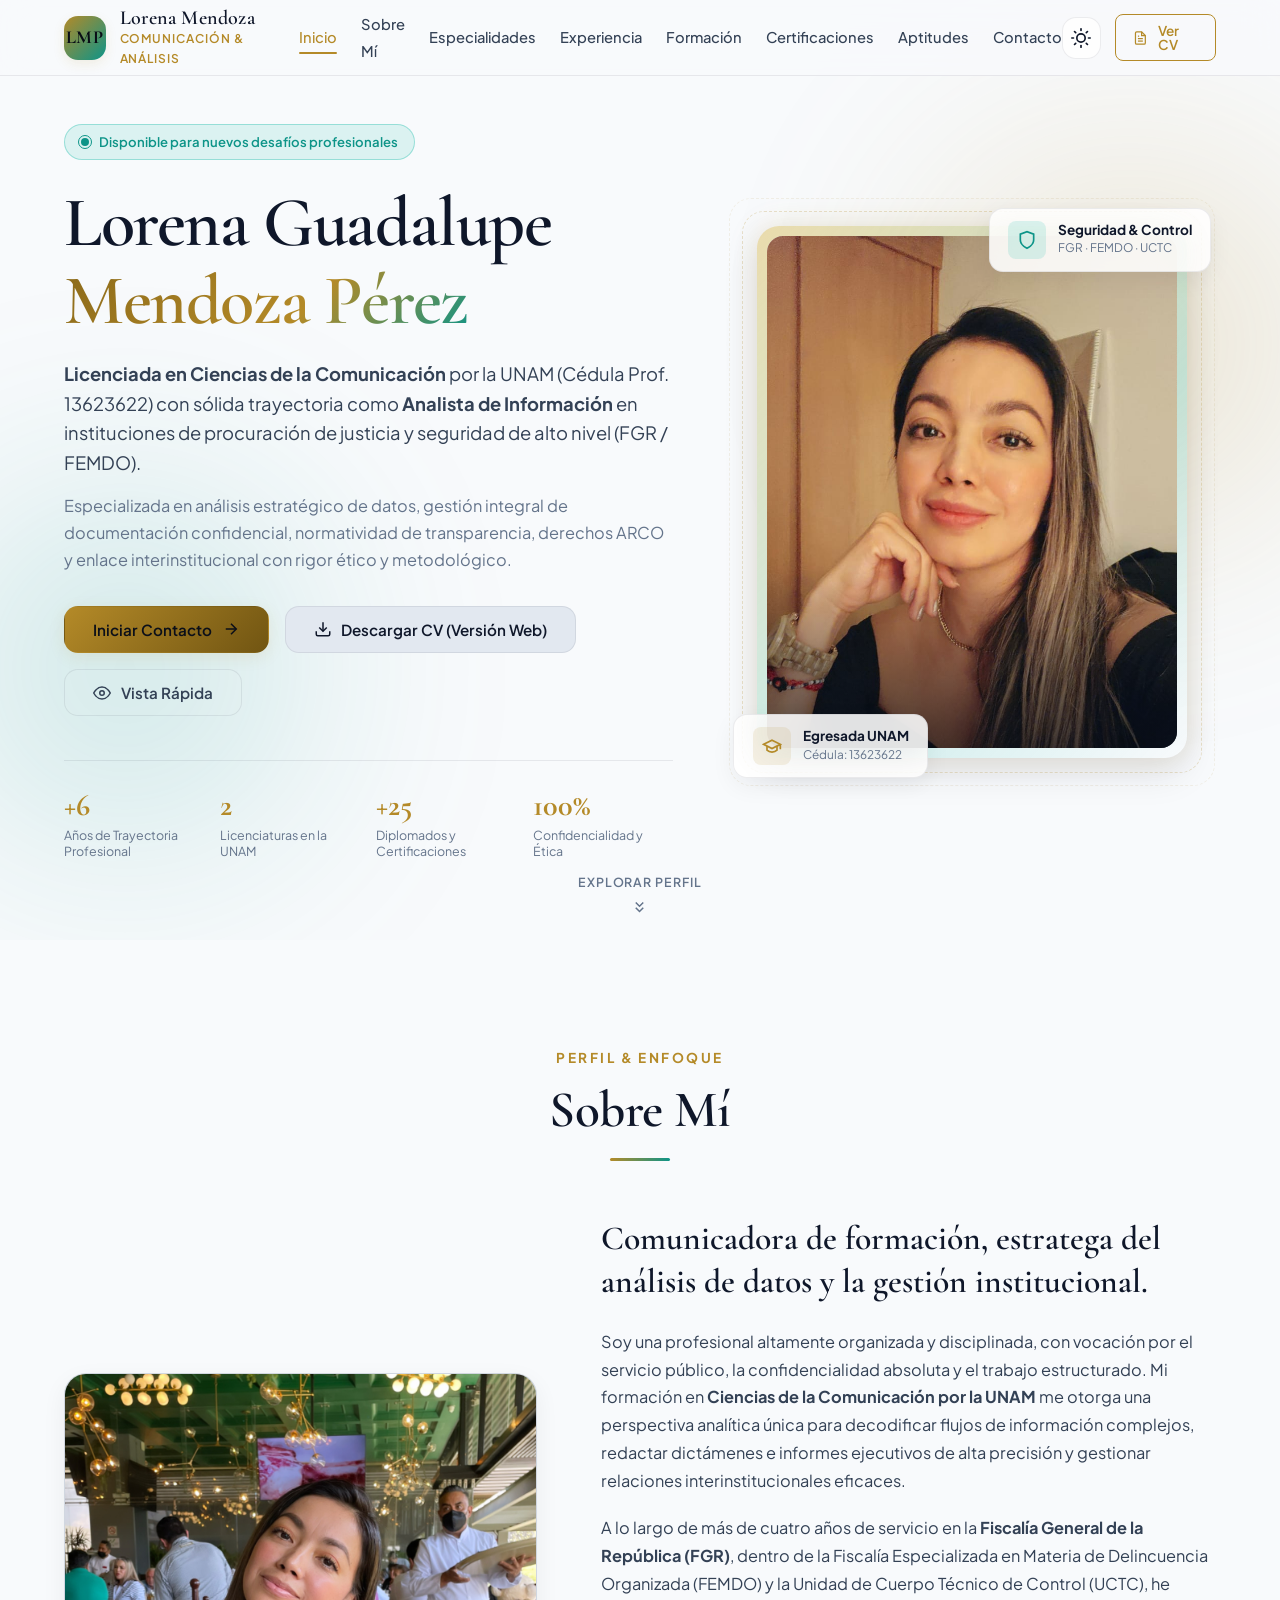
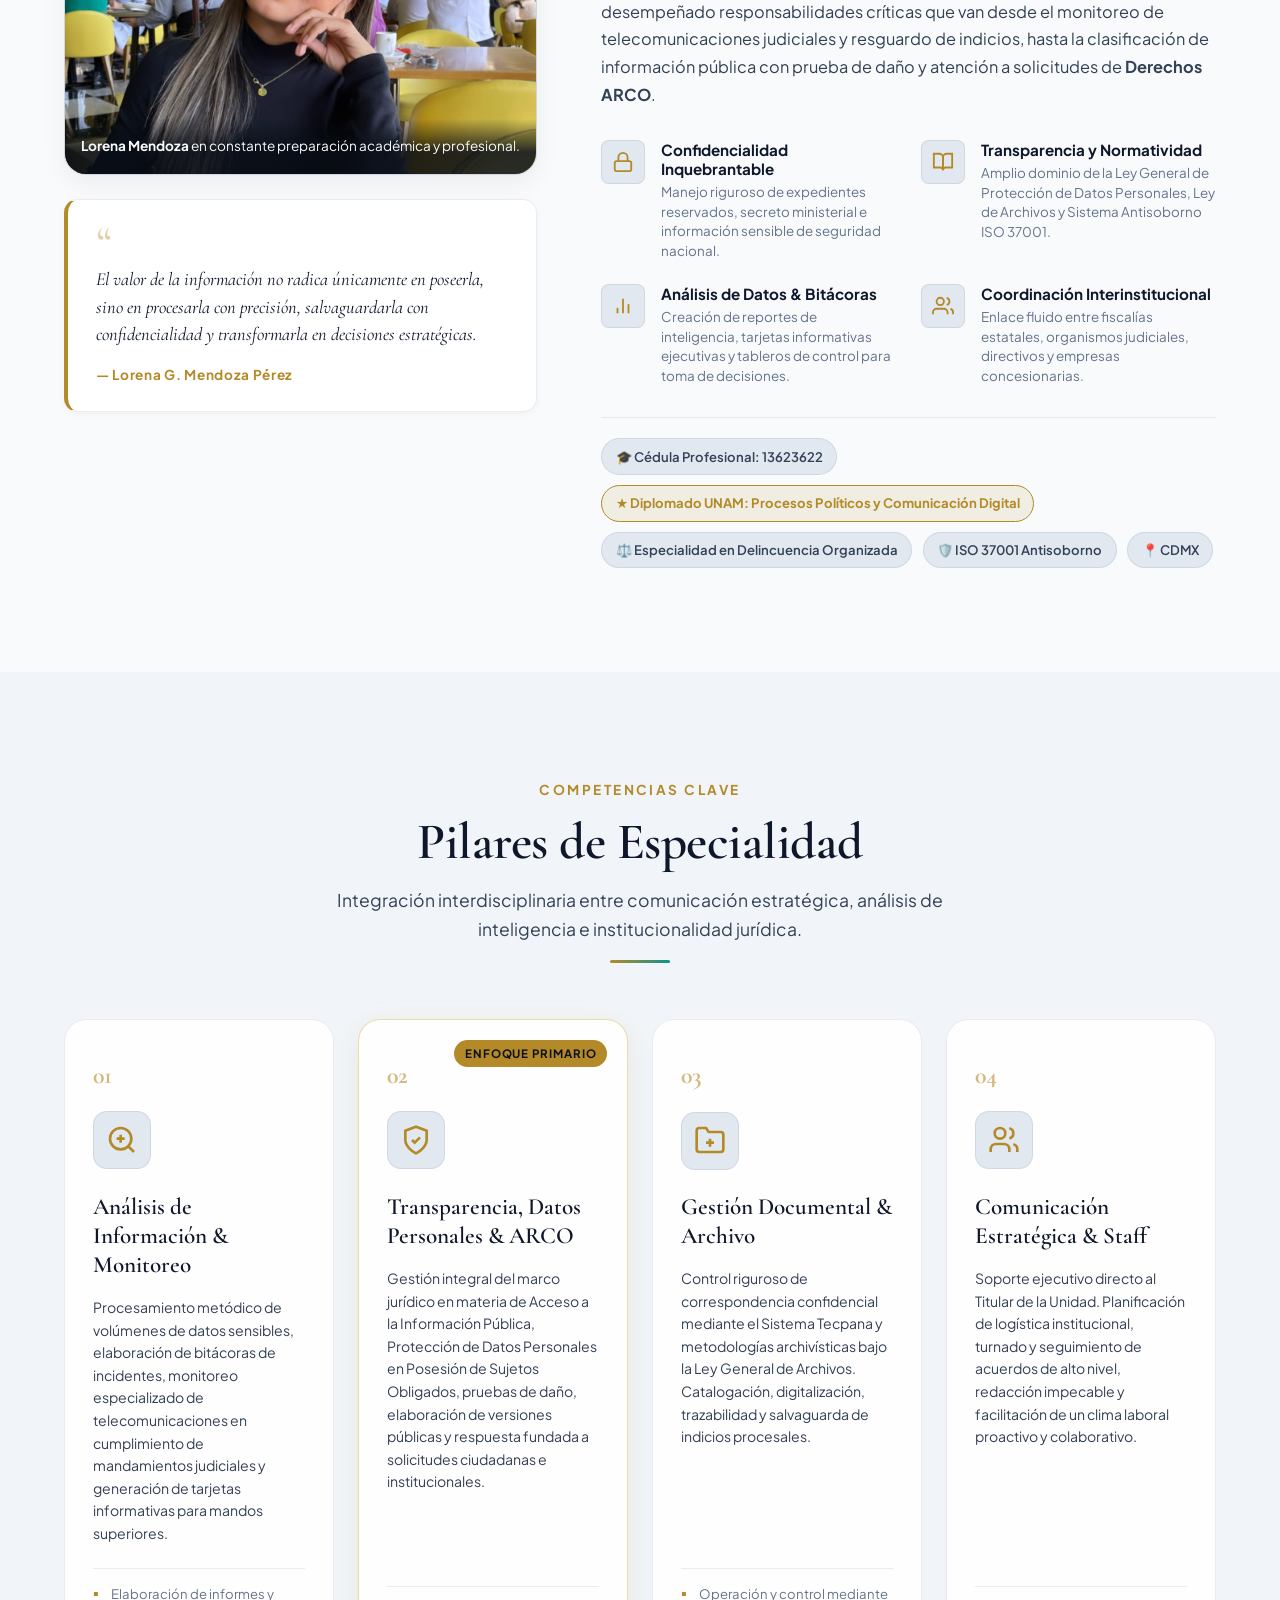
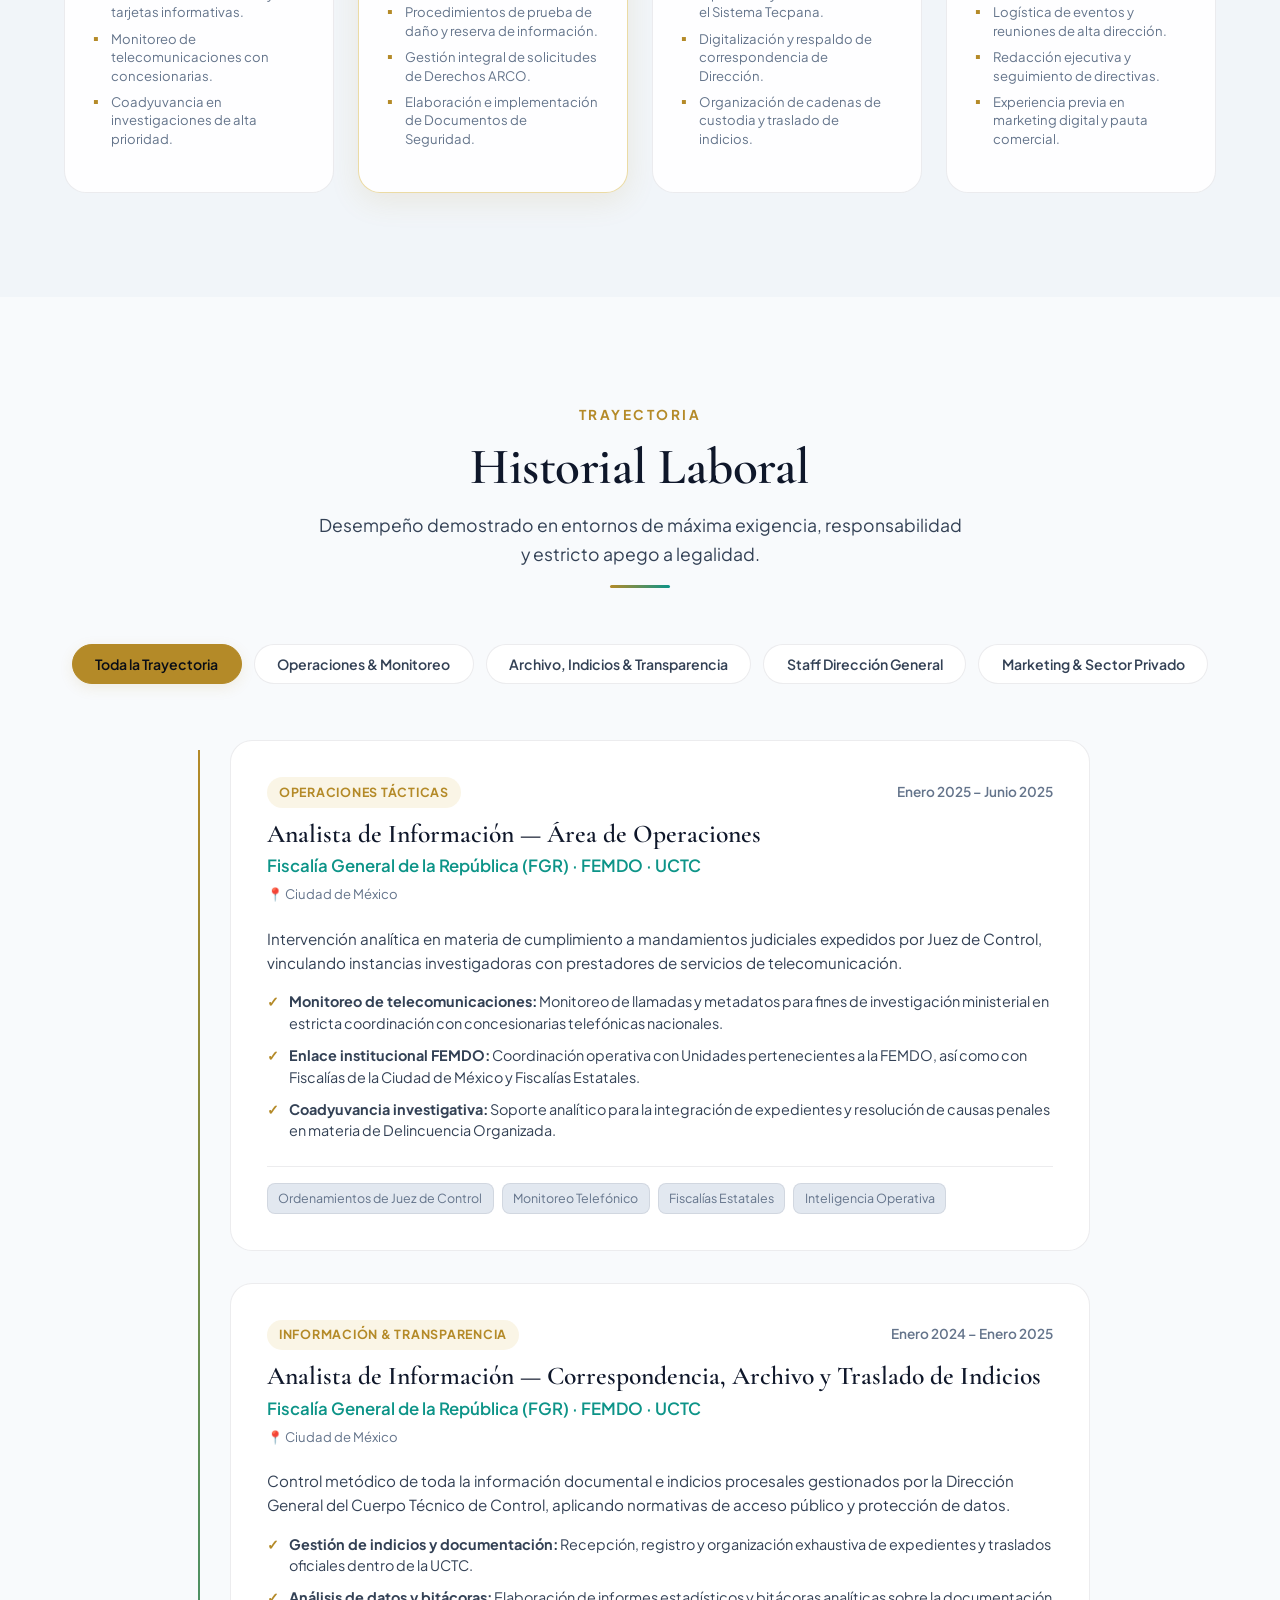
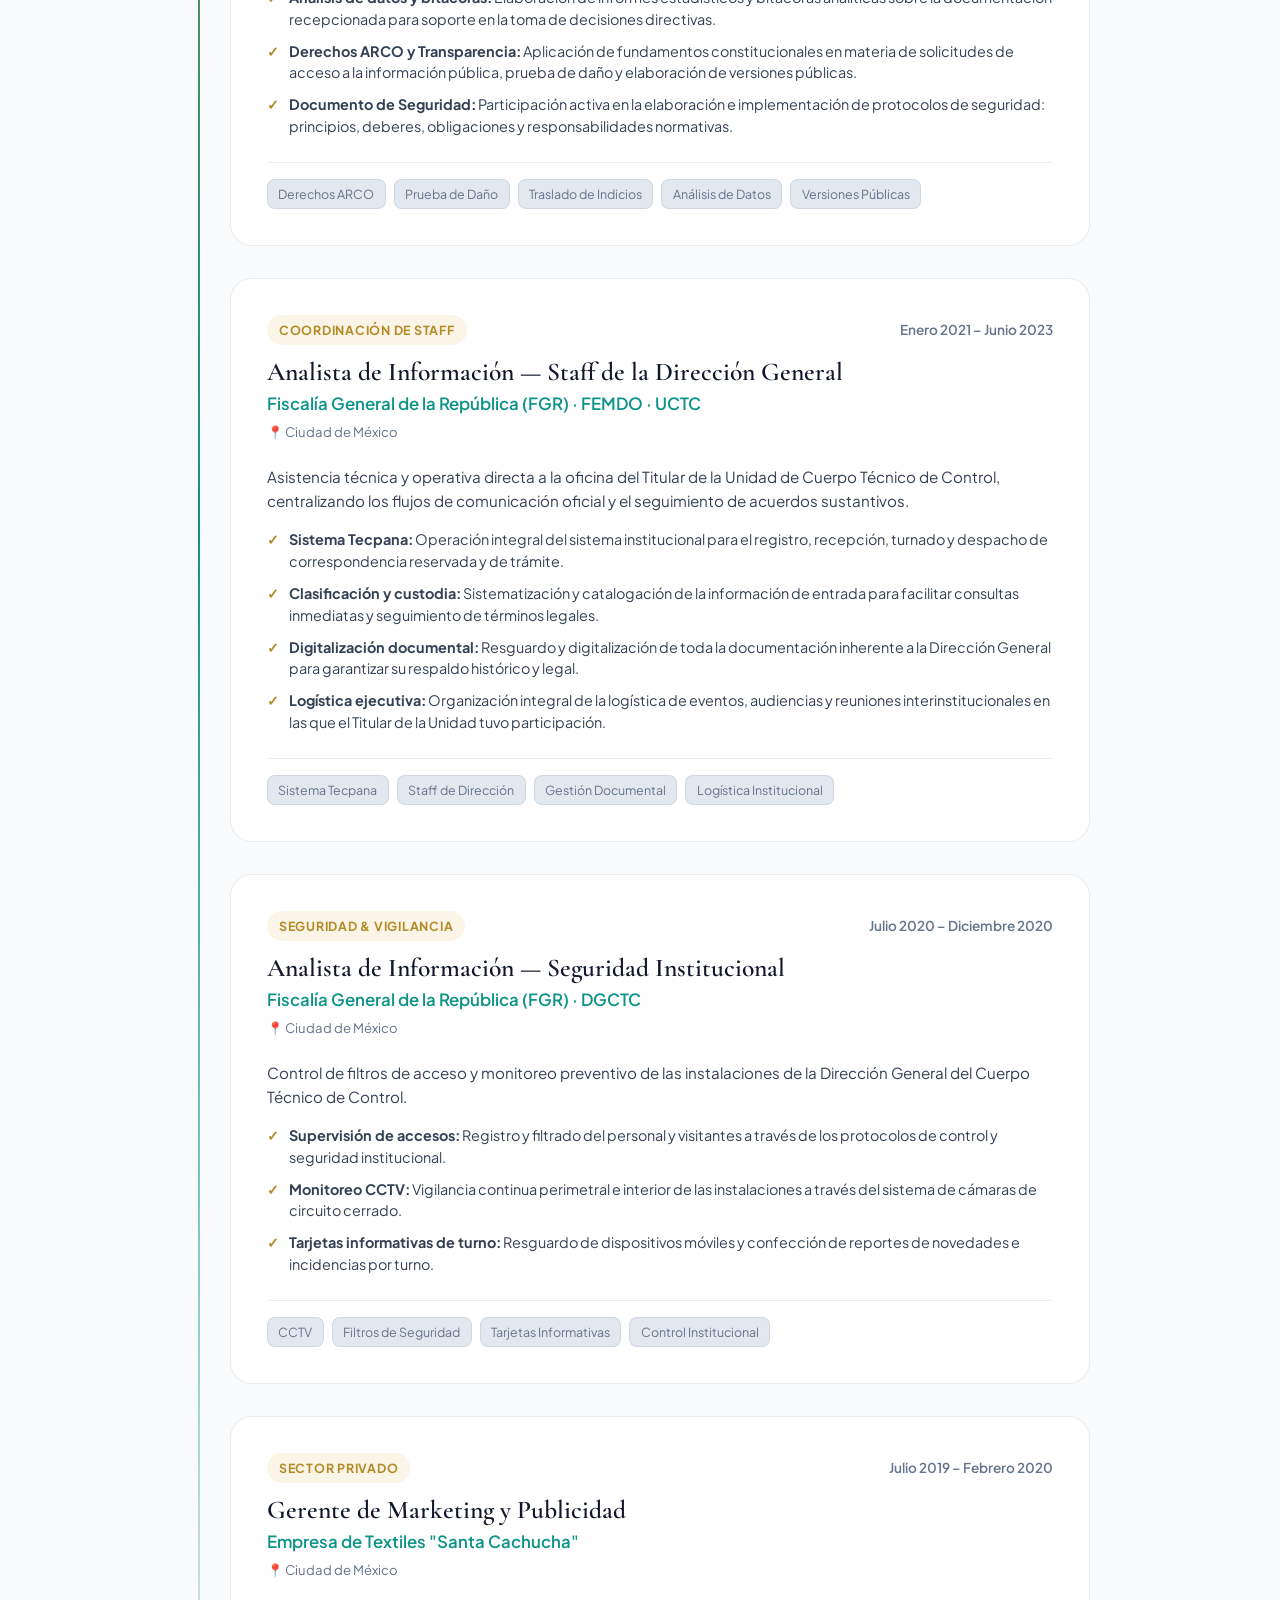
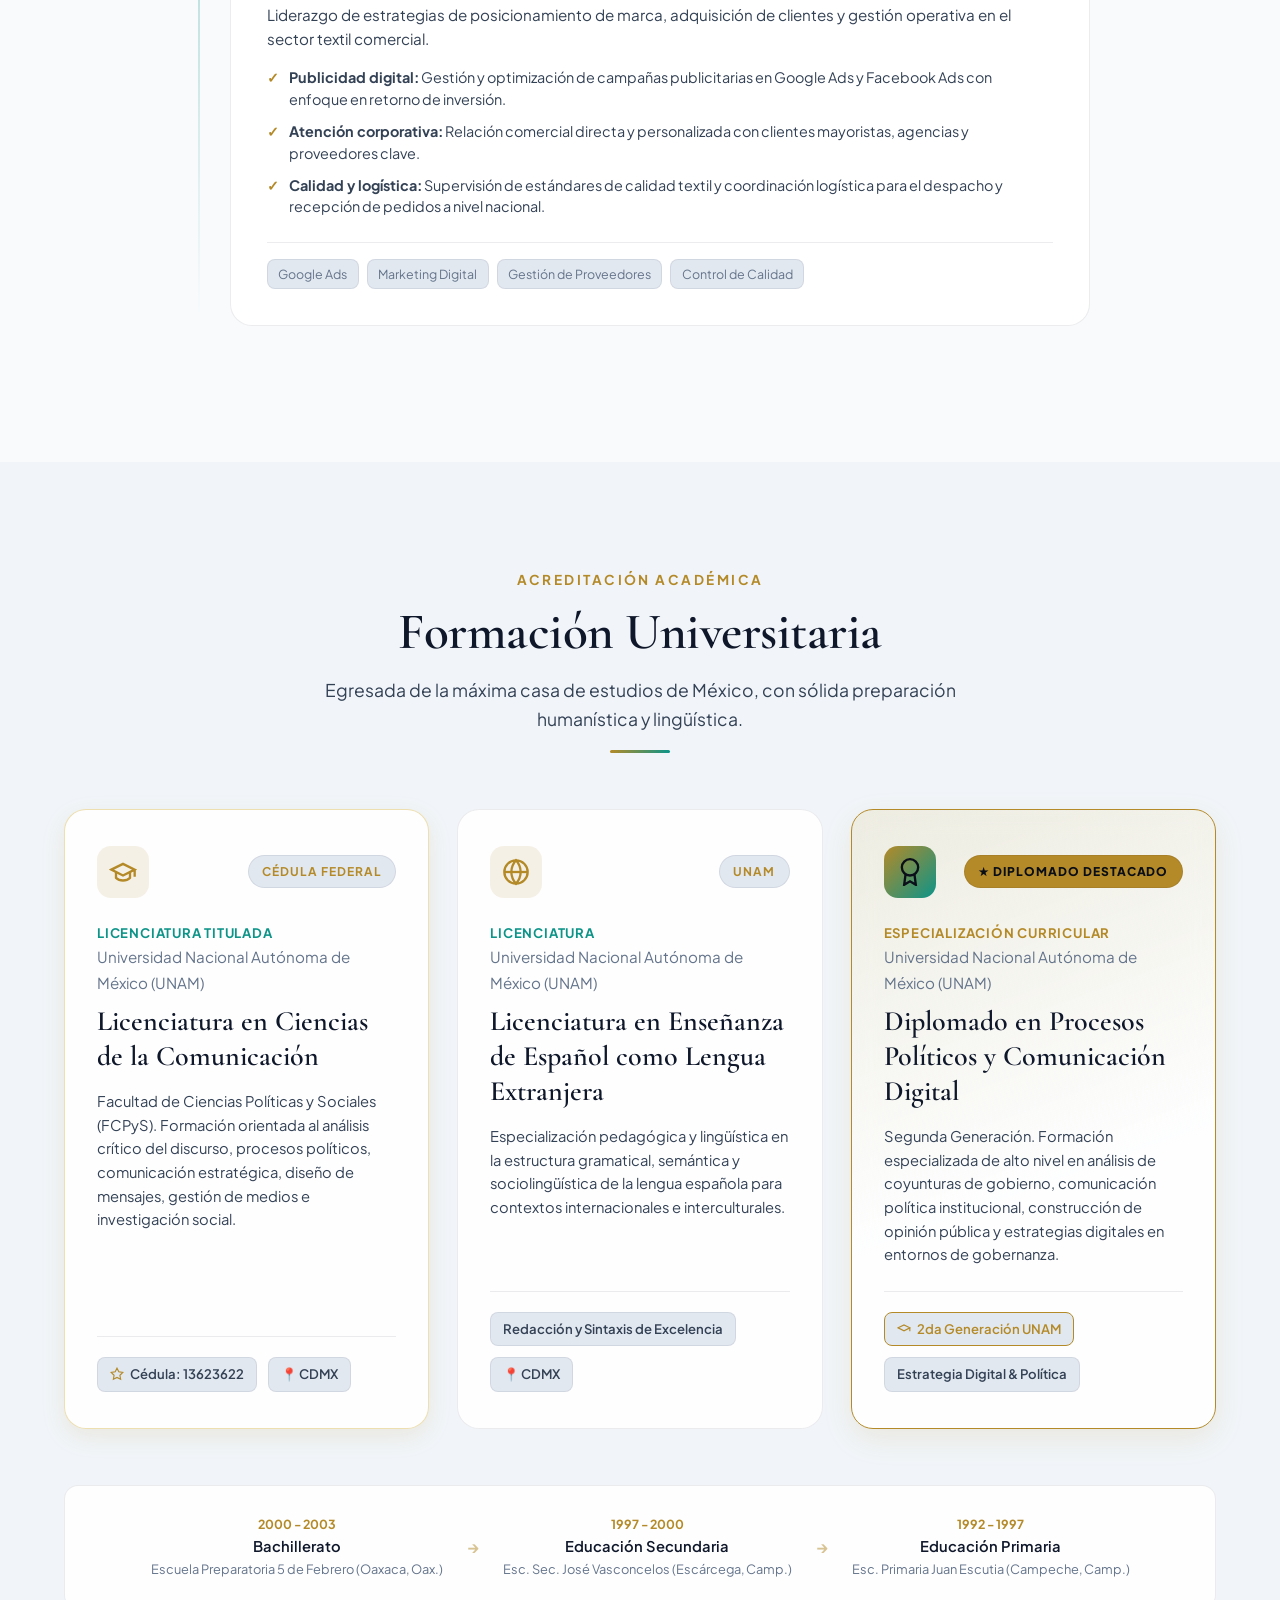
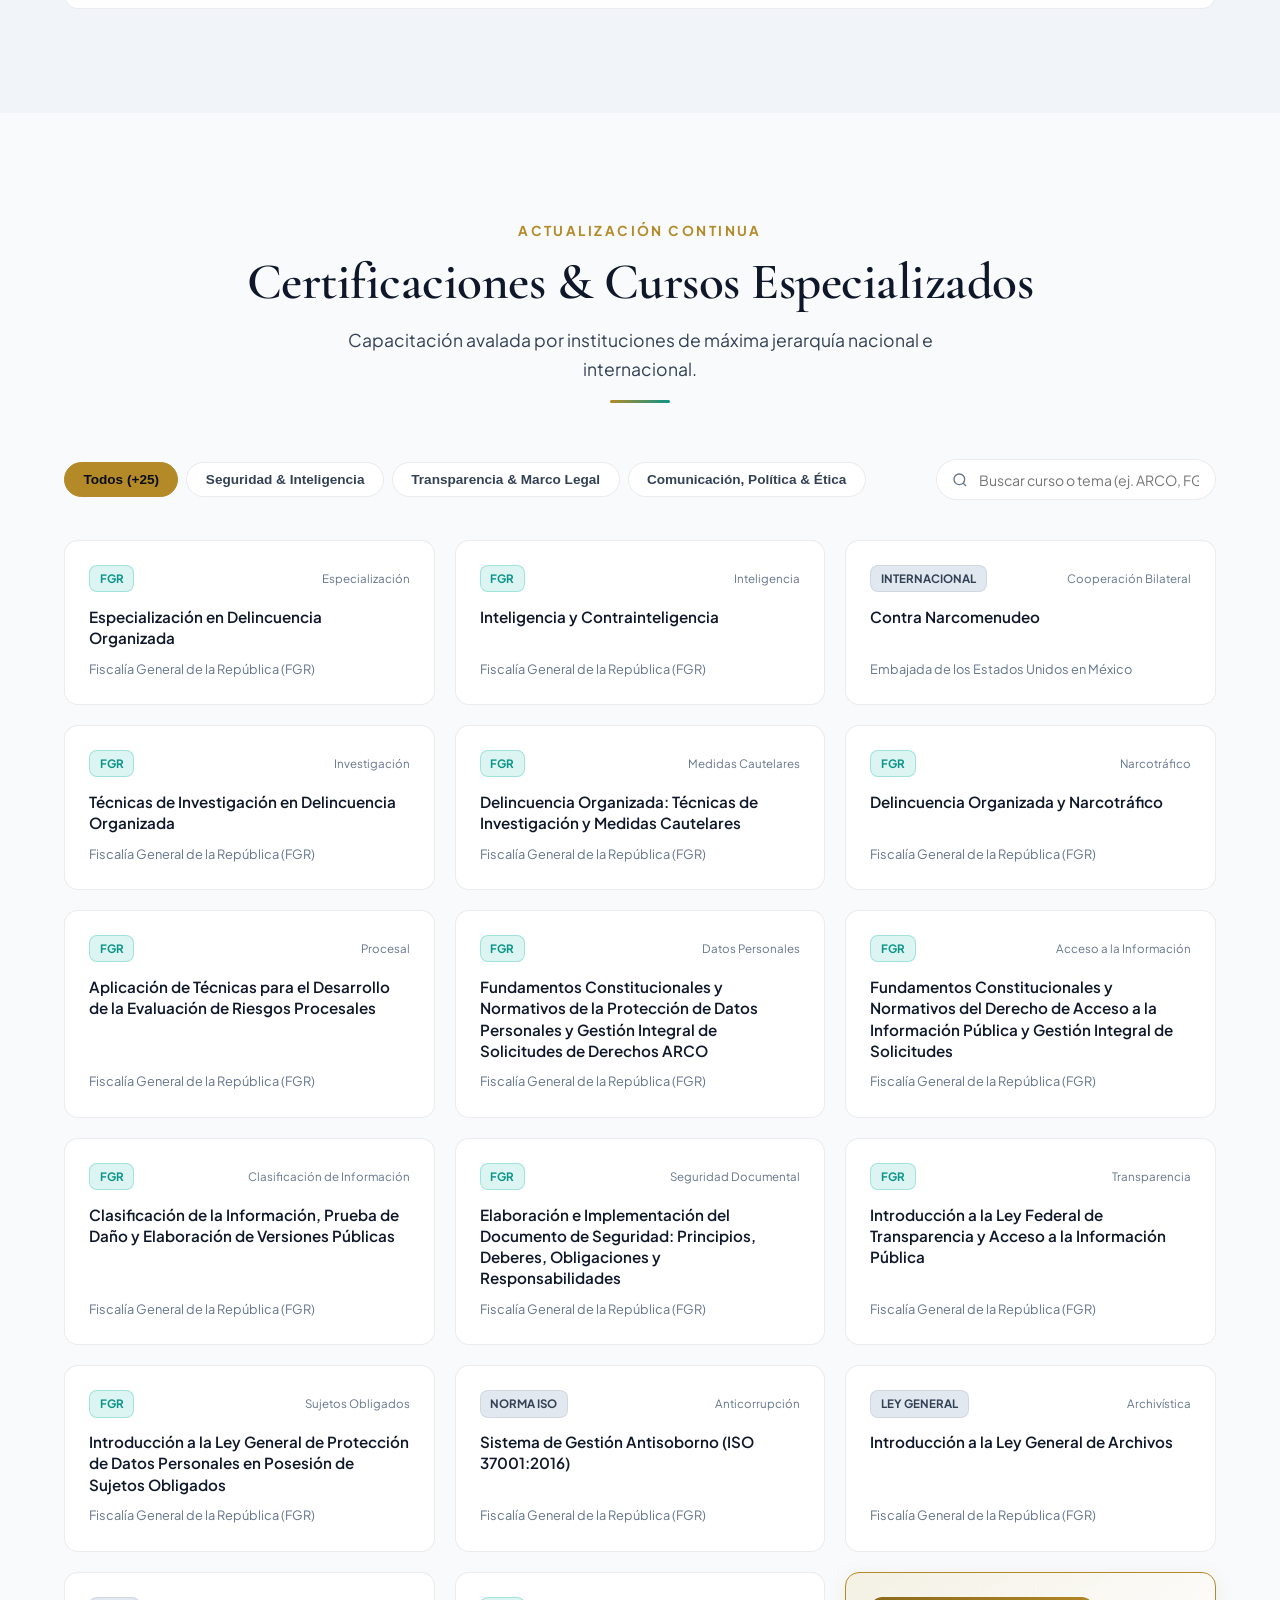
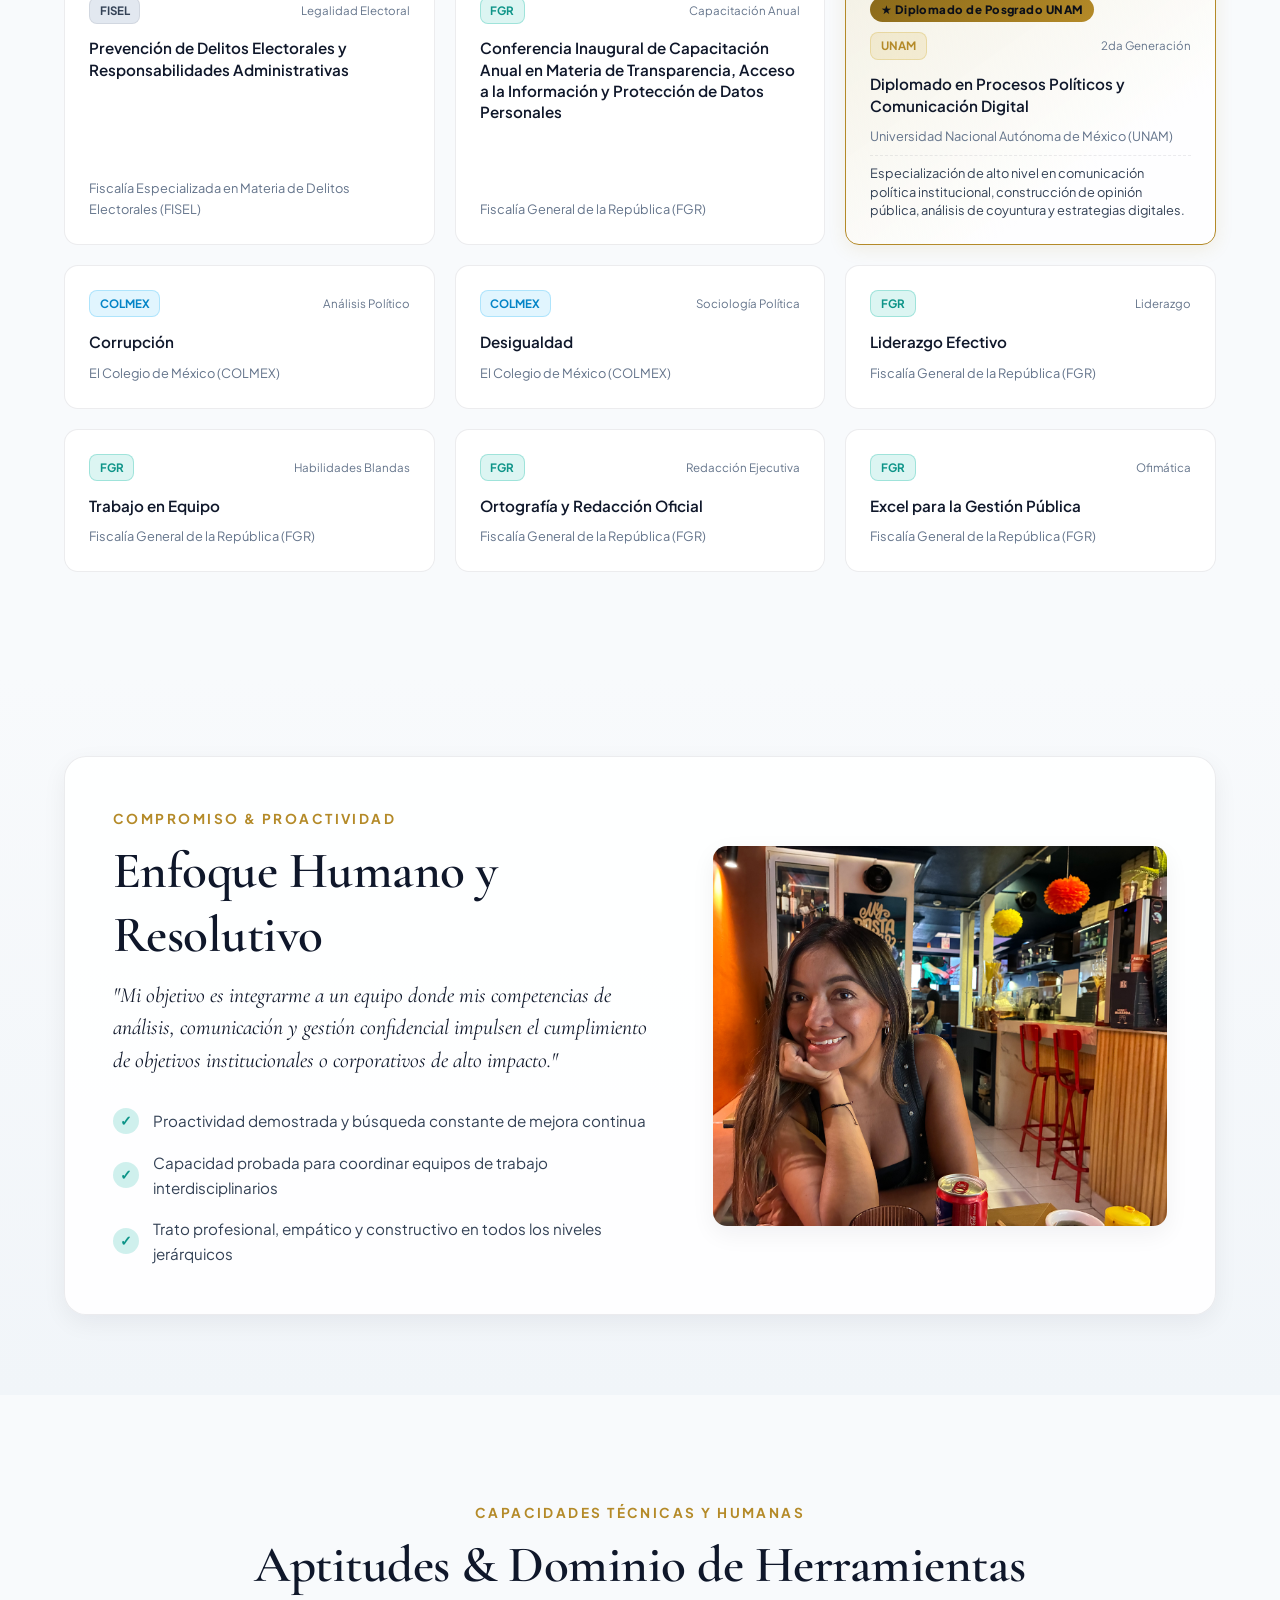
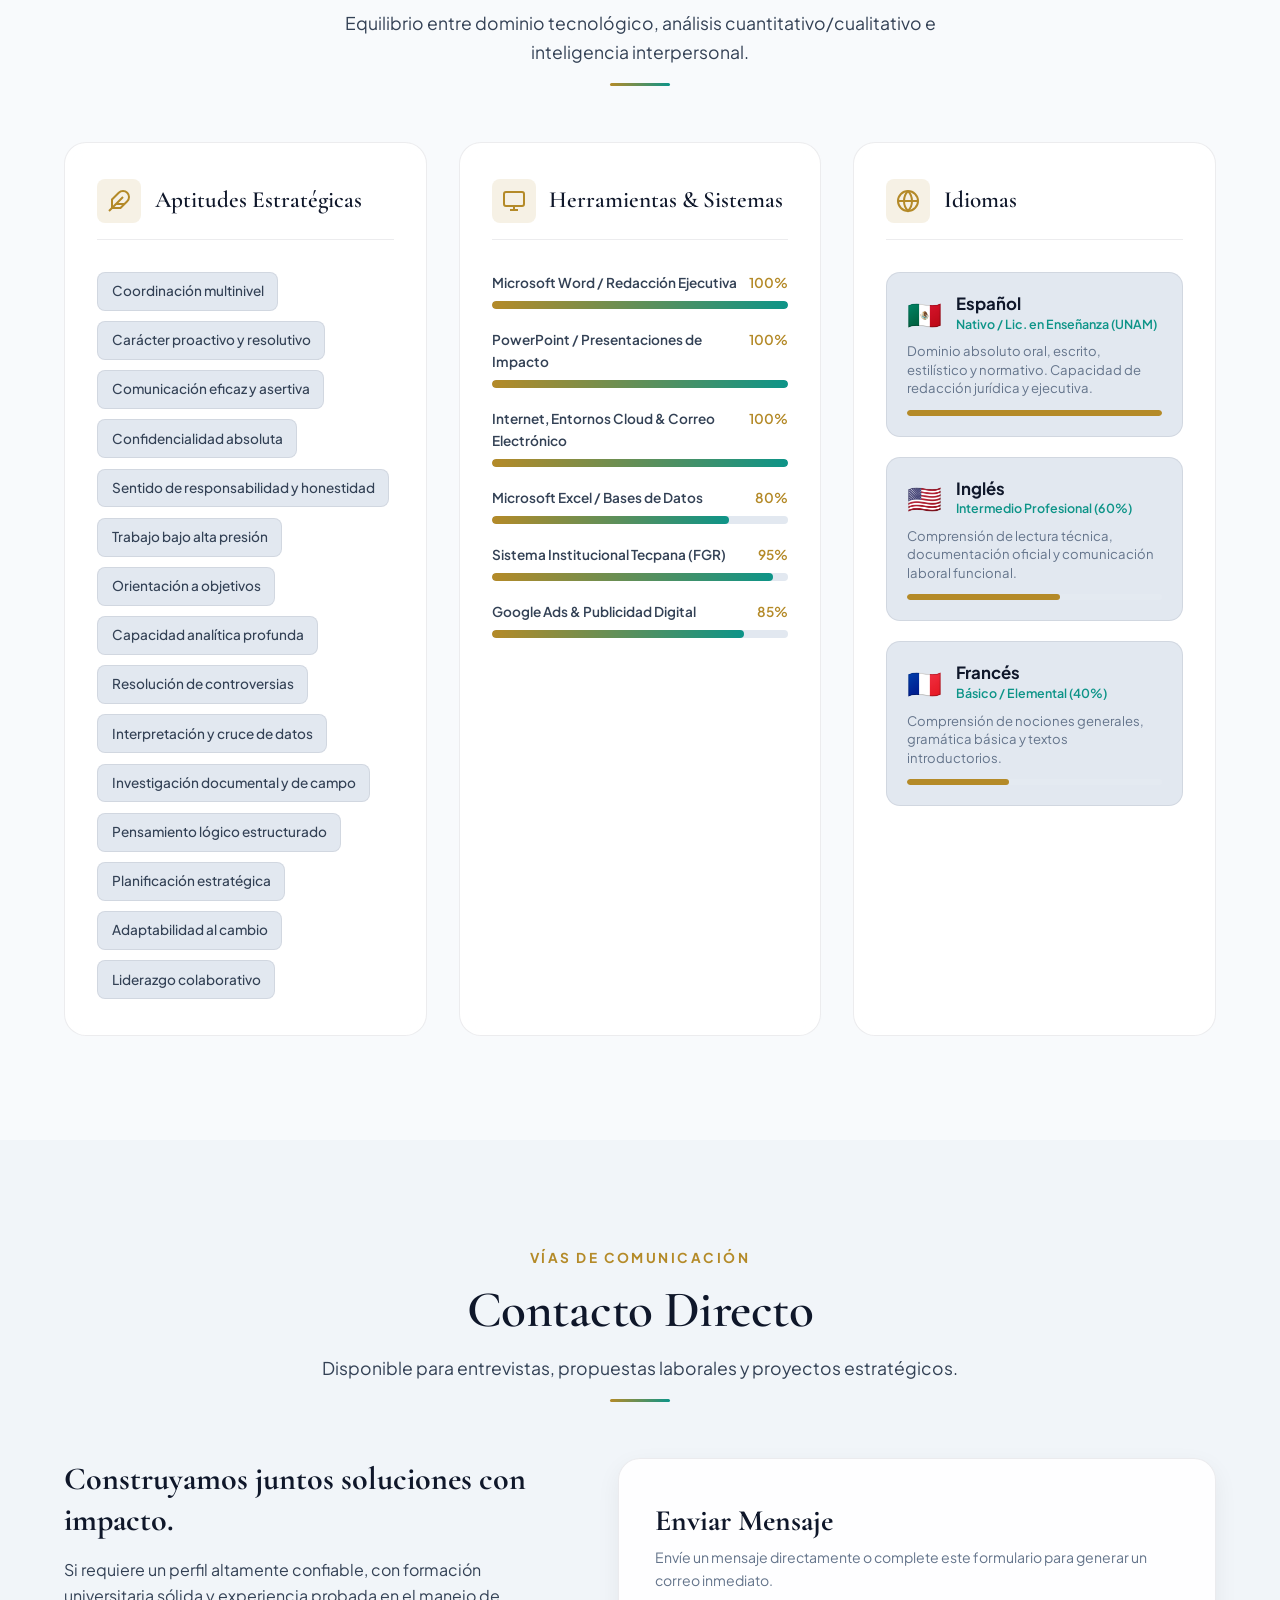
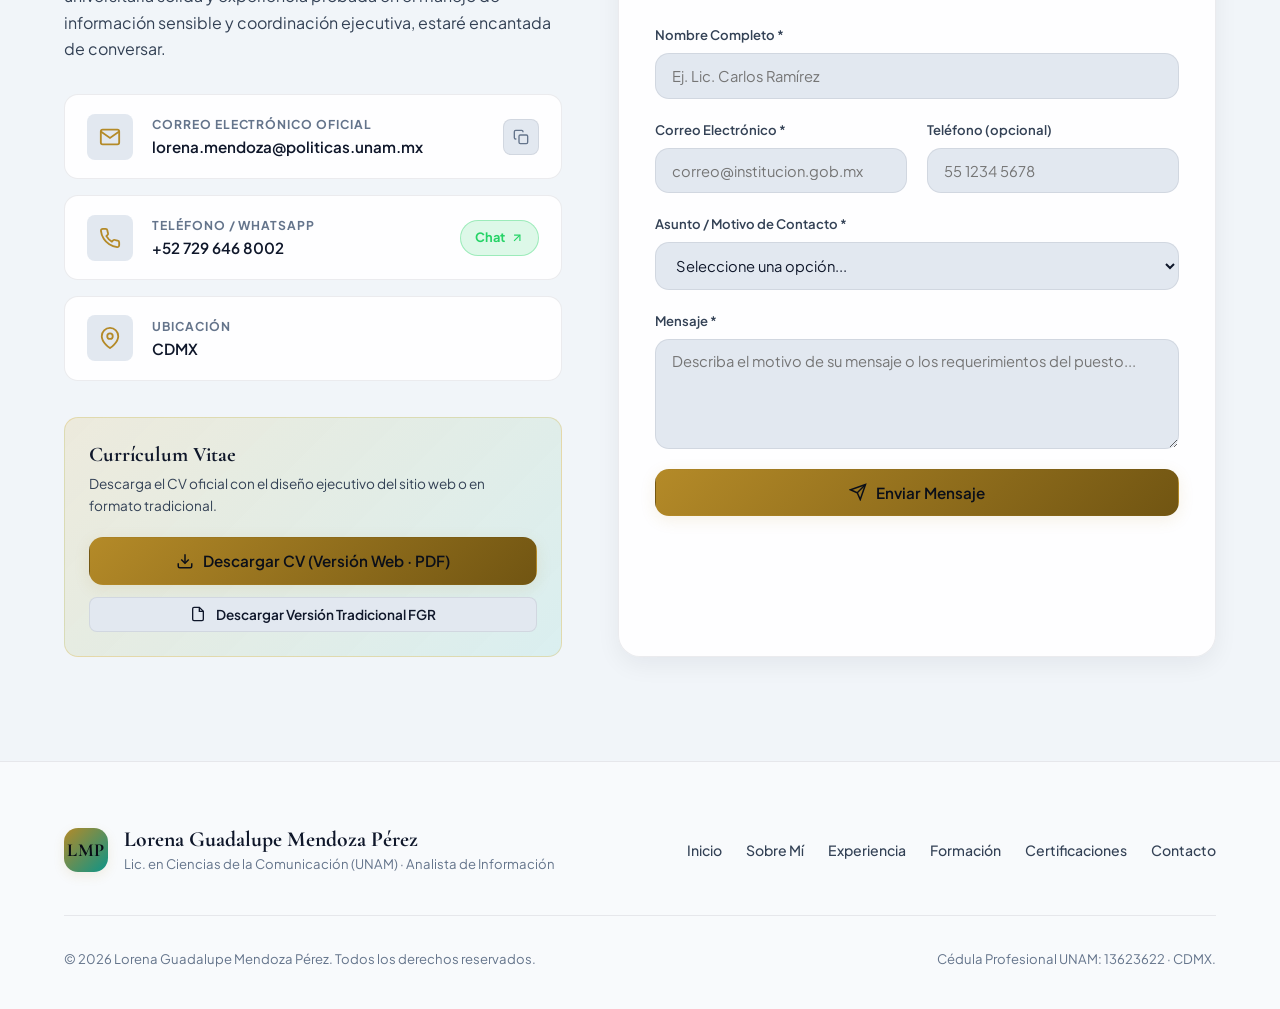
<file: index.html>
<!DOCTYPE html>
<html lang="es" data-theme="dark">
<head>
  <meta charset="UTF-8">
  <meta name="viewport" content="width=device-width, initial-scale=1.0">
  <title>Lorena Guadalupe Mendoza Pérez | Portafolio Profesional</title>
  <meta name="description" content="Portafolio profesional de Lorena Guadalupe Mendoza Pérez. Licenciada en Ciencias de la Comunicación (UNAM), especialista en Análisis de Información, Inteligencia Institucional, Transparencia y Gestión Estratégica.">
  <meta name="keywords" content="Lorena Mendoza Perez, Analista de Informacion, Ciencias de la Comunicacion, UNAM, FGR, Transparencia, Datos Personales, Portafolio Profesional">
  <meta name="author" content="Lorena Guadalupe Mendoza Pérez">

  <!-- Canonical & Social Sharing (WhatsApp, LinkedIn, Twitter/X) -->
  <link rel="canonical" href="https://0303163-lgtm.github.io/Portafolio-LMP/">
  <meta property="og:type" content="website">
  <meta property="og:site_name" content="Lorena Guadalupe Mendoza Pérez">
  <meta property="og:url" content="https://0303163-lgtm.github.io/Portafolio-LMP/">
  <meta property="og:title" content="Lorena Guadalupe Mendoza Pérez | Portafolio Profesional">
  <meta property="og:description" content="Licenciada en Ciencias de la Comunicación (UNAM) y Analista de Información. Trayectoria en FGR/FEMDO, transparencia, gestión documental y derechos ARCO.">
  <meta property="og:image" content="https://0303163-lgtm.github.io/Portafolio-LMP/assets/images/lorena-hero.jpg">
  <meta property="og:image:secure_url" content="https://0303163-lgtm.github.io/Portafolio-LMP/assets/images/lorena-hero.jpg">
  <meta property="og:image:type" content="image/jpeg">
  <meta property="og:image:width" content="800">
  <meta property="og:image:height" content="1000">

  <!-- Twitter / X Card -->
  <meta name="twitter:card" content="summary_large_image">
  <meta name="twitter:title" content="Lorena Guadalupe Mendoza Pérez | Portafolio Profesional">
  <meta name="twitter:description" content="Licenciada en Ciencias de la Comunicación (UNAM) y Analista de Información.">
  <meta name="twitter:image" content="https://0303163-lgtm.github.io/Portafolio-LMP/assets/images/lorena-hero.jpg">

  <!-- Google Fonts -->
  <link rel="preconnect" href="https://fonts.googleapis.com">
  <link rel="preconnect" href="https://fonts.gstatic.com" crossorigin>
  <link href="https://fonts.googleapis.com/css2?family=Cormorant+Garamond:ital,wght@0,500;0,600;0,700;1,400&family=Plus+Jakarta+Sans:wght@300;400;500;600;700;800&display=swap" rel="stylesheet">

  <link rel="stylesheet" href="styles.css">
</head>
<body>
  <!-- Scroll Progress Indicator -->
  <div class="scroll-progress-bar" id="scrollProgressBar"></div>

  <!-- Header / Navbar -->
  <header class="navbar" id="navbar">
    <div class="container nav-container">
      <a href="#inicio" class="nav-brand" aria-label="Inicio">
        <span class="brand-monogram">LMP</span>
        <div class="brand-text">
          <span class="brand-name">Lorena Mendoza</span>
          <span class="brand-subtitle">Comunicación & Análisis</span>
        </div>
      </a>

      <nav class="nav-menu" id="navMenu">
        <ul class="nav-list">
          <li><a href="#inicio" class="nav-link active">Inicio</a></li>
          <li><a href="#sobre-mi" class="nav-link">Sobre Mí</a></li>
          <li><a href="#pilares" class="nav-link">Especialidades</a></li>
          <li><a href="#experiencia" class="nav-link">Experiencia</a></li>
          <li><a href="#formacion" class="nav-link">Formación</a></li>
          <li><a href="#cursos" class="nav-link">Certificaciones</a></li>
          <li><a href="#habilidades" class="nav-link">Aptitudes</a></li>
          <li><a href="#contacto" class="nav-link">Contacto</a></li>
        </ul>
      </nav>

      <div class="nav-actions">
        <!-- Theme Toggle -->
        <button id="themeToggle" class="btn-icon" aria-label="Cambiar tema de color" title="Alternar tema claro/oscuro">
          <svg class="theme-icon sun-icon" viewBox="0 0 24 24" width="20" height="20" fill="none" stroke="currentColor" stroke-width="2" stroke-linecap="round" stroke-linejoin="round">
            <circle cx="12" cy="12" r="5"></circle>
            <line x1="12" y1="1" x2="12" y2="3"></line>
            <line x1="12" y1="21" x2="12" y2="23"></line>
            <line x1="4.22" y1="4.22" x2="5.64" y2="5.64"></line>
            <line x1="18.36" y1="18.36" x2="19.78" y2="19.78"></line>
            <line x1="1" y1="12" x2="3" y2="12"></line>
            <line x1="21" y1="12" x2="23" y2="12"></line>
            <line x1="4.22" y1="19.78" x2="5.64" y2="18.36"></line>
            <line x1="18.36" y1="5.64" x2="19.78" y2="4.22"></line>
          </svg>
          <svg class="theme-icon moon-icon" viewBox="0 0 24 24" width="20" height="20" fill="none" stroke="currentColor" stroke-width="2" stroke-linecap="round" stroke-linejoin="round">
            <path d="M21 12.79A9 9 0 1 1 11.21 3 7 7 0 0 0 21 12.79z"></path>
          </svg>
        </button>

        <a href="#cv-modal" id="openCvModalBtn" class="btn btn-outline btn-sm nav-cv-btn">
          <svg viewBox="0 0 24 24" width="16" height="16" fill="none" stroke="currentColor" stroke-width="2"><path d="M14 2H6a2 2 0 0 0-2 2v16a2 2 0 0 0 2 2h12a2 2 0 0 0 2-2V8z"></path><polyline points="14 2 14 8 20 8"></polyline><line x1="16" y1="13" x2="8" y2="13"></line><line x1="16" y1="17" x2="8" y2="17"></line><polyline points="10 9 9 9 8 9"></polyline></svg>
          <span>Ver CV</span>
        </a>

        <!-- Mobile Menu Toggle Button -->
        <button id="mobileMenuBtn" class="btn-icon mobile-menu-toggle" aria-label="Abrir menú" aria-expanded="false">
          <span class="hamburger-bar"></span>
          <span class="hamburger-bar"></span>
          <span class="hamburger-bar"></span>
        </button>
      </div>
    </div>
  </header>

  <main>
    <!-- Hero Section -->
    <section class="hero-section" id="inicio">
      <div class="ambient-glow glow-1"></div>
      <div class="ambient-glow glow-2"></div>
      <div class="container hero-container">
        <div class="hero-content">
          <div class="status-pill animate-fade-in">
            <span class="pulse-dot"></span>
            <span>Disponible para nuevos desafíos profesionales</span>
          </div>

          <h1 class="hero-title animate-fade-in-up delay-1">
            Lorena Guadalupe <br>
            <span class="text-gradient">Mendoza Pérez</span>
          </h1>

          <p class="hero-subtitle animate-fade-in-up delay-2">
            <strong>Licenciada en Ciencias de la Comunicación</strong> por la UNAM (Cédula Prof. 13623622) con sólida trayectoria como <strong>Analista de Información</strong> en instituciones de procuración de justicia y seguridad de alto nivel (FGR / FEMDO).
          </p>

          <p class="hero-lead animate-fade-in-up delay-3">
            Especializada en análisis estratégico de datos, gestión integral de documentación confidencial, normatividad de transparencia, derechos ARCO y enlace interinstitucional con rigor ético y metodológico.
          </p>

          <div class="hero-cta-group animate-fade-in-up delay-4">
            <a href="#contacto" class="btn btn-primary">
              <span>Iniciar Contacto</span>
              <svg viewBox="0 0 24 24" width="18" height="18" fill="none" stroke="currentColor" stroke-width="2"><line x1="5" y1="12" x2="19" y2="12"></line><polyline points="12 5 19 12 12 19"></polyline></svg>
            </a>
            <a href="assets/docs/CV_Lorena_Mendoza_Perez_Web.pdf" download="CV_Lorena_Guadalupe_Mendoza_Perez_Web.pdf" class="btn btn-secondary" title="Descargar CV con diseño y formato del sitio web">
              <svg viewBox="0 0 24 24" width="18" height="18" fill="none" stroke="currentColor" stroke-width="2"><path d="M21 15v4a2 2 0 0 1-2 2H5a2 2 0 0 1-2-2v-4"></path><polyline points="7 10 12 15 17 10"></polyline><line x1="12" y1="15" x2="12" y2="3"></line></svg>
              <span>Descargar CV (Versión Web)</span>
            </a>
            <button id="quickViewCvHero" class="btn btn-ghost" title="Vista previa del CV en pantalla">
              <svg viewBox="0 0 24 24" width="18" height="18" fill="none" stroke="currentColor" stroke-width="2"><path d="M1 12s4-8 11-8 11 8 11 8-4 8-11 8-11-8-11-8z"></path><circle cx="12" cy="12" r="3"></circle></svg>
              <span>Vista Rápida</span>
            </button>
          </div>

          <!-- Quick Stat Cards -->
          <div class="hero-stats animate-fade-in-up delay-5">
            <div class="stat-card">
              <span class="stat-number">+6</span>
              <span class="stat-label">Años de Trayectoria Profesional</span>
            </div>
            <div class="stat-card">
              <span class="stat-number">2</span>
              <span class="stat-label">Licenciaturas en la UNAM</span>
            </div>
            <div class="stat-card">
              <span class="stat-number">+25</span>
              <span class="stat-label">Diplomados y Certificaciones</span>
            </div>
            <div class="stat-card">
              <span class="stat-number">100%</span>
              <span class="stat-label">Confidencialidad y Ética</span>
            </div>
          </div>
        </div>

        <div class="hero-visual animate-fade-in-right">
          <div class="visual-card-wrapper">
            <div class="visual-card-frame">
              <div class="visual-image-container">
                <img src="assets/images/lorena-hero.jpg" alt="Retrato profesional de Lorena Guadalupe Mendoza Pérez" class="hero-img" loading="eager">
                <div class="visual-overlay"></div>
              </div>

              <!-- Floating Badges -->
              <div class="floating-badge badge-top-right">
                <div class="badge-icon">
                  <svg viewBox="0 0 24 24" width="20" height="20" fill="none" stroke="currentColor" stroke-width="2"><path d="M12 22s8-4 8-10V5l-8-3-8 3v7c0 6 8 10 8 10z"></path></svg>
                </div>
                <div class="badge-content">
                  <span class="badge-title">Seguridad & Control</span>
                  <span class="badge-desc">FGR · FEMDO · UCTC</span>
                </div>
              </div>

              <div class="floating-badge badge-bottom-left">
                <div class="badge-icon unam-icon">
                  <svg viewBox="0 0 24 24" width="20" height="20" fill="none" stroke="currentColor" stroke-width="2"><path d="M22 10v6M2 10l10-5 10 5-10 5z"></path><path d="M6 12v5c3 3 9 3 12 0v-5"></path></svg>
                </div>
                <div class="badge-content">
                  <span class="badge-title">Egresada UNAM</span>
                  <span class="badge-desc">Cédula: 13623622</span>
                </div>
              </div>
            </div>

            <div class="visual-decor-ring ring-1"></div>
            <div class="visual-decor-ring ring-2"></div>
          </div>
        </div>
      </div>

      <div class="scroll-down-indicator">
        <a href="#sobre-mi" aria-label="Ir a la sección Sobre Mí">
          <span>Explorar Perfil</span>
          <svg viewBox="0 0 24 24" width="18" height="18" fill="none" stroke="currentColor" stroke-width="2"><path d="M7 13l5 5 5-5M7 6l5 5 5-5"/></svg>
        </a>
      </div>
    </section>

    <!-- Sobre Mí Section -->
    <section class="section about-section" id="sobre-mi">
      <div class="container">
        <div class="section-header text-center">
          <span class="section-subtitle">Perfil & Enfoque</span>
          <h2 class="section-title">Sobre Mí</h2>
          <div class="divider"></div>
        </div>

        <div class="about-grid">
          <div class="about-visual">
            <div class="about-img-box">
              <img src="assets/images/lorena-about.jpg" alt="Lorena Mendoza en espacio profesional" class="about-img" loading="lazy">
              <div class="about-img-caption">
                <p><strong>Lorena Mendoza</strong> en constante preparación académica y profesional.</p>
              </div>
            </div>
            
            <div class="quote-card">
              <div class="quote-mark">“</div>
              <p class="quote-text">
                El valor de la información no radica únicamente en poseerla, sino en procesarla con precisión, salvaguardarla con confidencialidad y transformarla en decisiones estratégicas.
              </p>
              <span class="quote-author">— Lorena G. Mendoza Pérez</span>
            </div>
          </div>

          <div class="about-text-content">
            <h3 class="about-heading">
              Comunicadora de formación, estratega del análisis de datos y la gestión institucional.
            </h3>

            <p class="about-description">
              Soy una profesional altamente organizada y disciplinada, con vocación por el servicio público, la confidencialidad absoluta y el trabajo estructurado. Mi formación en <strong>Ciencias de la Comunicación por la UNAM</strong> me otorga una perspectiva analítica única para decodificar flujos de información complejos, redactar dictámenes e informes ejecutivos de alta precisión y gestionar relaciones interinstitucionales eficaces.
            </p>

            <p class="about-description">
              A lo largo de más de cuatro años de servicio en la <strong>Fiscalía General de la República (FGR)</strong>, dentro de la Fiscalía Especializada en Materia de Delincuencia Organizada (FEMDO) y la Unidad de Cuerpo Técnico de Control (UCTC), he desempeñado responsabilidades críticas que van desde el monitoreo de telecomunicaciones judiciales y resguardo de indicios, hasta la clasificación de información pública con prueba de daño y atención a solicitudes de <strong>Derechos ARCO</strong>.
            </p>

            <div class="traits-grid">
              <div class="trait-item">
                <div class="trait-icon">
                  <svg viewBox="0 0 24 24" width="22" height="22" fill="none" stroke="currentColor" stroke-width="2"><rect x="3" y="11" width="18" height="11" rx="2" ry="2"></rect><path d="M7 11V7a5 5 0 0 1 10 0v4"></path></svg>
                </div>
                <div>
                  <h4 class="trait-title">Confidencialidad Inquebrantable</h4>
                  <p class="trait-desc">Manejo riguroso de expedientes reservados, secreto ministerial e información sensible de seguridad nacional.</p>
                </div>
              </div>

              <div class="trait-item">
                <div class="trait-icon">
                  <svg viewBox="0 0 24 24" width="22" height="22" fill="none" stroke="currentColor" stroke-width="2"><path d="M2 3h6a4 4 0 0 1 4 4v14a3 3 0 0 0-3-3H2z"></path><path d="M22 3h-6a4 4 0 0 0-4 4v14a3 3 0 0 1 3-3h7z"></path></svg>
                </div>
                <div>
                  <h4 class="trait-title">Transparencia y Normatividad</h4>
                  <p class="trait-desc">Amplio dominio de la Ley General de Protección de Datos Personales, Ley de Archivos y Sistema Antisoborno ISO 37001.</p>
                </div>
              </div>

              <div class="trait-item">
                <div class="trait-icon">
                  <svg viewBox="0 0 24 24" width="22" height="22" fill="none" stroke="currentColor" stroke-width="2"><line x1="18" y1="20" x2="18" y2="10"></line><line x1="12" y1="20" x2="12" y2="4"></line><line x1="6" y1="20" x2="6" y2="14"></line></svg>
                </div>
                <div>
                  <h4 class="trait-title">Análisis de Datos & Bitácoras</h4>
                  <p class="trait-desc">Creación de reportes de inteligencia, tarjetas informativas ejecutivas y tableros de control para toma de decisiones.</p>
                </div>
              </div>

              <div class="trait-item">
                <div class="trait-icon">
                  <svg viewBox="0 0 24 24" width="22" height="22" fill="none" stroke="currentColor" stroke-width="2"><path d="M17 21v-2a4 4 0 0 0-4-4H5a4 4 0 0 0-4 4v2"></path><circle cx="9" cy="7" r="4"></circle><path d="M23 21v-2a4 4 0 0 0-3-3.87"></path><path d="M16 3.13a4 4 0 0 1 0 7.75"></path></svg>
                </div>
                <div>
                  <h4 class="trait-title">Coordinación Interinstitucional</h4>
                  <p class="trait-desc">Enlace fluido entre fiscalías estatales, organismos judiciales, directivos y empresas concesionarias.</p>
                </div>
              </div>
            </div>

            <!-- Quick Data Checklist -->
            <div class="credentials-badge-strip">
              <span class="cred-chip">🎓 Cédula Profesional: 13623622</span>
              <span class="cred-chip" style="border-color: var(--accent-gold); background: var(--accent-gold-glow); color: var(--accent-gold); font-weight: 700;">★ Diplomado UNAM: Procesos Políticos y Comunicación Digital</span>
              <span class="cred-chip">⚖️ Especialidad en Delincuencia Organizada</span>
              <span class="cred-chip">🛡️ ISO 37001 Antisoborno</span>
              <span class="cred-chip">📍 CDMX</span>
            </div>
          </div>
        </div>
      </div>
    </section>

    <!-- Pilares de Especialidad -->
    <section class="section pillars-section" id="pilares">
      <div class="container">
        <div class="section-header text-center">
          <span class="section-subtitle">Competencias Clave</span>
          <h2 class="section-title">Pilares de Especialidad</h2>
          <p class="section-lead">Integración interdisciplinaria entre comunicación estratégica, análisis de inteligencia e institucionalidad jurídica.</p>
          <div class="divider"></div>
        </div>

        <div class="pillars-grid">
          <!-- Pilar 1 -->
          <div class="pillar-card">
            <div class="pillar-number">01</div>
            <div class="pillar-icon">
              <svg viewBox="0 0 24 24" width="32" height="32" fill="none" stroke="currentColor" stroke-width="2"><circle cx="11" cy="11" r="8"></circle><line x1="21" y1="21" x2="16.65" y2="16.65"></line><line x1="11" y1="8" x2="11" y2="14"></line><line x1="8" y1="11" x2="14" y2="11"></line></svg>
            </div>
            <h3 class="pillar-title">Análisis de Información & Monitoreo</h3>
            <p class="pillar-desc">
              Procesamiento metódico de volúmenes de datos sensibles, elaboración de bitácoras de incidentes, monitoreo especializado de telecomunicaciones en cumplimiento de mandamientos judiciales y generación de tarjetas informativas para mandos superiores.
            </p>
            <ul class="pillar-points">
              <li>Elaboración de informes y tarjetas informativas.</li>
              <li>Monitoreo de telecomunicaciones con concesionarias.</li>
              <li>Coadyuvancia en investigaciones de alta prioridad.</li>
            </ul>
          </div>

          <!-- Pilar 2 -->
          <div class="pillar-card highlighted-pillar">
            <div class="pillar-badge">Enfoque Primario</div>
            <div class="pillar-number">02</div>
            <div class="pillar-icon">
              <svg viewBox="0 0 24 24" width="32" height="32" fill="none" stroke="currentColor" stroke-width="2"><path d="M12 22s8-4 8-10V5l-8-3-8 3v7c0 6 8 10 8 10z"></path><path d="M9 12l2 2 4-4"></path></svg>
            </div>
            <h3 class="pillar-title">Transparencia, Datos Personales & ARCO</h3>
            <p class="pillar-desc">
              Gestión integral del marco jurídico en materia de Acceso a la Información Pública, Protección de Datos Personales en Posesión de Sujetos Obligados, pruebas de daño, elaboración de versiones públicas y respuesta fundada a solicitudes ciudadanas e institucionales.
            </p>
            <ul class="pillar-points">
              <li>Procedimientos de prueba de daño y reserva de información.</li>
              <li>Gestión integral de solicitudes de Derechos ARCO.</li>
              <li>Elaboración e implementación de Documentos de Seguridad.</li>
            </ul>
          </div>

          <!-- Pilar 3 -->
          <div class="pillar-card">
            <div class="pillar-number">03</div>
            <div class="pillar-icon">
              <svg viewBox="0 0 24 24" width="32" height="32" fill="none" stroke="currentColor" stroke-width="2"><path d="M22 19a2 2 0 0 1-2 2H4a2 2 0 0 1-2-2V5a2 2 0 0 1 2-2h5l2 3h9a2 2 0 0 1 2 2z"></path><line x1="12" y1="11" x2="12" y2="17"></line><line x1="9" y1="14" x2="15" y2="14"></line></svg>
            </div>
            <h3 class="pillar-title">Gestión Documental & Archivo</h3>
            <p class="pillar-desc">
              Control riguroso de correspondencia confidencial mediante el Sistema Tecpana y metodologías archivísticas bajo la Ley General de Archivos. Catalogación, digitalización, trazabilidad y salvaguarda de indicios procesales.
            </p>
            <ul class="pillar-points">
              <li>Operación y control mediante el Sistema Tecpana.</li>
              <li>Digitalización y respaldo de correspondencia de Dirección.</li>
              <li>Organización de cadenas de custodia y traslado de indicios.</li>
            </ul>
          </div>

          <!-- Pilar 4 -->
          <div class="pillar-card">
            <div class="pillar-number">04</div>
            <div class="pillar-icon">
              <svg viewBox="0 0 24 24" width="32" height="32" fill="none" stroke="currentColor" stroke-width="2"><path d="M16 21v-2a4 4 0 0 0-4-4H6a4 4 0 0 0-4 4v2"></path><circle cx="9" cy="7" r="4"></circle><path d="M22 21v-2a4 4 0 0 0-3-3.87"></path><path d="M16 3.13a4 4 0 0 1 0 7.75"></path></svg>
            </div>
            <h3 class="pillar-title">Comunicación Estratégica & Staff</h3>
            <p class="pillar-desc">
              Soporte ejecutivo directo al Titular de la Unidad. Planificación de logística institucional, turnado y seguimiento de acuerdos de alto nivel, redacción impecable y facilitación de un clima laboral proactivo y colaborativo.
            </p>
            <ul class="pillar-points">
              <li>Logística de eventos y reuniones de alta dirección.</li>
              <li>Redacción ejecutiva y seguimiento de directivas.</li>
              <li>Experiencia previa en marketing digital y pauta comercial.</li>
            </ul>
          </div>
        </div>
      </div>
    </section>

    <!-- Experiencia Laboral Detallada -->
    <section class="section experience-section" id="experiencia">
      <div class="container">
        <div class="section-header text-center">
          <span class="section-subtitle">Trayectoria</span>
          <h2 class="section-title">Historial Laboral</h2>
          <p class="section-lead">Desempeño demostrado en entornos de máxima exigencia, responsabilidad y estricto apego a legalidad.</p>
          <div class="divider"></div>
        </div>

        <!-- Experience Filters -->
        <div class="filter-controls" role="tablist">
          <button class="filter-btn active" data-filter="all" role="tab" aria-selected="true">Toda la Trayectoria</button>
          <button class="filter-btn" data-filter="fgr-operaciones" role="tab" aria-selected="false">Operaciones & Monitoreo</button>
          <button class="filter-btn" data-filter="fgr-archivo" role="tab" aria-selected="false">Archivo, Indicios & Transparencia</button>
          <button class="filter-btn" data-filter="fgr-staff" role="tab" aria-selected="false">Staff Dirección General</button>
          <button class="filter-btn" data-filter="marketing" role="tab" aria-selected="false">Marketing & Sector Privado</button>
        </div>

        <div class="timeline-container">
          <!-- Timeline Item 1: FGR Operaciones -->
          <div class="timeline-card" data-category="fgr-operaciones">
            <div class="timeline-dot"></div>
            <div class="timeline-header">
              <div class="timeline-badge-group">
                <span class="role-badge">Operaciones Tácticas</span>
                <span class="timeline-date">Enero 2025 – Junio 2025</span>
              </div>
              <h3 class="timeline-role">Analista de Información — Área de Operaciones</h3>
              <h4 class="timeline-org">Fiscalía General de la República (FGR) · FEMDO · UCTC</h4>
              <span class="timeline-location">📍 Ciudad de México</span>
            </div>
            <div class="timeline-body">
              <p class="timeline-summary">
                Intervención analítica en materia de cumplimiento a mandamientos judiciales expedidos por Juez de Control, vinculando instancias investigadoras con prestadores de servicios de telecomunicación.
              </p>
              <ul class="timeline-tasks">
                <li><strong>Monitoreo de telecomunicaciones:</strong> Monitoreo de llamadas y metadatos para fines de investigación ministerial en estricta coordinación con concesionarias telefónicas nacionales.</li>
                <li><strong>Enlace institucional FEMDO:</strong> Coordinación operativa con Unidades pertenecientes a la FEMDO, así como con Fiscalías de la Ciudad de México y Fiscalías Estatales.</li>
                <li><strong>Coadyuvancia investigativa:</strong> Soporte analítico para la integración de expedientes y resolución de causas penales en materia de Delincuencia Organizada.</li>
              </ul>
              <div class="timeline-tags">
                <span>Ordenamientos de Juez de Control</span>
                <span>Monitoreo Telefónico</span>
                <span>Fiscalías Estatales</span>
                <span>Inteligencia Operativa</span>
              </div>
            </div>
          </div>

          <!-- Timeline Item 2: FGR Archivo y Traslado de Indicios -->
          <div class="timeline-card" data-category="fgr-archivo">
            <div class="timeline-dot"></div>
            <div class="timeline-header">
              <div class="timeline-badge-group">
                <span class="role-badge">Información & Transparencia</span>
                <span class="timeline-date">Enero 2024 – Enero 2025</span>
              </div>
              <h3 class="timeline-role">Analista de Información — Correspondencia, Archivo y Traslado de Indicios</h3>
              <h4 class="timeline-org">Fiscalía General de la República (FGR) · FEMDO · UCTC</h4>
              <span class="timeline-location">📍 Ciudad de México</span>
            </div>
            <div class="timeline-body">
              <p class="timeline-summary">
                Control metódico de toda la información documental e indicios procesales gestionados por la Dirección General del Cuerpo Técnico de Control, aplicando normativas de acceso público y protección de datos.
              </p>
              <ul class="timeline-tasks">
                <li><strong>Gestión de indicios y documentación:</strong> Recepción, registro y organización exhaustiva de expedientes y traslados oficiales dentro de la UCTC.</li>
                <li><strong>Análisis de datos y bitácoras:</strong> Elaboración de informes estadísticos y bitácoras analíticas sobre la documentación recepcionada para soporte en la toma de decisiones directivas.</li>
                <li><strong>Derechos ARCO y Transparencia:</strong> Aplicación de fundamentos constitucionales en materia de solicitudes de acceso a la información pública, prueba de daño y elaboración de versiones públicas.</li>
                <li><strong>Documento de Seguridad:</strong> Participación activa en la elaboración e implementación de protocolos de seguridad: principios, deberes, obligaciones y responsabilidades normativas.</li>
              </ul>
              <div class="timeline-tags">
                <span>Derechos ARCO</span>
                <span>Prueba de Daño</span>
                <span>Traslado de Indicios</span>
                <span>Análisis de Datos</span>
                <span>Versiones Públicas</span>
              </div>
            </div>
          </div>

          <!-- Timeline Item 3: FGR Staff Dirección General -->
          <div class="timeline-card" data-category="fgr-staff">
            <div class="timeline-dot"></div>
            <div class="timeline-header">
              <div class="timeline-badge-group">
                <span class="role-badge">Coordinación de Staff</span>
                <span class="timeline-date">Enero 2021 – Junio 2023</span>
              </div>
              <h3 class="timeline-role">Analista de Información — Staff de la Dirección General</h3>
              <h4 class="timeline-org">Fiscalía General de la República (FGR) · FEMDO · UCTC</h4>
              <span class="timeline-location">📍 Ciudad de México</span>
            </div>
            <div class="timeline-body">
              <p class="timeline-summary">
                Asistencia técnica y operativa directa a la oficina del Titular de la Unidad de Cuerpo Técnico de Control, centralizando los flujos de comunicación oficial y el seguimiento de acuerdos sustantivos.
              </p>
              <ul class="timeline-tasks">
                <li><strong>Sistema Tecpana:</strong> Operación integral del sistema institucional para el registro, recepción, turnado y despacho de correspondencia reservada y de trámite.</li>
                <li><strong>Clasificación y custodia:</strong> Sistematización y catalogación de la información de entrada para facilitar consultas inmediatas y seguimiento de términos legales.</li>
                <li><strong>Digitalización documental:</strong> Resguardo y digitalización de toda la documentación inherente a la Dirección General para garantizar su respaldo histórico y legal.</li>
                <li><strong>Logística ejecutiva:</strong> Organización integral de la logística de eventos, audiencias y reuniones interinstitucionales en las que el Titular de la Unidad tuvo participación.</li>
              </ul>
              <div class="timeline-tags">
                <span>Sistema Tecpana</span>
                <span>Staff de Dirección</span>
                <span>Gestión Documental</span>
                <span>Logística Institucional</span>
              </div>
            </div>
          </div>

          <!-- Timeline Item 4: FGR Seguridad Institucional -->
          <div class="timeline-card" data-category="fgr-staff">
            <div class="timeline-dot"></div>
            <div class="timeline-header">
              <div class="timeline-badge-group">
                <span class="role-badge">Seguridad & Vigilancia</span>
                <span class="timeline-date">Julio 2020 – Diciembre 2020</span>
              </div>
              <h3 class="timeline-role">Analista de Información — Seguridad Institucional</h3>
              <h4 class="timeline-org">Fiscalía General de la República (FGR) · DGCTC</h4>
              <span class="timeline-location">📍 Ciudad de México</span>
            </div>
            <div class="timeline-body">
              <p class="timeline-summary">
                Control de filtros de acceso y monitoreo preventivo de las instalaciones de la Dirección General del Cuerpo Técnico de Control.
              </p>
              <ul class="timeline-tasks">
                <li><strong>Supervisión de accesos:</strong> Registro y filtrado del personal y visitantes a través de los protocolos de control y seguridad institucional.</li>
                <li><strong>Monitoreo CCTV:</strong> Vigilancia continua perimetral e interior de las instalaciones a través del sistema de cámaras de circuito cerrado.</li>
                <li><strong>Tarjetas informativas de turno:</strong> Resguardo de dispositivos móviles y confección de reportes de novedades e incidencias por turno.</li>
              </ul>
              <div class="timeline-tags">
                <span>CCTV</span>
                <span>Filtros de Seguridad</span>
                <span>Tarjetas Informativas</span>
                <span>Control Institucional</span>
              </div>
            </div>
          </div>

          <!-- Timeline Item 5: Sector Privado / Marketing -->
          <div class="timeline-card" data-category="marketing">
            <div class="timeline-dot"></div>
            <div class="timeline-header">
              <div class="timeline-badge-group">
                <span class="role-badge">Sector Privado</span>
                <span class="timeline-date">Julio 2019 – Febrero 2020</span>
              </div>
              <h3 class="timeline-role">Gerente de Marketing y Publicidad</h3>
              <h4 class="timeline-org">Empresa de Textiles "Santa Cachucha"</h4>
              <span class="timeline-location">📍 Ciudad de México</span>
            </div>
            <div class="timeline-body">
              <p class="timeline-summary">
                Liderazgo de estrategias de posicionamiento de marca, adquisición de clientes y gestión operativa en el sector textil comercial.
              </p>
              <ul class="timeline-tasks">
                <li><strong>Publicidad digital:</strong> Gestión y optimización de campañas publicitarias en Google Ads y Facebook Ads con enfoque en retorno de inversión.</li>
                <li><strong>Atención corporativa:</strong> Relación comercial directa y personalizada con clientes mayoristas, agencias y proveedores clave.</li>
                <li><strong>Calidad y logística:</strong> Supervisión de estándares de calidad textil y coordinación logística para el despacho y recepción de pedidos a nivel nacional.</li>
              </ul>
              <div class="timeline-tags">
                <span>Google Ads</span>
                <span>Marketing Digital</span>
                <span>Gestión de Proveedores</span>
                <span>Control de Calidad</span>
              </div>
            </div>
          </div>
        </div>
      </div>
    </section>

    <!-- Formación Académica -->
    <section class="section education-section" id="formacion">
      <div class="container">
        <div class="section-header text-center">
          <span class="section-subtitle">Acreditación Académica</span>
          <h2 class="section-title">Formación Universitaria</h2>
          <p class="section-lead">Egresada de la máxima casa de estudios de México, con sólida preparación humanística y lingüística.</p>
          <div class="divider"></div>
        </div>

        <div class="education-grid">
          <!-- Licenciatura 1 -->
          <div class="edu-card featured-edu">
            <div class="edu-icon-wrapper">
              <div class="edu-icon">
                <svg viewBox="0 0 24 24" width="28" height="28" fill="none" stroke="currentColor" stroke-width="2"><path d="M22 10v6M2 10l10-5 10 5-10 5z"></path><path d="M6 12v5c3 3 9 3 12 0v-5"></path></svg>
              </div>
              <span class="edu-stamp">Cédula Federal</span>
            </div>
            <div class="edu-meta">
              <span class="edu-level">Licenciatura Titulada</span>
              <span class="edu-institution">Universidad Nacional Autónoma de México (UNAM)</span>
            </div>
            <h3 class="edu-degree">Licenciatura en Ciencias de la Comunicación</h3>
            <p class="edu-desc">
              Facultad de Ciencias Políticas y Sociales (FCPyS). Formación orientada al análisis crítico del discurso, procesos políticos, comunicación estratégica, diseño de mensajes, gestión de medios e investigación social.
            </p>
            <div class="edu-footer">
              <span class="edu-badge"><svg viewBox="0 0 24 24" width="14" height="14" fill="none" stroke="currentColor" stroke-width="2"><path d="M12 2l3.09 6.26L22 9.27l-5 4.87 1.18 6.88L12 17.77l-6.18 3.25L7 14.14 2 9.27l6.91-1.01L12 2z"></path></svg> Cédula: 13623622</span>
              <span class="edu-badge">📍 CDMX</span>
            </div>
          </div>

          <!-- Licenciatura 2 -->
          <div class="edu-card">
            <div class="edu-icon-wrapper">
              <div class="edu-icon">
                <svg viewBox="0 0 24 24" width="28" height="28" fill="none" stroke="currentColor" stroke-width="2"><circle cx="12" cy="12" r="10"></circle><line x1="2" y1="12" x2="22" y2="12"></line><path d="M12 2a15.3 15.3 0 0 1 4 10 15.3 15.3 0 0 1-4 10 15.3 15.3 0 0 1-4-10 15.3 15.3 0 0 1 4-10z"></path></svg>
              </div>
              <span class="edu-stamp">UNAM</span>
            </div>
            <div class="edu-meta">
              <span class="edu-level">Licenciatura</span>
              <span class="edu-institution">Universidad Nacional Autónoma de México (UNAM)</span>
            </div>
            <h3 class="edu-degree">Licenciatura en Enseñanza de Español como Lengua Extranjera</h3>
            <p class="edu-desc">
              Especialización pedagógica y lingüística en la estructura gramatical, semántica y sociolingüística de la lengua española para contextos internacionales e interculturales.
            </p>
            <div class="edu-footer">
              <span class="edu-badge">Redacción y Sintaxis de Excelencia</span>
              <span class="edu-badge">📍 CDMX</span>
            </div>
          </div>

          <!-- Diplomado Destacado -->
          <div class="edu-card featured-diplomado-card">
            <div class="edu-icon-wrapper">
              <div class="edu-icon diplomado-icon">
                <svg viewBox="0 0 24 24" width="28" height="28" fill="none" stroke="currentColor" stroke-width="2"><circle cx="12" cy="8" r="7"></circle><polyline points="8.21 13.89 7 23 12 20 17 23 15.79 13.88"></polyline></svg>
              </div>
              <span class="edu-stamp diplomado-stamp">★ Diplomado Destacado</span>
            </div>
            <div class="edu-meta">
              <span class="edu-level" style="color: var(--accent-gold);">Especialización Curricular</span>
              <span class="edu-institution">Universidad Nacional Autónoma de México (UNAM)</span>
            </div>
            <h3 class="edu-degree">Diplomado en Procesos Políticos y Comunicación Digital</h3>
            <p class="edu-desc">
              Segunda Generación. Formación especializada de alto nivel en análisis de coyunturas de gobierno, comunicación política institucional, construcción de opinión pública y estrategias digitales en entornos de gobernanza.
            </p>
            <div class="edu-footer">
              <span class="edu-badge" style="border-color: var(--accent-gold); color: var(--accent-gold);"><svg viewBox="0 0 24 24" width="14" height="14" fill="none" stroke="currentColor" stroke-width="2"><path d="M22 10v6M2 10l10-5 10 5-10 5z"></path></svg> 2da Generación UNAM</span>
              <span class="edu-badge">Estrategia Digital & Política</span>
            </div>
          </div>
        </div>

        <!-- Academic Pathway -->
        <div class="pathway-strip">
          <div class="pathway-item">
            <span class="pathway-year">2000 - 2003</span>
            <span class="pathway-title">Bachillerato</span>
            <span class="pathway-place">Escuela Preparatoria 5 de Febrero (Oaxaca, Oax.)</span>
          </div>
          <div class="pathway-arrow">→</div>
          <div class="pathway-item">
            <span class="pathway-year">1997 - 2000</span>
            <span class="pathway-title">Educación Secundaria</span>
            <span class="pathway-place">Esc. Sec. José Vasconcelos (Escárcega, Camp.)</span>
          </div>
          <div class="pathway-arrow">→</div>
          <div class="pathway-item">
            <span class="pathway-year">1992 - 1997</span>
            <span class="pathway-title">Educación Primaria</span>
            <span class="pathway-place">Esc. Primaria Juan Escutia (Campeche, Camp.)</span>
          </div>
        </div>
      </div>
    </section>

    <!-- Cursos, Diplomados y Certificaciones -->
    <section class="section courses-section" id="cursos">
      <div class="container">
        <div class="section-header text-center">
          <span class="section-subtitle">Actualización Continua</span>
          <h2 class="section-title">Certificaciones & Cursos Especializados</h2>
          <p class="section-lead">Capacitación avalada por instituciones de máxima jerarquía nacional e internacional.</p>
          <div class="divider"></div>
        </div>

        <!-- Course Search & Filter Bar -->
        <div class="courses-toolbar">
          <div class="courses-category-tabs" role="tablist">
            <button class="cert-tab active" data-tab="all" role="tab">Todos (+25)</button>
            <button class="cert-tab" data-tab="seguridad" role="tab">Seguridad & Inteligencia</button>
            <button class="cert-tab" data-tab="transparencia" role="tab">Transparencia & Marco Legal</button>
            <button class="cert-tab" data-tab="comunicacion" role="tab">Comunicación, Política & Ética</button>
          </div>
          <div class="search-box">
            <svg viewBox="0 0 24 24" width="16" height="16" fill="none" stroke="currentColor" stroke-width="2"><circle cx="11" cy="11" r="8"></circle><line x1="21" y1="21" x2="16.65" y2="16.65"></line></svg>
            <input type="text" id="courseSearchInput" placeholder="Buscar curso o tema (ej. ARCO, FGR, UNAM)..." aria-label="Buscar curso">
          </div>
        </div>

        <div class="courses-grid" id="coursesGrid">
          <!-- Cursos Seguridad & Inteligencia -->
          <div class="course-card" data-cat="seguridad">
            <div class="course-header">
              <span class="course-issuer-badge fgr-badge">FGR</span>
              <span class="course-category-tag">Especialización</span>
            </div>
            <h4 class="course-name">Especialización en Delincuencia Organizada</h4>
            <p class="course-institution">Fiscalía General de la República (FGR)</p>
          </div>

          <div class="course-card" data-cat="seguridad">
            <div class="course-header">
              <span class="course-issuer-badge fgr-badge">FGR</span>
              <span class="course-category-tag">Inteligencia</span>
            </div>
            <h4 class="course-name">Inteligencia y Contrainteligencia</h4>
            <p class="course-institution">Fiscalía General de la República (FGR)</p>
          </div>

          <div class="course-card" data-cat="seguridad">
            <div class="course-header">
              <span class="course-issuer-badge int-badge">Internacional</span>
              <span class="course-category-tag">Cooperación Bilateral</span>
            </div>
            <h4 class="course-name">Contra Narcomenudeo</h4>
            <p class="course-institution">Embajada de los Estados Unidos en México</p>
          </div>

          <div class="course-card" data-cat="seguridad">
            <div class="course-header">
              <span class="course-issuer-badge fgr-badge">FGR</span>
              <span class="course-category-tag">Investigación</span>
            </div>
            <h4 class="course-name">Técnicas de Investigación en Delincuencia Organizada</h4>
            <p class="course-institution">Fiscalía General de la República (FGR)</p>
          </div>

          <div class="course-card" data-cat="seguridad">
            <div class="course-header">
              <span class="course-issuer-badge fgr-badge">FGR</span>
              <span class="course-category-tag">Medidas Cautelares</span>
            </div>
            <h4 class="course-name">Delincuencia Organizada: Técnicas de Investigación y Medidas Cautelares</h4>
            <p class="course-institution">Fiscalía General de la República (FGR)</p>
          </div>

          <div class="course-card" data-cat="seguridad">
            <div class="course-header">
              <span class="course-issuer-badge fgr-badge">FGR</span>
              <span class="course-category-tag">Narcotráfico</span>
            </div>
            <h4 class="course-name">Delincuencia Organizada y Narcotráfico</h4>
            <p class="course-institution">Fiscalía General de la República (FGR)</p>
          </div>

          <div class="course-card" data-cat="seguridad">
            <div class="course-header">
              <span class="course-issuer-badge fgr-badge">FGR</span>
              <span class="course-category-tag">Procesal</span>
            </div>
            <h4 class="course-name">Aplicación de Técnicas para el Desarrollo de la Evaluación de Riesgos Procesales</h4>
            <p class="course-institution">Fiscalía General de la República (FGR)</p>
          </div>

          <!-- Cursos Transparencia & Marco Legal -->
          <div class="course-card" data-cat="transparencia">
            <div class="course-header">
              <span class="course-issuer-badge fgr-badge">FGR</span>
              <span class="course-category-tag">Datos Personales</span>
            </div>
            <h4 class="course-name">Fundamentos Constitucionales y Normativos de la Protección de Datos Personales y Gestión Integral de Solicitudes de Derechos ARCO</h4>
            <p class="course-institution">Fiscalía General de la República (FGR)</p>
          </div>

          <div class="course-card" data-cat="transparencia">
            <div class="course-header">
              <span class="course-issuer-badge fgr-badge">FGR</span>
              <span class="course-category-tag">Acceso a la Información</span>
            </div>
            <h4 class="course-name">Fundamentos Constitucionales y Normativos del Derecho de Acceso a la Información Pública y Gestión Integral de Solicitudes</h4>
            <p class="course-institution">Fiscalía General de la República (FGR)</p>
          </div>

          <div class="course-card" data-cat="transparencia">
            <div class="course-header">
              <span class="course-issuer-badge fgr-badge">FGR</span>
              <span class="course-category-tag">Clasificación de Información</span>
            </div>
            <h4 class="course-name">Clasificación de la Información, Prueba de Daño y Elaboración de Versiones Públicas</h4>
            <p class="course-institution">Fiscalía General de la República (FGR)</p>
          </div>

          <div class="course-card" data-cat="transparencia">
            <div class="course-header">
              <span class="course-issuer-badge fgr-badge">FGR</span>
              <span class="course-category-tag">Seguridad Documental</span>
            </div>
            <h4 class="course-name">Elaboración e Implementación del Documento de Seguridad: Principios, Deberes, Obligaciones y Responsabilidades</h4>
            <p class="course-institution">Fiscalía General de la República (FGR)</p>
          </div>

          <div class="course-card" data-cat="transparencia">
            <div class="course-header">
              <span class="course-issuer-badge fgr-badge">FGR</span>
              <span class="course-category-tag">Transparencia</span>
            </div>
            <h4 class="course-name">Introducción a la Ley Federal de Transparencia y Acceso a la Información Pública</h4>
            <p class="course-institution">Fiscalía General de la República (FGR)</p>
          </div>

          <div class="course-card" data-cat="transparencia">
            <div class="course-header">
              <span class="course-issuer-badge fgr-badge">FGR</span>
              <span class="course-category-tag">Sujetos Obligados</span>
            </div>
            <h4 class="course-name">Introducción a la Ley General de Protección de Datos Personales en Posesión de Sujetos Obligados</h4>
            <p class="course-institution">Fiscalía General de la República (FGR)</p>
          </div>

          <div class="course-card" data-cat="transparencia">
            <div class="course-header">
              <span class="course-issuer-badge cert-iso-badge">Norma ISO</span>
              <span class="course-category-tag">Anticorrupción</span>
            </div>
            <h4 class="course-name">Sistema de Gestión Antisoborno (ISO 37001:2016)</h4>
            <p class="course-institution">Fiscalía General de la República (FGR)</p>
          </div>

          <div class="course-card" data-cat="transparencia">
            <div class="course-header">
              <span class="course-issuer-badge leg-badge">Ley General</span>
              <span class="course-category-tag">Archivística</span>
            </div>
            <h4 class="course-name">Introducción a la Ley General de Archivos</h4>
            <p class="course-institution">Fiscalía General de la República (FGR)</p>
          </div>

          <div class="course-card" data-cat="transparencia">
            <div class="course-header">
              <span class="course-issuer-badge fisel-badge">FISEL</span>
              <span class="course-category-tag">Legalidad Electoral</span>
            </div>
            <h4 class="course-name">Prevención de Delitos Electorales y Responsabilidades Administrativas</h4>
            <p class="course-institution">Fiscalía Especializada en Materia de Delitos Electorales (FISEL)</p>
          </div>

          <div class="course-card" data-cat="transparencia">
            <div class="course-header">
              <span class="course-issuer-badge fgr-badge">FGR</span>
              <span class="course-category-tag">Capacitación Anual</span>
            </div>
            <h4 class="course-name">Conferencia Inaugural de Capacitación Anual en Materia de Transparencia, Acceso a la Información y Protección de Datos Personales</h4>
            <p class="course-institution">Fiscalía General de la República (FGR)</p>
          </div>

          <!-- Cursos Comunicación, Política & Ética -->
          <div class="course-card highlighted-course-card" data-cat="comunicacion">
            <span class="course-highlight-badge">★ Diplomado de Posgrado UNAM</span>
            <div class="course-header">
              <span class="course-issuer-badge unam-badge">UNAM</span>
              <span class="course-category-tag">2da Generación</span>
            </div>
            <h4 class="course-name">Diplomado en Procesos Políticos y Comunicación Digital</h4>
            <p class="course-institution">Universidad Nacional Autónoma de México (UNAM)</p>
            <p class="course-detail-summary">Especialización de alto nivel en comunicación política institucional, construcción de opinión pública, análisis de coyuntura y estrategias digitales.</p>
          </div>

          <div class="course-card" data-cat="comunicacion">
            <div class="course-header">
              <span class="course-issuer-badge colmex-badge">COLMEX</span>
              <span class="course-category-tag">Análisis Político</span>
            </div>
            <h4 class="course-name">Corrupción</h4>
            <p class="course-institution">El Colegio de México (COLMEX)</p>
          </div>

          <div class="course-card" data-cat="comunicacion">
            <div class="course-header">
              <span class="course-issuer-badge colmex-badge">COLMEX</span>
              <span class="course-category-tag">Sociología Política</span>
            </div>
            <h4 class="course-name">Desigualdad</h4>
            <p class="course-institution">El Colegio de México (COLMEX)</p>
          </div>

          <div class="course-card" data-cat="comunicacion">
            <div class="course-header">
              <span class="course-issuer-badge fgr-badge">FGR</span>
              <span class="course-category-tag">Liderazgo</span>
            </div>
            <h4 class="course-name">Liderazgo Efectivo</h4>
            <p class="course-institution">Fiscalía General de la República (FGR)</p>
          </div>

          <div class="course-card" data-cat="comunicacion">
            <div class="course-header">
              <span class="course-issuer-badge fgr-badge">FGR</span>
              <span class="course-category-tag">Habilidades Blandas</span>
            </div>
            <h4 class="course-name">Trabajo en Equipo</h4>
            <p class="course-institution">Fiscalía General de la República (FGR)</p>
          </div>

          <div class="course-card" data-cat="comunicacion">
            <div class="course-header">
              <span class="course-issuer-badge fgr-badge">FGR</span>
              <span class="course-category-tag">Redacción Ejecutiva</span>
            </div>
            <h4 class="course-name">Ortografía y Redacción Oficial</h4>
            <p class="course-institution">Fiscalía General de la República (FGR)</p>
          </div>

          <div class="course-card" data-cat="comunicacion">
            <div class="course-header">
              <span class="course-issuer-badge fgr-badge">FGR</span>
              <span class="course-category-tag">Ofimática</span>
            </div>
            <h4 class="course-name">Excel para la Gestión Pública</h4>
            <p class="course-institution">Fiscalía General de la República (FGR)</p>
          </div>
        </div>
      </div>
    </section>

    <!-- Galería / Trayectoria Humana -->
    <section class="section gallery-section">
      <div class="container">
        <div class="gallery-wrapper">
          <div class="gallery-text">
            <span class="section-subtitle">Compromiso & Proactividad</span>
            <h2 class="section-title">Enfoque Humano y Resolutivo</h2>
            <p class="gallery-desc">
              "Mi objetivo es integrarme a un equipo donde mis competencias de análisis, comunicación y gestión confidencial impulsen el cumplimiento de objetivos institucionales o corporativos de alto impacto."
            </p>
            <div class="contact-highlights">
              <div class="highlight-item">
                <span class="highlight-check">✓</span>
                <span>Proactividad demostrada y búsqueda constante de mejora continua</span>
              </div>
              <div class="highlight-item">
                <span class="highlight-check">✓</span>
                <span>Capacidad probada para coordinar equipos de trabajo interdisciplinarios</span>
              </div>
              <div class="highlight-item">
                <span class="highlight-check">✓</span>
                <span>Trato profesional, empático y constructivo en todos los niveles jerárquicos</span>
              </div>
            </div>
          </div>
          <div class="gallery-image-box">
            <img src="assets/images/lorena-lifestyle.jpg" alt="Lorena Guadalupe Mendoza Pérez" class="gallery-img" loading="lazy">
          </div>
        </div>
      </div>
    </section>

    <!-- Aptitudes & Herramientas -->
    <section class="section skills-section" id="habilidades">
      <div class="container">
        <div class="section-header text-center">
          <span class="section-subtitle">Capacidades Técnicas y Humanas</span>
          <h2 class="section-title">Aptitudes & Dominio de Herramientas</h2>
          <p class="section-lead">Equilibrio entre dominio tecnológico, análisis cuantitativo/cualitativo e inteligencia interpersonal.</p>
          <div class="divider"></div>
        </div>

        <div class="skills-grid">
          <!-- Columna 1: Aptitudes Profesionales -->
          <div class="skill-category-card">
            <div class="category-header">
              <div class="cat-icon">
                <svg viewBox="0 0 24 24" width="24" height="24" fill="none" stroke="currentColor" stroke-width="2"><path d="M20.24 12.24a6 6 0 0 0-8.49-8.49L5 10.5V19h8.5z"></path><line x1="16" y1="8" x2="2" y2="22"></line><line x1="17.5" y1="15" x2="9" y2="15"></line></svg>
              </div>
              <h3 class="cat-title">Aptitudes Estratégicas</h3>
            </div>
            
            <div class="skill-tags-cloud">
              <span class="skill-tag">Coordinación multinivel</span>
              <span class="skill-tag">Carácter proactivo y resolutivo</span>
              <span class="skill-tag">Comunicación eficaz y asertiva</span>
              <span class="skill-tag">Confidencialidad absoluta</span>
              <span class="skill-tag">Sentido de responsabilidad y honestidad</span>
              <span class="skill-tag">Trabajo bajo alta presión</span>
              <span class="skill-tag">Orientación a objetivos</span>
              <span class="skill-tag">Capacidad analítica profunda</span>
              <span class="skill-tag">Resolución de controversias</span>
              <span class="skill-tag">Interpretación y cruce de datos</span>
              <span class="skill-tag">Investigación documental y de campo</span>
              <span class="skill-tag">Pensamiento lógico estructurado</span>
              <span class="skill-tag">Planificación estratégica</span>
              <span class="skill-tag">Adaptabilidad al cambio</span>
              <span class="skill-tag">Liderazgo colaborativo</span>
            </div>
          </div>

          <!-- Columna 2: Herramientas Tecnológicas -->
          <div class="skill-category-card">
            <div class="category-header">
              <div class="cat-icon">
                <svg viewBox="0 0 24 24" width="24" height="24" fill="none" stroke="currentColor" stroke-width="2"><rect x="2" y="3" width="20" height="14" rx="2" ry="2"></rect><line x1="8" y1="21" x2="16" y2="21"></line><line x1="12" y1="17" x2="12" y2="21"></line></svg>
              </div>
              <h3 class="cat-title">Herramientas & Sistemas</h3>
            </div>

            <div class="progress-list">
              <div class="progress-item">
                <div class="progress-info">
                  <span class="progress-name">Microsoft Word / Redacción Ejecutiva</span>
                  <span class="progress-val">100%</span>
                </div>
                <div class="progress-bar-bg"><div class="progress-bar-fill" style="width: 100%;"></div></div>
              </div>

              <div class="progress-item">
                <div class="progress-info">
                  <span class="progress-name">PowerPoint / Presentaciones de Impacto</span>
                  <span class="progress-val">100%</span>
                </div>
                <div class="progress-bar-bg"><div class="progress-bar-fill" style="width: 100%;"></div></div>
              </div>

              <div class="progress-item">
                <div class="progress-info">
                  <span class="progress-name">Internet, Entornos Cloud & Correo Electrónico</span>
                  <span class="progress-val">100%</span>
                </div>
                <div class="progress-bar-bg"><div class="progress-bar-fill" style="width: 100%;"></div></div>
              </div>

              <div class="progress-item">
                <div class="progress-info">
                  <span class="progress-name">Microsoft Excel / Bases de Datos</span>
                  <span class="progress-val">80%</span>
                </div>
                <div class="progress-bar-bg"><div class="progress-bar-fill" style="width: 80%;"></div></div>
              </div>

              <div class="progress-item">
                <div class="progress-info">
                  <span class="progress-name">Sistema Institucional Tecpana (FGR)</span>
                  <span class="progress-val">95%</span>
                </div>
                <div class="progress-bar-bg"><div class="progress-bar-fill" style="width: 95%;"></div></div>
              </div>

              <div class="progress-item">
                <div class="progress-info">
                  <span class="progress-name">Google Ads & Publicidad Digital</span>
                  <span class="progress-val">85%</span>
                </div>
                <div class="progress-bar-bg"><div class="progress-bar-fill" style="width: 85%;"></div></div>
              </div>
            </div>
          </div>

          <!-- Columna 3: Idiomas & Comunicación -->
          <div class="skill-category-card">
            <div class="category-header">
              <div class="cat-icon">
                <svg viewBox="0 0 24 24" width="24" height="24" fill="none" stroke="currentColor" stroke-width="2"><circle cx="12" cy="12" r="10"></circle><path d="M12 2a14.5 14.5 0 0 0 0 20 14.5 14.5 0 0 0 0-20"></path><path d="M2 12h20"></path></svg>
              </div>
              <h3 class="cat-title">Idiomas</h3>
            </div>

            <div class="language-cards">
              <div class="lang-card">
                <div class="lang-header">
                  <span class="lang-flag">🇲🇽</span>
                  <div>
                    <h4 class="lang-name">Español</h4>
                    <span class="lang-level">Nativo / Lic. en Enseñanza (UNAM)</span>
                  </div>
                </div>
                <p class="lang-desc">Dominio absoluto oral, escrito, estilístico y normativo. Capacidad de redacción jurídica y ejecutiva.</p>
                <div class="lang-meter"><div class="lang-meter-bar" style="width: 100%;"></div></div>
              </div>

              <div class="lang-card">
                <div class="lang-header">
                  <span class="lang-flag">🇺🇸</span>
                  <div>
                    <h4 class="lang-name">Inglés</h4>
                    <span class="lang-level">Intermedio Profesional (60%)</span>
                  </div>
                </div>
                <p class="lang-desc">Comprensión de lectura técnica, documentación oficial y comunicación laboral funcional.</p>
                <div class="lang-meter"><div class="lang-meter-bar" style="width: 60%;"></div></div>
              </div>

              <div class="lang-card">
                <div class="lang-header">
                  <span class="lang-flag">🇫🇷</span>
                  <div>
                    <h4 class="lang-name">Francés</h4>
                    <span class="lang-level">Básico / Elemental (40%)</span>
                  </div>
                </div>
                <p class="lang-desc">Comprensión de nociones generales, gramática básica y textos introductorios.</p>
                <div class="lang-meter"><div class="lang-meter-bar" style="width: 40%;"></div></div>
              </div>
            </div>
          </div>
        </div>
      </div>
    </section>

    <!-- Contacto & Descarga -->
    <section class="section contact-section" id="contacto">
      <div class="container">
        <div class="section-header text-center">
          <span class="section-subtitle">Vías de Comunicación</span>
          <h2 class="section-title">Contacto Directo</h2>
          <p class="section-lead">Disponible para entrevistas, propuestas laborales y proyectos estratégicos.</p>
          <div class="divider"></div>
        </div>

        <div class="contact-grid">
          <!-- Columna izquierda: Información Directa -->
          <div class="contact-info-panel">
            <h3 class="contact-info-title">Construyamos juntos soluciones con impacto.</h3>
            <p class="contact-info-desc">
              Si requiere un perfil altamente confiable, con formación universitaria sólida y experiencia probada en el manejo de información sensible y coordinación ejecutiva, estaré encantada de conversar.
            </p>

            <div class="contact-cards-list">
              <!-- Email Card -->
              <div class="contact-item-card">
                <div class="contact-card-icon">
                  <svg viewBox="0 0 24 24" width="22" height="22" fill="none" stroke="currentColor" stroke-width="2"><path d="M4 4h16c1.1 0 2 .9 2 2v12c0 1.1-.9 2-2 2H4c-1.1 0-2-.9-2-2V6c0-1.1.9-2 2-2z"></path><polyline points="22,6 12,13 2,6"></polyline></svg>
                </div>
                <div class="contact-card-text">
                  <span class="contact-card-label">Correo Electrónico Oficial</span>
                  <a href="mailto:lorena.mendoza@politicas.unam.mx" class="contact-card-val" id="emailVal">lorena.mendoza@politicas.unam.mx</a>
                </div>
                <button class="btn-copy" id="copyEmailBtn" title="Copiar correo al portapapeles">
                  <svg viewBox="0 0 24 24" width="16" height="16" fill="none" stroke="currentColor" stroke-width="2"><rect x="9" y="9" width="13" height="13" rx="2" ry="2"></rect><path d="M5 15H4a2 2 0 0 1-2-2V4a2 2 0 0 1 2-2h9a2 2 0 0 1 2 2v1"></path></svg>
                  <span class="copy-tooltip" id="copyTooltip">¡Copiado!</span>
                </button>
              </div>

              <!-- Teléfono / WhatsApp -->
              <div class="contact-item-card">
                <div class="contact-card-icon">
                  <svg viewBox="0 0 24 24" width="22" height="22" fill="none" stroke="currentColor" stroke-width="2"><path d="M22 16.92v3a2 2 0 0 1-2.18 2 19.79 19.79 0 0 1-8.63-3.07 19.5 19.5 0 0 1-6-6 19.79 19.79 0 0 1-3.07-8.67A2 2 0 0 1 4.11 2h3a2 2 0 0 1 2 1.72 12.84 12.84 0 0 0 .7 2.81 2 2 0 0 1-.45 2.11L8.09 9.91a16 16 0 0 0 6 6l1.27-1.27a2 2 0 0 1 2.11-.45 12.84 12.84 0 0 0 2.81.7A2 2 0 0 1 22 16.92z"></path></svg>
                </div>
                <div class="contact-card-text">
                  <span class="contact-card-label">Teléfono / WhatsApp</span>
                  <a href="https://wa.me/527296468002?text=Hola%20Lorena,%20vi%20tu%20portafolio%20profesional" target="_blank" rel="noopener noreferrer" class="contact-card-val">+52 729 646 8002</a>
                </div>
                <a href="https://wa.me/527296468002?text=Hola%20Lorena,%20vi%20tu%20portafolio%20profesional" target="_blank" rel="noopener noreferrer" class="btn-whatsapp-direct" title="Abrir chat en WhatsApp">
                  <span>Chat</span>
                  <svg viewBox="0 0 24 24" width="14" height="14" fill="none" stroke="currentColor" stroke-width="2"><line x1="7" y1="17" x2="17" y2="7"></line><polyline points="7 7 17 7 17 17"></polyline></svg>
                </a>
              </div>

              <!-- Ubicación -->
              <div class="contact-item-card">
                <div class="contact-card-icon">
                  <svg viewBox="0 0 24 24" width="22" height="22" fill="none" stroke="currentColor" stroke-width="2"><path d="M21 10c0 7-9 13-9 13s-9-6-9-13a9 9 0 0 1 18 0z"></path><circle cx="12" cy="10" r="3"></circle></svg>
                </div>
                <div class="contact-card-text">
                  <span class="contact-card-label">Ubicación</span>
                  <span class="contact-card-val">CDMX</span>
                </div>
              </div>
            </div>

            <!-- Botones Descargar CV -->
            <div class="cv-download-box">
              <div class="cv-download-info">
                <h4>Currículum Vitae</h4>
                <p>Descarga el CV oficial con el diseño ejecutivo del sitio web o en formato tradicional.</p>
              </div>
              <div style="display: flex; flex-direction: column; gap: 0.75rem;">
                <a href="assets/docs/CV_Lorena_Mendoza_Perez_Web.pdf" download="CV_Lorena_Guadalupe_Mendoza_Perez_Web.pdf" class="btn btn-primary btn-block">
                  <svg viewBox="0 0 24 24" width="18" height="18" fill="none" stroke="currentColor" stroke-width="2"><path d="M21 15v4a2 2 0 0 1-2 2H5a2 2 0 0 1-2-2v-4"></path><polyline points="7 10 12 15 17 10"></polyline><line x1="12" y1="15" x2="12" y2="3"></line></svg>
                  <span>Descargar CV (Versión Web · PDF)</span>
                </a>
                <a href="assets/docs/CV_Lorena_Mendoza_Perez.pdf" download="CV_Lorena_Guadalupe_Mendoza_Perez_Original.pdf" class="btn btn-secondary btn-block btn-sm" style="font-size: 0.85rem;">
                  <svg viewBox="0 0 24 24" width="16" height="16" fill="none" stroke="currentColor" stroke-width="2"><path d="M14 2H6a2 2 0 0 0-2 2v16a2 2 0 0 0 2 2h12a2 2 0 0 0 2-2V8z"></path><polyline points="14 2 14 8 20 8"></polyline></svg>
                  <span>Descargar Versión Tradicional FGR</span>
                </a>
              </div>
            </div>
          </div>

          <!-- Columna derecha: Formulario de Mensaje -->
          <div class="contact-form-panel">
            <h3 class="form-title">Enviar Mensaje</h3>
            <p class="form-subtitle">Envíe un mensaje directamente o complete este formulario para generar un correo inmediato.</p>

            <form id="contactForm" class="contact-form">
              <div class="form-group">
                <label for="senderName" class="form-label">Nombre Completo *</label>
                <input type="text" id="senderName" name="name" class="form-input" placeholder="Ej. Lic. Carlos Ramírez" required>
              </div>

              <div class="form-row">
                <div class="form-group">
                  <label for="senderEmail" class="form-label">Correo Electrónico *</label>
                  <input type="email" id="senderEmail" name="email" class="form-input" placeholder="correo@institucion.gob.mx" required>
                </div>
                <div class="form-group">
                  <label for="senderPhone" class="form-label">Teléfono (opcional)</label>
                  <input type="tel" id="senderPhone" name="phone" class="form-input" placeholder="55 1234 5678">
                </div>
              </div>

              <div class="form-group">
                <label for="messageSubject" class="form-label">Asunto / Motivo de Contacto *</label>
                <select id="messageSubject" name="subject" class="form-select" required>
                  <option value="" disabled selected>Seleccione una opción...</option>
                  <option value="Propuesta Laboral / Vacante">Propuesta Laboral / Vacante</option>
                  <option value="Consultoría / Proyecto Especial">Consultoría / Proyecto Especial</option>
                  <option value="Solicitud de Entrevista">Solicitud de Entrevista</option>
                  <option value="Otro asunto">Otro asunto</option>
                </select>
              </div>

              <div class="form-group">
                <label for="senderMessage" class="form-label">Mensaje *</label>
                <textarea id="senderMessage" name="message" class="form-textarea" rows="4" placeholder="Describa el motivo de su mensaje o los requerimientos del puesto..." required></textarea>
              </div>

              <button type="submit" class="btn btn-primary btn-block" id="submitFormBtn">
                <svg viewBox="0 0 24 24" width="18" height="18" fill="none" stroke="currentColor" stroke-width="2"><line x1="22" y1="2" x2="11" y2="13"></line><polygon points="22 2 15 22 11 13 2 9 22 2"></polygon></svg>
                <span>Enviar Mensaje</span>
              </button>
            </form>
          </div>
        </div>
      </div>
    </section>
  </main>

  <!-- Footer -->
  <footer class="footer">
    <div class="container footer-container">
      <div class="footer-top">
        <div class="footer-brand">
          <span class="brand-monogram">LMP</span>
          <div>
            <h3 class="footer-name">Lorena Guadalupe Mendoza Pérez</h3>
            <p class="footer-tagline">Lic. en Ciencias de la Comunicación (UNAM) · Analista de Información</p>
          </div>
        </div>

        <div class="footer-quick-links">
          <a href="#inicio">Inicio</a>
          <a href="#sobre-mi">Sobre Mí</a>
          <a href="#experiencia">Experiencia</a>
          <a href="#formacion">Formación</a>
          <a href="#cursos">Certificaciones</a>
          <a href="#contacto">Contacto</a>
        </div>
      </div>

      <div class="footer-bottom">
        <p class="footer-copy">
          © <span id="currentYear">2026</span> Lorena Guadalupe Mendoza Pérez. Todos los derechos reservados.
        </p>
        <p class="footer-notice">
          Cédula Profesional UNAM: 13623622 · CDMX.
        </p>
      </div>
    </div>
  </footer>

  <!-- Modal para Visualización Rápida del CV -->
  <div class="modal-overlay" id="cvModalOverlay" aria-hidden="true" role="dialog">
    <div class="modal-container">
      <div class="modal-header">
        <div class="modal-title-group">
          <svg viewBox="0 0 24 24" width="20" height="20" fill="none" stroke="currentColor" stroke-width="2"><path d="M14 2H6a2 2 0 0 0-2 2v16a2 2 0 0 0 2 2h12a2 2 0 0 0 2-2V8z"></path><polyline points="14 2 14 8 20 8"></polyline></svg>
          <div>
            <h3 id="modalCvTitle">Currículum Vitae — Versión Web Oficial</h3>
            <span style="font-size: 0.75rem; color: var(--accent-gold);">Lorena Guadalupe Mendoza Pérez</span>
          </div>
        </div>

        <!-- Version Switch Tabs -->
        <div class="modal-version-switch" style="display: flex; gap: 0.4rem; background: var(--bg-tertiary); padding: 3px; border-radius: var(--radius-sm); border: 1px solid var(--border-subtle);">
          <button id="switchCvWebBtn" class="btn btn-sm btn-primary" style="padding: 0.35rem 0.75rem; font-size: 0.78rem;">
            Versión Web
          </button>
          <button id="switchCvOriginalBtn" class="btn btn-sm btn-ghost" style="padding: 0.35rem 0.75rem; font-size: 0.78rem;">
            Tradicional FGR
          </button>
        </div>

        <div class="modal-actions">
          <a id="downloadModalCvBtn" href="assets/docs/CV_Lorena_Mendoza_Perez_Web.pdf" download="CV_Lorena_Guadalupe_Mendoza_Perez_Web.pdf" class="btn btn-outline btn-sm">
            <svg viewBox="0 0 24 24" width="14" height="14" fill="none" stroke="currentColor" stroke-width="2"><path d="M21 15v4a2 2 0 0 1-2 2H5a2 2 0 0 1-2-2v-4"></path><polyline points="7 10 12 15 17 10"></polyline><line x1="12" y1="15" x2="12" y2="3"></line></svg>
            <span id="downloadModalCvText">Descargar PDF</span>
          </a>
          <button class="modal-close-btn" id="closeCvModalBtn" aria-label="Cerrar modal">
            <svg viewBox="0 0 24 24" width="20" height="20" fill="none" stroke="currentColor" stroke-width="2"><line x1="18" y1="6" x2="6" y2="18"></line><line x1="6" y1="6" x2="18" y2="18"></line></svg>
          </button>
        </div>
      </div>
      <div class="modal-body">
        <iframe id="cvModalIframe" src="assets/docs/CV_Lorena_Mendoza_Perez_Web.pdf#toolbar=1" class="cv-iframe" title="Visor de Curriculum Vitae"></iframe>
      </div>
    </div>
  </div>

  <!-- Toast Notification -->
  <div class="toast-notification" id="toastNotification" role="alert">
    <div class="toast-icon" id="toastIcon">✓</div>
    <div class="toast-message" id="toastMessage">Operación realizada con éxito</div>
  </div>

  <script src="script.js"></script>
</body>
</html>
</file>
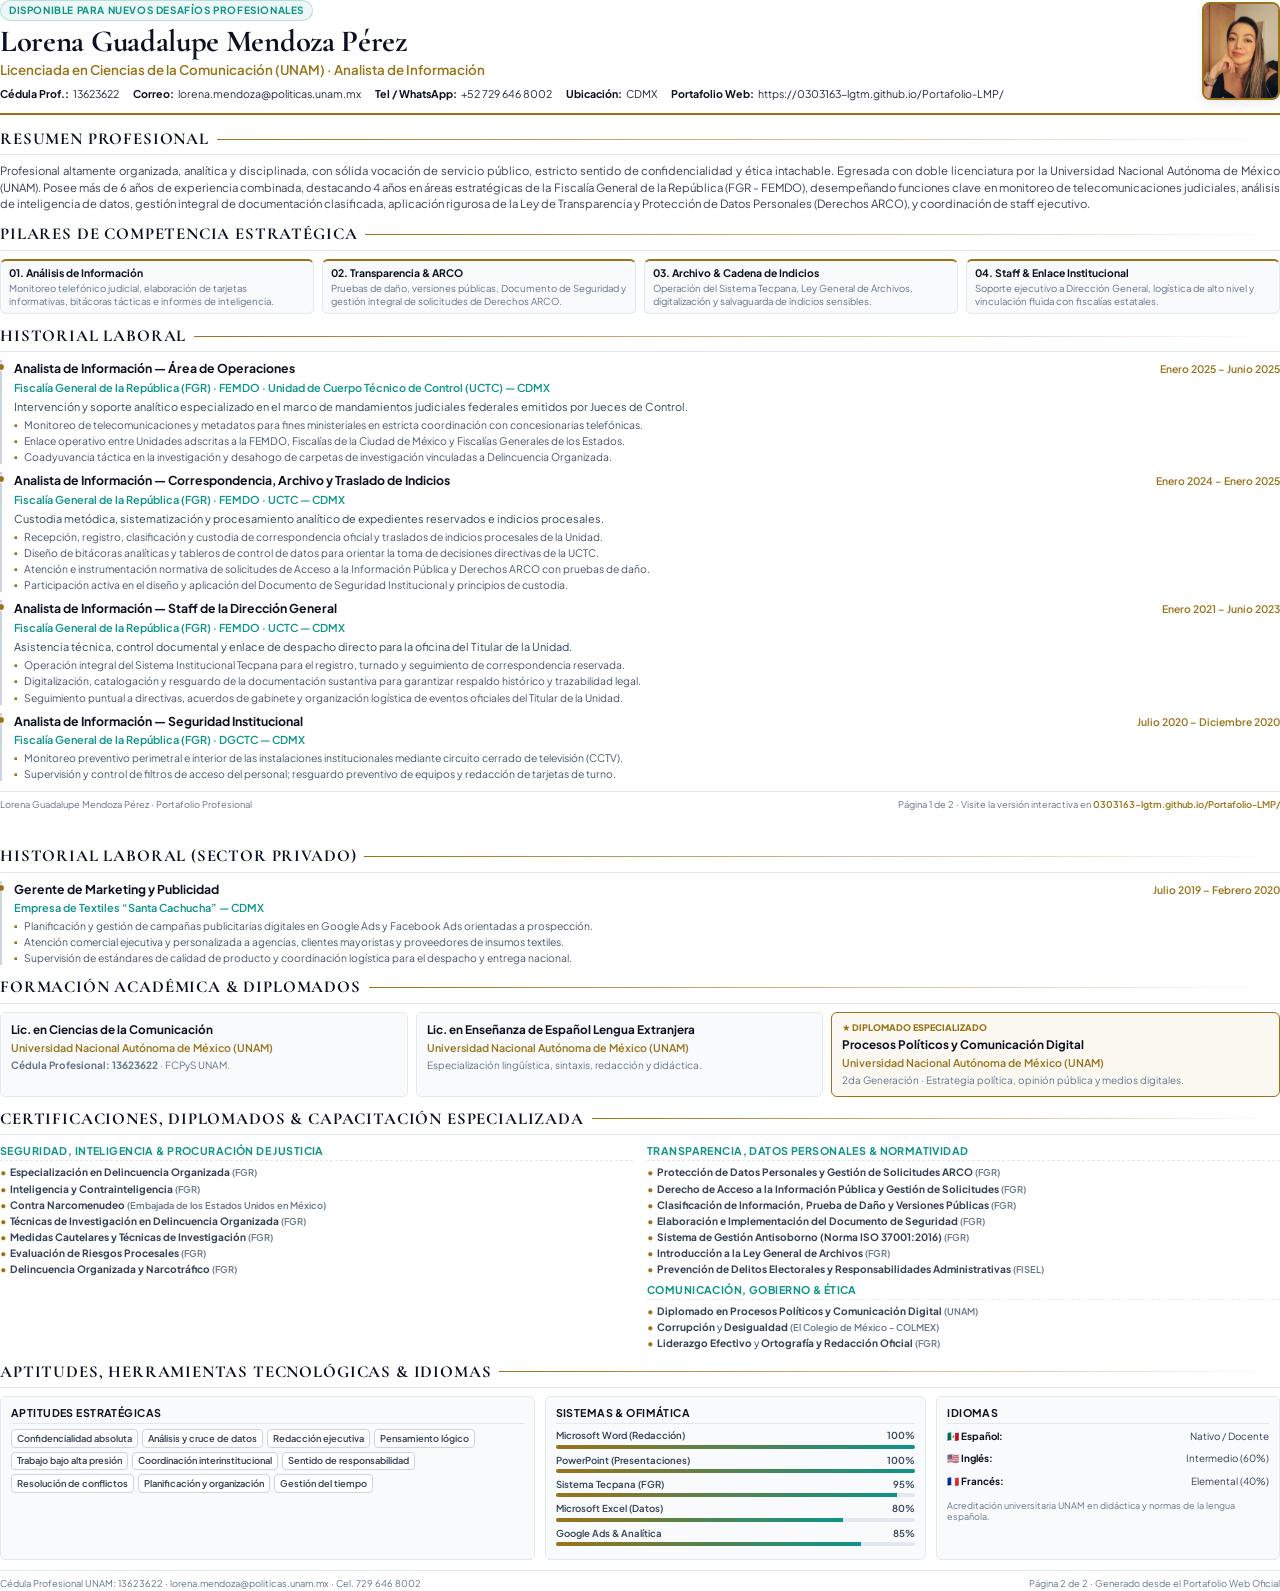
<file: cv-print.html>
<!DOCTYPE html>
<html lang="es">
<head>
  <meta charset="UTF-8">
  <meta name="viewport" content="width=device-width, initial-scale=1.0">
  <title>CV Ejecutivo — Lorena Guadalupe Mendoza Pérez</title>
  <link rel="preconnect" href="https://fonts.googleapis.com">
  <link rel="preconnect" href="https://fonts.gstatic.com" crossorigin>
  <link href="https://fonts.googleapis.com/css2?family=Cormorant+Garamond:ital,wght@0,500;0,600;0,700;1,400&family=Plus+Jakarta+Sans:wght@300;400;500;600;700;800&display=swap" rel="stylesheet">
  <style>
    @page {
      size: A4;
      margin: 10mm 12mm 12mm 12mm;
    }

    *, *::before, *::after {
      box-sizing: border-box;
      margin: 0;
      padding: 0;
    }

    body {
      font-family: 'Plus Jakarta Sans', -apple-system, BlinkMacSystemFont, sans-serif;
      color: #1e293b;
      background: #ffffff;
      line-height: 1.45;
      font-size: 8.8pt;
      -webkit-print-color-adjust: exact;
      print-color-adjust: exact;
    }

    /* Page container */
    .cv-page {
      width: 100%;
      background: #ffffff;
      position: relative;
    }

    .page-break {
      page-break-before: always;
      break-before: page;
      padding-top: 6mm;
    }

    /* Colors */
    :root {
      --primary: #0b1120;
      --secondary: #1e293b;
      --accent-gold: #9a7318;
      --accent-gold-bg: rgba(180, 138, 40, 0.08);
      --accent-teal: #0d9488;
      --accent-teal-bg: rgba(13, 148, 136, 0.08);
      --border-color: #e2e8f0;
      --text-muted: #64748b;
    }

    /* Header */
    .cv-header {
      display: flex;
      align-items: center;
      justify-content: space-between;
      gap: 16px;
      padding-bottom: 12px;
      border-bottom: 2px solid var(--accent-gold);
      margin-bottom: 12px;
    }

    .header-info {
      flex: 1;
    }

    .header-badge {
      display: inline-flex;
      align-items: center;
      gap: 6px;
      background: var(--accent-teal-bg);
      color: var(--accent-teal);
      font-size: 7.5pt;
      font-weight: 700;
      text-transform: uppercase;
      letter-spacing: 0.06em;
      padding: 2px 8px;
      border-radius: 999px;
      border: 1px solid rgba(13, 148, 136, 0.25);
      margin-bottom: 4px;
    }

    .candidate-name {
      font-family: 'Cormorant Garamond', Georgia, serif;
      font-size: 23pt;
      font-weight: 700;
      color: var(--primary);
      line-height: 1.1;
      letter-spacing: -0.01em;
    }

    .candidate-title {
      font-size: 10pt;
      font-weight: 600;
      color: var(--accent-gold);
      margin-top: 2px;
      margin-bottom: 6px;
    }

    .contact-strip {
      display: flex;
      flex-wrap: wrap;
      gap: 10px 14px;
      font-size: 8pt;
      color: var(--secondary);
    }

    .contact-item {
      display: inline-flex;
      align-items: center;
      gap: 4px;
    }

    .contact-item strong {
      color: var(--primary);
    }

    .header-photo-box {
      width: 78px;
      height: 98px;
      border-radius: 8px;
      overflow: hidden;
      border: 2px solid var(--accent-gold);
      box-shadow: 0 4px 10px rgba(0, 0, 0, 0.08);
      flex-shrink: 0;
      background: #f1f5f9;
    }

    .header-photo {
      width: 100%;
      height: 100%;
      object-fit: cover;
      object-position: center 20%;
      display: block;
    }

    /* Section Styling */
    .section-title {
      display: flex;
      align-items: center;
      gap: 8px;
      font-family: 'Cormorant Garamond', Georgia, serif;
      font-size: 12.5pt;
      font-weight: 700;
      color: var(--primary);
      text-transform: uppercase;
      letter-spacing: 0.05em;
      border-bottom: 1.5px solid var(--border-color);
      padding-bottom: 3px;
      margin-top: 10px;
      margin-bottom: 8px;
    }

    .section-title::after {
      content: '';
      flex: 1;
      height: 1px;
      background: linear-gradient(90deg, var(--accent-gold), transparent);
    }

    .summary-text {
      font-size: 8.5pt;
      color: #334155;
      line-height: 1.45;
      text-align: justify;
      margin-bottom: 8px;
    }

    /* Pillars Strip */
    .pillars-container {
      display: grid;
      grid-template-columns: repeat(4, 1fr);
      gap: 8px;
      margin-bottom: 10px;
    }

    .pillar-box {
      background: #f8fafc;
      border: 1px solid var(--border-color);
      border-top: 2.5px solid var(--accent-gold);
      border-radius: 6px;
      padding: 6px 8px;
    }

    .pillar-box h4 {
      font-size: 7.8pt;
      font-weight: 700;
      color: var(--primary);
      margin-bottom: 3px;
      line-height: 1.2;
    }

    .pillar-box p {
      font-size: 7.2pt;
      color: var(--text-muted);
      line-height: 1.3;
    }

    /* Experience Timeline Entries */
    .experience-list {
      display: flex;
      flex-direction: column;
      gap: 8px;
    }

    .job-item {
      position: relative;
      padding-left: 12px;
      border-left: 2px solid #cbd5e1;
    }

    .job-item::before {
      content: '';
      position: absolute;
      left: -5px;
      top: 3px;
      width: 8px;
      height: 8px;
      border-radius: 50%;
      background: var(--accent-gold);
      border: 1.5px solid #ffffff;
    }

    .job-header {
      display: flex;
      justify-content: space-between;
      align-items: baseline;
      margin-bottom: 2px;
    }

    .job-role {
      font-size: 9.2pt;
      font-weight: 700;
      color: var(--primary);
    }

    .job-dates {
      font-size: 7.8pt;
      font-weight: 600;
      color: var(--accent-gold);
    }

    .job-org {
      font-size: 8.2pt;
      font-weight: 600;
      color: var(--accent-teal);
      margin-bottom: 3px;
    }

    .job-desc {
      font-size: 8.2pt;
      color: #334155;
      margin-bottom: 4px;
      line-height: 1.4;
    }

    .job-bullets {
      list-style: none;
      display: flex;
      flex-direction: column;
      gap: 2px;
    }

    .job-bullets li {
      font-size: 7.8pt;
      color: #475569;
      position: relative;
      padding-left: 10px;
      line-height: 1.35;
    }

    .job-bullets li::before {
      content: '▪';
      position: absolute;
      left: 0;
      color: var(--accent-gold);
      font-size: 8pt;
    }

    /* Education Grid */
    .edu-list {
      display: grid;
      grid-template-columns: 1fr 1fr;
      gap: 8px;
      margin-bottom: 8px;
    }

    .edu-item {
      background: #f8fafc;
      border: 1px solid var(--border-color);
      border-radius: 6px;
      padding: 8px 10px;
    }

    .edu-title {
      font-size: 8.8pt;
      font-weight: 700;
      color: var(--primary);
      margin-bottom: 2px;
    }

    .edu-school {
      font-size: 8pt;
      font-weight: 600;
      color: var(--accent-gold);
      margin-bottom: 3px;
    }

    .edu-detail {
      font-size: 7.5pt;
      color: var(--text-muted);
    }

    /* Certifications Grid */
    .cert-columns {
      display: grid;
      grid-template-columns: 1fr 1fr;
      gap: 8px 14px;
      margin-bottom: 8px;
    }

    .cert-group-title {
      font-size: 8pt;
      font-weight: 700;
      text-transform: uppercase;
      letter-spacing: 0.04em;
      color: var(--accent-teal);
      margin-bottom: 4px;
      border-bottom: 1px dashed var(--border-color);
      padding-bottom: 2px;
    }

    .cert-list {
      list-style: none;
      display: flex;
      flex-direction: column;
      gap: 3px;
    }

    .cert-list li {
      font-size: 7.6pt;
      color: #334155;
      line-height: 1.3;
      padding-left: 10px;
      position: relative;
    }

    .cert-list li::before {
      content: '•';
      position: absolute;
      left: 0;
      color: var(--accent-gold);
      font-weight: bold;
    }

    .cert-issuer {
      color: var(--text-muted);
      font-size: 7pt;
      font-weight: 600;
    }

    /* Skills, Tools & Languages */
    .bottom-grid {
      display: grid;
      grid-template-columns: 1.4fr 1fr 0.9fr;
      gap: 10px;
      margin-top: 6px;
    }

    .bottom-box {
      background: #f8fafc;
      border: 1px solid var(--border-color);
      border-radius: 6px;
      padding: 8px 10px;
    }

    .bottom-box h4 {
      font-size: 8pt;
      font-weight: 700;
      color: var(--primary);
      text-transform: uppercase;
      letter-spacing: 0.04em;
      margin-bottom: 5px;
      border-bottom: 1px solid var(--border-color);
      padding-bottom: 3px;
    }

    .chips-cloud {
      display: flex;
      flex-wrap: wrap;
      gap: 4px;
    }

    .chip {
      background: #ffffff;
      border: 1px solid #cbd5e1;
      font-size: 7pt;
      font-weight: 600;
      color: #334155;
      padding: 1.5px 5px;
      border-radius: 4px;
    }

    .bar-row {
      display: flex;
      justify-content: space-between;
      font-size: 7.2pt;
      margin-bottom: 1.5px;
      font-weight: 600;
      color: #334155;
    }

    .mini-meter {
      height: 4px;
      background: #e2e8f0;
      border-radius: 2px;
      margin-bottom: 5px;
      overflow: hidden;
    }

    .mini-meter-fill {
      height: 100%;
      background: linear-gradient(90deg, var(--accent-gold), var(--accent-teal));
    }

    .lang-row {
      display: flex;
      justify-content: space-between;
      font-size: 7.4pt;
      margin-bottom: 3px;
      color: #334155;
    }

    .lang-row strong {
      color: var(--primary);
    }

    /* Footer of CV */
    .cv-footer {
      display: flex;
      align-items: center;
      justify-content: space-between;
      border-top: 1px solid var(--border-color);
      padding-top: 6px;
      margin-top: 10px;
      font-size: 7pt;
      color: var(--text-muted);
    }

    .cv-footer a {
      color: var(--accent-gold);
      text-decoration: none;
      font-weight: 600;
    }
  </style>
</head>
<body>

  <!-- ==================== PÁGINA 1 ==================== -->
  <div class="cv-page">
    <!-- Header -->
    <header class="cv-header">
      <div class="header-info">
        <div class="header-badge">Disponible para nuevos desafíos profesionales</div>
        <h1 class="candidate-name">Lorena Guadalupe Mendoza Pérez</h1>
        <div class="candidate-title">Licenciada en Ciencias de la Comunicación (UNAM) · Analista de Información</div>
        
        <div class="contact-strip">
          <div class="contact-item"><strong>Cédula Prof.:</strong> 13623622</div>
          <div class="contact-item"><strong>Correo:</strong> lorena.mendoza@politicas.unam.mx</div>
          <div class="contact-item"><strong>Tel / WhatsApp:</strong> +52 729 646 8002</div>
          <div class="contact-item"><strong>Ubicación:</strong> CDMX</div>
          <div class="contact-item"><strong>Portafolio Web:</strong> https://0303163-lgtm.github.io/Portafolio-LMP/</div>
        </div>
      </div>

      <div class="header-photo-box">
        <img src="assets/images/lorena-hero.jpg" alt="Lorena Guadalupe Mendoza Pérez" class="header-photo">
      </div>
    </header>

    <!-- Resumen Profesional -->
    <section>
      <h2 class="section-title">Resumen Profesional</h2>
      <p class="summary-text">
        Profesional altamente organizada, analítica y disciplinada, con sólida vocación de servicio público, estricto sentido de confidencialidad y ética intachable. Egresada con doble licenciatura por la Universidad Nacional Autónoma de México (UNAM). Posee más de 6 años de experiencia combinada, destacando 4 años en áreas estratégicas de la Fiscalía General de la República (FGR - FEMDO), desempeñando funciones clave en monitoreo de telecomunicaciones judiciales, análisis de inteligencia de datos, gestión integral de documentación clasificada, aplicación rigurosa de la Ley de Transparencia y Protección de Datos Personales (Derechos ARCO), y coordinación de staff ejecutivo.
      </p>
    </section>

    <!-- Pilares de Especialidad -->
    <section>
      <h2 class="section-title">Pilares de Competencia Estratégica</h2>
      <div class="pillars-container">
        <div class="pillar-box">
          <h4>01. Análisis de Información</h4>
          <p>Monitoreo telefónico judicial, elaboración de tarjetas informativas, bitácoras tácticas e informes de inteligencia.</p>
        </div>
        <div class="pillar-box">
          <h4>02. Transparencia & ARCO</h4>
          <p>Pruebas de daño, versiones públicas, Documento de Seguridad y gestión integral de solicitudes de Derechos ARCO.</p>
        </div>
        <div class="pillar-box">
          <h4>03. Archivo & Cadena de Indicios</h4>
          <p>Operación del Sistema Tecpana, Ley General de Archivos, digitalización y salvaguarda de indicios sensibles.</p>
        </div>
        <div class="pillar-box">
          <h4>04. Staff & Enlace Institucional</h4>
          <p>Soporte ejecutivo a Dirección General, logística de alto nivel y vinculación fluida con fiscalías estatales.</p>
        </div>
      </div>
    </section>

    <!-- Historial Laboral (Parte 1: FGR) -->
    <section>
      <h2 class="section-title">Historial Laboral</h2>
      <div class="experience-list">
        
        <!-- FGR Operaciones -->
        <div class="job-item">
          <div class="job-header">
            <span class="job-role">Analista de Información — Área de Operaciones</span>
            <span class="job-dates">Enero 2025 – Junio 2025</span>
          </div>
          <div class="job-org">Fiscalía General de la República (FGR) · FEMDO · Unidad de Cuerpo Técnico de Control (UCTC) — CDMX</div>
          <p class="job-desc">
            Intervención y soporte analítico especializado en el marco de mandamientos judiciales federales emitidos por Jueces de Control.
          </p>
          <ul class="job-bullets">
            <li>Monitoreo de telecomunicaciones y metadatos para fines ministeriales en estricta coordinación con concesionarias telefónicas.</li>
            <li>Enlace operativo entre Unidades adscritas a la FEMDO, Fiscalías de la Ciudad de México y Fiscalías Generales de los Estados.</li>
            <li>Coadyuvancia táctica en la investigación y desahogo de carpetas de investigación vinculadas a Delincuencia Organizada.</li>
          </ul>
        </div>

        <!-- FGR Archivo e Indicios -->
        <div class="job-item">
          <div class="job-header">
            <span class="job-role">Analista de Información — Correspondencia, Archivo y Traslado de Indicios</span>
            <span class="job-dates">Enero 2024 – Enero 2025</span>
          </div>
          <div class="job-org">Fiscalía General de la República (FGR) · FEMDO · UCTC — CDMX</div>
          <p class="job-desc">
            Custodia metódica, sistematización y procesamiento analítico de expedientes reservados e indicios procesales.
          </p>
          <ul class="job-bullets">
            <li>Recepción, registro, clasificación y custodia de correspondencia oficial y traslados de indicios procesales de la Unidad.</li>
            <li>Diseño de bitácoras analíticas y tableros de control de datos para orientar la toma de decisiones directivas de la UCTC.</li>
            <li>Atención e instrumentación normativa de solicitudes de Acceso a la Información Pública y Derechos ARCO con pruebas de daño.</li>
            <li>Participación activa en el diseño y aplicación del Documento de Seguridad Institucional y principios de custodia.</li>
          </ul>
        </div>

        <!-- FGR Staff Dirección General -->
        <div class="job-item">
          <div class="job-header">
            <span class="job-role">Analista de Información — Staff de la Dirección General</span>
            <span class="job-dates">Enero 2021 – Junio 2023</span>
          </div>
          <div class="job-org">Fiscalía General de la República (FGR) · FEMDO · UCTC — CDMX</div>
          <p class="job-desc">
            Asistencia técnica, control documental y enlace de despacho directo para la oficina del Titular de la Unidad.
          </p>
          <ul class="job-bullets">
            <li>Operación integral del Sistema Institucional Tecpana para el registro, turnado y seguimiento de correspondencia reservada.</li>
            <li>Digitalización, catalogación y resguardo de la documentación sustantiva para garantizar respaldo histórico y trazabilidad legal.</li>
            <li>Seguimiento puntual a directivas, acuerdos de gabinete y organización logística de eventos oficiales del Titular de la Unidad.</li>
          </ul>
        </div>

        <!-- FGR Seguridad Institucional -->
        <div class="job-item">
          <div class="job-header">
            <span class="job-role">Analista de Información — Seguridad Institucional</span>
            <span class="job-dates">Julio 2020 – Diciembre 2020</span>
          </div>
          <div class="job-org">Fiscalía General de la República (FGR) · DGCTC — CDMX</div>
          <ul class="job-bullets">
            <li>Monitoreo preventivo perimetral e interior de las instalaciones institucionales mediante circuito cerrado de televisión (CCTV).</li>
            <li>Supervisión y control de filtros de acceso del personal; resguardo preventivo de equipos y redacción de tarjetas de turno.</li>
          </ul>
        </div>

      </div>
    </section>

    <!-- Footer Página 1 -->
    <div class="cv-footer">
      <span>Lorena Guadalupe Mendoza Pérez · Portafolio Profesional</span>
      <span>Página 1 de 2 · Visite la versión interactiva en <a href="https://0303163-lgtm.github.io/Portafolio-LMP/">0303163-lgtm.github.io/Portafolio-LMP/</a></span>
    </div>
  </div>

  <!-- ==================== PÁGINA 2 ==================== -->
  <div class="cv-page page-break">
    
    <!-- Historial Laboral (Sector Privado) -->
    <section>
      <h2 class="section-title">Historial Laboral (Sector Privado)</h2>
      <div class="experience-list">
        <div class="job-item">
          <div class="job-header">
            <span class="job-role">Gerente de Marketing y Publicidad</span>
            <span class="job-dates">Julio 2019 – Febrero 2020</span>
          </div>
          <div class="job-org">Empresa de Textiles “Santa Cachucha” — CDMX</div>
          <ul class="job-bullets">
            <li>Planificación y gestión de campañas publicitarias digitales en Google Ads y Facebook Ads orientadas a prospección.</li>
            <li>Atención comercial ejecutiva y personalizada a agencias, clientes mayoristas y proveedores de insumos textiles.</li>
            <li>Supervisión de estándares de calidad de producto y coordinación logística para el despacho y entrega nacional.</li>
          </ul>
        </div>
      </div>
    </section>

    <!-- Formación Académica & Diplomados -->
    <section>
      <h2 class="section-title">Formación Académica & Diplomados</h2>
      <div class="edu-list" style="grid-template-columns: 1fr 1fr 1.1fr;">
        <div class="edu-item">
          <div class="edu-title">Lic. en Ciencias de la Comunicación</div>
          <div class="edu-school">Universidad Nacional Autónoma de México (UNAM)</div>
          <div class="edu-detail"><strong>Cédula Profesional: 13623622</strong> · FCPyS UNAM.</div>
        </div>
        <div class="edu-item">
          <div class="edu-title">Lic. en Enseñanza de Español Lengua Extranjera</div>
          <div class="edu-school">Universidad Nacional Autónoma de México (UNAM)</div>
          <div class="edu-detail">Especialización lingüística, sintaxis, redacción y didáctica.</div>
        </div>
        <div class="edu-item" style="border: 1.5px solid var(--accent-gold); background: rgba(180, 138, 40, 0.06);">
          <div style="font-size: 6.8pt; font-weight: 800; color: var(--accent-gold); text-transform: uppercase; margin-bottom: 2px;">★ Diplomado Especializado</div>
          <div class="edu-title" style="color: var(--primary);">Procesos Políticos y Comunicación Digital</div>
          <div class="edu-school">Universidad Nacional Autónoma de México (UNAM)</div>
          <div class="edu-detail">2da Generación · Estrategia política, opinión pública y medios digitales.</div>
        </div>
      </div>
    </section>

    <!-- Certificaciones, Diplomados y Cursos Clave -->
    <section>
      <h2 class="section-title">Certificaciones, Diplomados & Capacitación Especializada</h2>
      <div class="cert-columns">
        
        <!-- Columna 1 -->
        <div>
          <div class="cert-group-title">Seguridad, Inteligencia & Procuración de Justicia</div>
          <ul class="cert-list">
            <li><strong>Especialización en Delincuencia Organizada</strong> <span class="cert-issuer">(FGR)</span></li>
            <li><strong>Inteligencia y Contrainteligencia</strong> <span class="cert-issuer">(FGR)</span></li>
            <li><strong>Contra Narcomenudeo</strong> <span class="cert-issuer">(Embajada de los Estados Unidos en México)</span></li>
            <li><strong>Técnicas de Investigación en Delincuencia Organizada</strong> <span class="cert-issuer">(FGR)</span></li>
            <li><strong>Medidas Cautelares y Técnicas de Investigación</strong> <span class="cert-issuer">(FGR)</span></li>
            <li><strong>Evaluación de Riesgos Procesales</strong> <span class="cert-issuer">(FGR)</span></li>
            <li><strong>Delincuencia Organizada y Narcotráfico</strong> <span class="cert-issuer">(FGR)</span></li>
          </ul>
        </div>

        <!-- Columna 2 -->
        <div>
          <div class="cert-group-title">Transparencia, Datos Personales & Normatividad</div>
          <ul class="cert-list">
            <li><strong>Protección de Datos Personales y Gestión de Solicitudes ARCO</strong> <span class="cert-issuer">(FGR)</span></li>
            <li><strong>Derecho de Acceso a la Información Pública y Gestión de Solicitudes</strong> <span class="cert-issuer">(FGR)</span></li>
            <li><strong>Clasificación de Información, Prueba de Daño y Versiones Públicas</strong> <span class="cert-issuer">(FGR)</span></li>
            <li><strong>Elaboración e Implementación del Documento de Seguridad</strong> <span class="cert-issuer">(FGR)</span></li>
            <li><strong>Sistema de Gestión Antisoborno (Norma ISO 37001:2016)</strong> <span class="cert-issuer">(FGR)</span></li>
            <li><strong>Introducción a la Ley General de Archivos</strong> <span class="cert-issuer">(FGR)</span></li>
            <li><strong>Prevención de Delitos Electorales y Responsabilidades Administrativas</strong> <span class="cert-issuer">(FISEL)</span></li>
          </ul>

          <div class="cert-group-title" style="margin-top: 6px;">Comunicación, Gobierno & Ética</div>
          <ul class="cert-list">
            <li><strong>Diplomado en Procesos Políticos y Comunicación Digital</strong> <span class="cert-issuer">(UNAM)</span></li>
            <li><strong>Corrupción</strong> y <strong>Desigualdad</strong> <span class="cert-issuer">(El Colegio de México - COLMEX)</span></li>
            <li><strong>Liderazgo Efectivo</strong> y <strong>Ortografía y Redacción Oficial</strong> <span class="cert-issuer">(FGR)</span></li>
          </ul>
        </div>

      </div>
    </section>

    <!-- Aptitudes, Herramientas & Idiomas -->
    <section>
      <h2 class="section-title">Aptitudes, Herramientas Tecnológicas & Idiomas</h2>
      <div class="bottom-grid">
        
        <!-- Aptitudes -->
        <div class="bottom-box">
          <h4>Aptitudes Estratégicas</h4>
          <div class="chips-cloud">
            <span class="chip">Confidencialidad absoluta</span>
            <span class="chip">Análisis y cruce de datos</span>
            <span class="chip">Redacción ejecutiva</span>
            <span class="chip">Pensamiento lógico</span>
            <span class="chip">Trabajo bajo alta presión</span>
            <span class="chip">Coordinación interinstitucional</span>
            <span class="chip">Sentido de responsabilidad</span>
            <span class="chip">Resolución de conflictos</span>
            <span class="chip">Planificación y organización</span>
            <span class="chip">Gestión del tiempo</span>
          </div>
        </div>

        <!-- Herramientas -->
        <div class="bottom-box">
          <h4>Sistemas & Ofimática</h4>
          <div>
            <div class="bar-row"><span>Microsoft Word (Redacción)</span><span>100%</span></div>
            <div class="mini-meter"><div class="mini-meter-fill" style="width: 100%;"></div></div>

            <div class="bar-row"><span>PowerPoint (Presentaciones)</span><span>100%</span></div>
            <div class="mini-meter"><div class="mini-meter-fill" style="width: 100%;"></div></div>

            <div class="bar-row"><span>Sistema Tecpana (FGR)</span><span>95%</span></div>
            <div class="mini-meter"><div class="mini-meter-fill" style="width: 95%;"></div></div>

            <div class="bar-row"><span>Microsoft Excel (Datos)</span><span>80%</span></div>
            <div class="mini-meter"><div class="mini-meter-fill" style="width: 80%;"></div></div>

            <div class="bar-row"><span>Google Ads & Analítica</span><span>85%</span></div>
            <div class="mini-meter"><div class="mini-meter-fill" style="width: 85%;"></div></div>
          </div>
        </div>

        <!-- Idiomas -->
        <div class="bottom-box">
          <h4>Idiomas</h4>
          <div style="display: flex; flex-direction: column; gap: 5px;">
            <div class="lang-row">
              <span>🇲🇽 <strong>Español:</strong></span>
              <span>Nativo / Docente</span>
            </div>
            <div class="lang-row">
              <span>🇺🇸 <strong>Inglés:</strong></span>
              <span>Intermedio (60%)</span>
            </div>
            <div class="lang-row">
              <span>🇫🇷 <strong>Francés:</strong></span>
              <span>Elemental (40%)</span>
            </div>
            <p style="font-size: 6.8pt; color: var(--text-muted); margin-top: 4px; line-height: 1.25;">
              Acreditación universitaria UNAM en didáctica y normas de la lengua española.
            </p>
          </div>
        </div>

      </div>
    </section>

    <!-- Footer Página 2 -->
    <div class="cv-footer">
      <span>Cédula Profesional UNAM: 13623622 · lorena.mendoza@politicas.unam.mx · Cel. 729 646 8002</span>
      <span>Página 2 de 2 · Generado desde el Portafolio Web Oficial</span>
    </div>

  </div>

</body>
</html>
</file>
<file: styles.css>
/* ==========================================================================
   Lorena Guadalupe Mendoza Pérez - Portfolio Stylesheet
   Modern, Executive & Editorial Aesthetic (Dark / Light Mode)
   ========================================================================== */

:root {
  /* Fonts */
  --font-serif: 'Cormorant Garamond', Georgia, serif;
  --font-sans: 'Plus Jakarta Sans', -apple-system, BlinkMacSystemFont, 'Segoe UI', Roboto, sans-serif;

  /* Color Palette - Dark Theme (Default) */
  --bg-primary: #090d16;
  --bg-secondary: #0f1523;
  --bg-tertiary: #161e31;
  --bg-card: rgba(18, 25, 41, 0.75);
  --bg-card-hover: rgba(26, 36, 58, 0.85);
  --bg-glass: rgba(15, 21, 35, 0.7);
  --border-subtle: rgba(255, 255, 255, 0.08);
  --border-hover: rgba(212, 175, 55, 0.4);
  --border-focus: #d4af37;

  /* Accent & Highlights */
  --accent-gold: #d4af37;
  --accent-gold-light: #f3d086;
  --accent-gold-dark: #aa8522;
  --accent-gold-glow: rgba(212, 175, 55, 0.15);
  
  --accent-teal: #14b8a6;
  --accent-teal-glow: rgba(20, 184, 166, 0.15);
  
  --accent-blue: #38bdf8;

  /* Typography Colors */
  --text-primary: #f8fafc;
  --text-secondary: #cbd5e1;
  --text-muted: #64748b;
  --text-inverse: #090d16;

  /* Shadows & Glows */
  --shadow-sm: 0 2px 8px rgba(0, 0, 0, 0.3);
  --shadow-md: 0 8px 24px rgba(0, 0, 0, 0.4);
  --shadow-lg: 0 16px 40px rgba(0, 0, 0, 0.5);
  --shadow-glow: 0 0 30px rgba(212, 175, 55, 0.2);

  /* Transitions */
  --transition-fast: 0.2s cubic-bezier(0.4, 0, 0.2, 1);
  --transition-normal: 0.3s cubic-bezier(0.4, 0, 0.2, 1);
  --transition-smooth: 0.5s cubic-bezier(0.16, 1, 0.3, 1);

  /* Sizing & Radius */
  --radius-sm: 8px;
  --radius-md: 14px;
  --radius-lg: 22px;
  --radius-full: 9999px;

  --max-width: 1200px;
  --nav-height: 76px;
}

/* Light Theme Variables */
[data-theme="light"] {
  --bg-primary: #f8fafc;
  --bg-secondary: #f1f5f9;
  --bg-tertiary: #e2e8f0;
  --bg-card: rgba(255, 255, 255, 0.88);
  --bg-card-hover: rgba(255, 255, 255, 0.98);
  --bg-glass: rgba(248, 250, 252, 0.85);
  --border-subtle: rgba(15, 23, 42, 0.08);
  --border-hover: rgba(180, 138, 40, 0.5);
  --border-focus: #b48a28;

  --accent-gold: #b48a28;
  --accent-gold-light: #8b6a1a;
  --accent-gold-dark: #715512;
  --accent-gold-glow: rgba(180, 138, 40, 0.12);

  --accent-teal: #0d9488;
  --accent-teal-glow: rgba(13, 148, 136, 0.12);
  --accent-blue: #0284c7;

  --text-primary: #0f172a;
  --text-secondary: #334155;
  --text-muted: #64748b;
  --text-inverse: #f8fafc;

  --shadow-sm: 0 2px 8px rgba(0, 0, 0, 0.04);
  --shadow-md: 0 8px 24px rgba(15, 23, 42, 0.06);
  --shadow-lg: 0 16px 36px rgba(15, 23, 42, 0.1);
  --shadow-glow: 0 0 30px rgba(180, 138, 40, 0.15);
}

/* ==========================================================================
   Reset & Base Styles
   ========================================================================== */
*, *::before, *::after {
  box-sizing: border-box;
  margin: 0;
  padding: 0;
}

html {
  scroll-behavior: smooth;
  font-size: 16px;
}

body {
  font-family: var(--font-sans);
  background-color: var(--bg-primary);
  color: var(--text-primary);
  line-height: 1.65;
  overflow-x: hidden;
  transition: background-color var(--transition-normal), color var(--transition-normal);
  -webkit-font-smoothing: antialiased;
  -moz-osx-font-smoothing: grayscale;
}

/* Scroll Progress Bar */
.scroll-progress-bar {
  position: fixed;
  top: 0;
  left: 0;
  height: 3px;
  background: linear-gradient(90deg, var(--accent-gold), var(--accent-teal));
  width: 0%;
  z-index: 1100;
  transition: width 0.1s linear;
}

/* Custom Scrollbar */
::-webkit-scrollbar {
  width: 9px;
}
::-webkit-scrollbar-track {
  background: var(--bg-primary);
}
::-webkit-scrollbar-thumb {
  background: var(--bg-tertiary);
  border-radius: var(--radius-full);
  border: 2px solid var(--bg-primary);
}
::-webkit-scrollbar-thumb:hover {
  background: var(--accent-gold);
}

/* Selection */
::selection {
  background: var(--accent-gold);
  color: #000;
}

/* Container */
.container {
  width: 100%;
  max-width: var(--max-width);
  margin: 0 auto;
  padding: 0 1.5rem;
}

/* Typography Helpers */
h1, h2, h3, h4, h5, h6 {
  color: var(--text-primary);
  line-height: 1.25;
  font-weight: 700;
}

.text-gradient {
  background: linear-gradient(135deg, var(--accent-gold-light) 0%, var(--accent-gold) 60%, var(--accent-teal) 100%);
  -webkit-background-clip: text;
  -webkit-text-fill-color: transparent;
  display: inline-block;
}

.section-header {
  margin-bottom: 3.5rem;
}
.section-subtitle {
  font-size: 0.85rem;
  font-weight: 700;
  text-transform: uppercase;
  letter-spacing: 0.18em;
  color: var(--accent-gold);
  margin-bottom: 0.5rem;
  display: inline-block;
}
.section-title {
  font-family: var(--font-serif);
  font-size: clamp(2.2rem, 4vw, 3.2rem);
  font-weight: 600;
  letter-spacing: -0.01em;
  margin-bottom: 0.75rem;
}
.section-lead {
  font-size: 1.1rem;
  color: var(--text-secondary);
  max-width: 650px;
  margin: 0 auto;
}
.divider {
  width: 60px;
  height: 3px;
  background: linear-gradient(90deg, var(--accent-gold), var(--accent-teal));
  margin: 1rem auto 0;
  border-radius: var(--radius-full);
}
.text-center {
  text-align: center;
}

.section {
  padding: 6.5rem 0;
  position: relative;
}

/* Buttons */
.btn {
  display: inline-flex;
  align-items: center;
  justify-content: center;
  gap: 0.6rem;
  padding: 0.85rem 1.75rem;
  font-family: var(--font-sans);
  font-size: 0.95rem;
  font-weight: 600;
  border-radius: var(--radius-md);
  text-decoration: none;
  cursor: pointer;
  transition: all var(--transition-fast);
  border: 1px solid transparent;
  line-height: 1;
}

.btn-primary {
  background: linear-gradient(135deg, var(--accent-gold) 0%, var(--accent-gold-dark) 100%);
  color: #0b0f19;
  box-shadow: 0 4px 16px var(--accent-gold-glow);
}
.btn-primary:hover {
  transform: translateY(-2px);
  box-shadow: 0 8px 24px rgba(212, 175, 55, 0.35);
  background: linear-gradient(135deg, var(--accent-gold-light) 0%, var(--accent-gold) 100%);
}

.btn-secondary {
  background: var(--bg-tertiary);
  color: var(--text-primary);
  border-color: var(--border-subtle);
}
.btn-secondary:hover {
  background: var(--bg-card-hover);
  border-color: var(--border-hover);
  transform: translateY(-2px);
}

.btn-outline {
  background: transparent;
  color: var(--accent-gold);
  border-color: var(--accent-gold);
}
.btn-outline:hover {
  background: var(--accent-gold);
  color: #090d16;
}

.btn-ghost {
  background: rgba(255, 255, 255, 0.05);
  color: var(--text-secondary);
  border-color: var(--border-subtle);
}
.btn-ghost:hover {
  color: var(--text-primary);
  background: rgba(255, 255, 255, 0.1);
  border-color: var(--border-hover);
}

.btn-sm {
  padding: 0.55rem 1.1rem;
  font-size: 0.85rem;
  border-radius: var(--radius-sm);
}

.btn-block {
  width: 100%;
}

.btn-icon {
  background: var(--bg-card);
  border: 1px solid var(--border-subtle);
  color: var(--text-primary);
  width: 42px;
  height: 42px;
  border-radius: var(--radius-md);
  display: inline-flex;
  align-items: center;
  justify-content: center;
  cursor: pointer;
  transition: all var(--transition-fast);
}
.btn-icon:hover {
  border-color: var(--border-hover);
  background: var(--bg-tertiary);
}

/* ==========================================================================
   Navigation Bar
   ========================================================================== */
.navbar {
  position: fixed;
  top: 0;
  left: 0;
  right: 0;
  height: var(--nav-height);
  background: var(--bg-glass);
  backdrop-filter: blur(16px);
  -webkit-backdrop-filter: blur(16px);
  border-bottom: 1px solid var(--border-subtle);
  z-index: 1000;
  transition: all var(--transition-normal);
}

.navbar.scrolled {
  box-shadow: var(--shadow-md);
}

.nav-container {
  display: flex;
  align-items: center;
  justify-content: space-between;
  height: 100%;
}

.nav-brand {
  display: flex;
  align-items: center;
  gap: 0.85rem;
  text-decoration: none;
  color: var(--text-primary);
}

.brand-monogram {
  width: 44px;
  height: 44px;
  border-radius: var(--radius-md);
  background: linear-gradient(135deg, var(--accent-gold), var(--accent-teal));
  color: #090d16;
  font-family: var(--font-serif);
  font-weight: 700;
  font-size: 1.15rem;
  letter-spacing: 0.05em;
  display: flex;
  align-items: center;
  justify-content: center;
  box-shadow: 0 4px 12px var(--accent-gold-glow);
}

.brand-text {
  display: flex;
  flex-direction: column;
}

.brand-name {
  font-family: var(--font-serif);
  font-size: 1.25rem;
  font-weight: 600;
  letter-spacing: 0.02em;
  line-height: 1.1;
}

.brand-subtitle {
  font-size: 0.75rem;
  color: var(--accent-gold);
  letter-spacing: 0.08em;
  text-transform: uppercase;
  font-weight: 600;
}

.nav-menu {
  display: flex;
  align-items: center;
}

.nav-list {
  display: flex;
  align-items: center;
  gap: 1.5rem;
  list-style: none;
}

.nav-link {
  text-decoration: none;
  color: var(--text-secondary);
  font-size: 0.92rem;
  font-weight: 500;
  transition: color var(--transition-fast);
  position: relative;
  padding: 0.25rem 0;
}

.nav-link:hover,
.nav-link.active {
  color: var(--accent-gold);
}

.nav-link.active::after {
  content: '';
  position: absolute;
  bottom: -4px;
  left: 0;
  width: 100%;
  height: 2px;
  background: var(--accent-gold);
  border-radius: var(--radius-full);
}

.nav-actions {
  display: flex;
  align-items: center;
  gap: 0.85rem;
}

/* Theme Icon Switcher */
#themeToggle .sun-icon {
  display: none;
}
#themeToggle .moon-icon {
  display: block;
}

[data-theme="light"] #themeToggle .sun-icon {
  display: block;
}
[data-theme="light"] #themeToggle .moon-icon {
  display: none;
}

.mobile-menu-toggle {
  display: none;
  flex-direction: column;
  justify-content: center;
  gap: 5px;
  padding: 10px;
}

.hamburger-bar {
  width: 20px;
  height: 2px;
  background: var(--text-primary);
  border-radius: 2px;
  transition: all var(--transition-fast);
}

/* Mobile Nav Open States */
.mobile-menu-toggle.active .hamburger-bar:nth-child(1) {
  transform: translateY(7px) rotate(45deg);
}
.mobile-menu-toggle.active .hamburger-bar:nth-child(2) {
  opacity: 0;
}
.mobile-menu-toggle.active .hamburger-bar:nth-child(3) {
  transform: translateY(-7px) rotate(-45deg);
}

/* ==========================================================================
   Hero Section
   ========================================================================== */
.hero-section {
  min-height: 100vh;
  padding-top: calc(var(--nav-height) + 3rem);
  padding-bottom: 5rem;
  display: flex;
  flex-direction: column;
  justify-content: center;
  position: relative;
  overflow: hidden;
}

.ambient-glow {
  position: absolute;
  border-radius: 50%;
  filter: blur(120px);
  pointer-events: none;
  z-index: 0;
  opacity: 0.35;
}

.glow-1 {
  width: 500px;
  height: 500px;
  background: radial-gradient(circle, var(--accent-gold), transparent 70%);
  top: 10%;
  right: -100px;
  animation: pulseAmbient 10s ease-in-out infinite alternate;
}

.glow-2 {
  width: 450px;
  height: 450px;
  background: radial-gradient(circle, var(--accent-teal), transparent 70%);
  bottom: 5%;
  left: -100px;
  animation: pulseAmbient 12s ease-in-out infinite alternate-reverse;
}

@keyframes pulseAmbient {
  0% { transform: scale(0.9) translate(0, 0); opacity: 0.25; }
  100% { transform: scale(1.15) translate(30px, -20px); opacity: 0.45; }
}

.hero-container {
  display: grid;
  grid-template-columns: 1.25fr 1fr;
  align-items: center;
  gap: 3.5rem;
  position: relative;
  z-index: 1;
}

.status-pill {
  display: inline-flex;
  align-items: center;
  gap: 0.65rem;
  background: rgba(20, 184, 166, 0.12);
  border: 1px solid rgba(20, 184, 166, 0.35);
  color: var(--accent-teal);
  font-size: 0.82rem;
  font-weight: 600;
  padding: 0.4rem 1rem;
  border-radius: var(--radius-full);
  margin-bottom: 1.5rem;
}

.pulse-dot {
  width: 8px;
  height: 8px;
  background: var(--accent-teal);
  border-radius: 50%;
  position: relative;
  display: inline-block;
}
.pulse-dot::after {
  content: '';
  position: absolute;
  top: -3px;
  left: -3px;
  right: -3px;
  bottom: -3px;
  border-radius: 50%;
  border: 1.5px solid var(--accent-teal);
  animation: pulseRing 1.8s infinite;
}

@keyframes pulseRing {
  0% { transform: scale(0.8); opacity: 1; }
  100% { transform: scale(2.2); opacity: 0; }
}

.hero-title {
  font-family: var(--font-serif);
  font-size: clamp(2.8rem, 5.5vw, 4.4rem);
  font-weight: 600;
  line-height: 1.1;
  letter-spacing: -0.02em;
  margin-bottom: 1.25rem;
}

.hero-subtitle {
  font-size: 1.15rem;
  color: var(--text-secondary);
  line-height: 1.6;
  margin-bottom: 1rem;
}

.hero-lead {
  font-size: 1.02rem;
  color: var(--text-muted);
  line-height: 1.65;
  margin-bottom: 2rem;
}

.hero-cta-group {
  display: flex;
  flex-wrap: wrap;
  align-items: center;
  gap: 1rem;
  margin-bottom: 2.75rem;
}

/* Stats in Hero */
.hero-stats {
  display: grid;
  grid-template-columns: repeat(4, 1fr);
  gap: 1rem;
  padding-top: 1.75rem;
  border-top: 1px solid var(--border-subtle);
}

.stat-card {
  display: flex;
  flex-direction: column;
}

.stat-number {
  font-family: var(--font-serif);
  font-size: 1.9rem;
  font-weight: 700;
  color: var(--accent-gold);
  line-height: 1.1;
}

.stat-label {
  font-size: 0.78rem;
  color: var(--text-muted);
  margin-top: 0.25rem;
  line-height: 1.35;
}

/* Visual Representation in Hero */
.hero-visual {
  position: relative;
  display: flex;
  justify-content: center;
}

.visual-card-wrapper {
  position: relative;
  max-width: 430px;
  width: 100%;
}

.visual-card-frame {
  position: relative;
  border-radius: var(--radius-lg);
  padding: 10px;
  background: linear-gradient(135deg, rgba(212, 175, 55, 0.4), rgba(20, 184, 166, 0.2) 60%, rgba(255, 255, 255, 0.05));
  box-shadow: var(--shadow-lg), var(--shadow-glow);
  z-index: 2;
}

.visual-image-container {
  position: relative;
  border-radius: calc(var(--radius-lg) - 6px);
  overflow: hidden;
  aspect-ratio: 4 / 5;
  background: var(--bg-tertiary);
}

.hero-img {
  width: 100%;
  height: 100%;
  object-fit: cover;
  object-position: center 20%;
  display: block;
  transition: transform var(--transition-smooth);
}

.visual-card-frame:hover .hero-img {
  transform: scale(1.03);
}

.visual-overlay {
  position: absolute;
  inset: 0;
  background: linear-gradient(180deg, transparent 65%, rgba(9, 13, 22, 0.65) 100%);
  pointer-events: none;
}

/* Floating Badges */
.floating-badge {
  position: absolute;
  display: flex;
  align-items: center;
  gap: 0.75rem;
  padding: 0.75rem 1.15rem;
  background: var(--bg-card);
  backdrop-filter: blur(16px);
  -webkit-backdrop-filter: blur(16px);
  border: 1px solid var(--border-subtle);
  border-radius: var(--radius-md);
  box-shadow: var(--shadow-md);
  z-index: 4;
  animation: float 5s ease-in-out infinite;
}

.badge-top-right {
  top: -18px;
  right: -24px;
  animation-delay: 0s;
}

.badge-bottom-left {
  bottom: -20px;
  left: -24px;
  animation-delay: 2.5s;
}

@keyframes float {
  0%, 100% { transform: translateY(0); }
  50% { transform: translateY(-8px); }
}

.badge-icon {
  width: 38px;
  height: 38px;
  border-radius: var(--radius-sm);
  background: rgba(20, 184, 166, 0.15);
  color: var(--accent-teal);
  display: flex;
  align-items: center;
  justify-content: center;
  flex-shrink: 0;
}

.badge-icon.unam-icon {
  background: var(--accent-gold-glow);
  color: var(--accent-gold);
}

.badge-content {
  display: flex;
  flex-direction: column;
}

.badge-title {
  font-size: 0.85rem;
  font-weight: 700;
  color: var(--text-primary);
  line-height: 1.2;
}

.badge-desc {
  font-size: 0.74rem;
  color: var(--text-muted);
}

/* Decorative Rings */
.visual-decor-ring {
  position: absolute;
  border-radius: var(--radius-lg);
  border: 1px dashed var(--border-hover);
  inset: -15px;
  z-index: 1;
  pointer-events: none;
  opacity: 0.45;
}

.ring-2 {
  inset: -28px;
  opacity: 0.2;
}

/* Scroll Down Link */
.scroll-down-indicator {
  position: absolute;
  bottom: 1.5rem;
  left: 50%;
  transform: translateX(-50%);
  z-index: 2;
}

.scroll-down-indicator a {
  display: flex;
  flex-direction: column;
  align-items: center;
  gap: 0.35rem;
  text-decoration: none;
  color: var(--text-muted);
  font-size: 0.78rem;
  letter-spacing: 0.08em;
  text-transform: uppercase;
  font-weight: 600;
  transition: color var(--transition-fast);
}

.scroll-down-indicator a:hover {
  color: var(--accent-gold);
}

.scroll-down-indicator svg {
  animation: bounceDown 2s infinite;
}

@keyframes bounceDown {
  0%, 20%, 50%, 80%, 100% { transform: translateY(0); }
  40% { transform: translateY(6px); }
  60% { transform: translateY(3px); }
}

/* ==========================================================================
   Sobre Mí Section
   ========================================================================== */
.about-grid {
  display: grid;
  grid-template-columns: 1fr 1.3fr;
  gap: 4rem;
  align-items: center;
}

.about-visual {
  display: flex;
  flex-direction: column;
  gap: 1.5rem;
}

.about-img-box {
  position: relative;
  border-radius: var(--radius-lg);
  overflow: hidden;
  box-shadow: var(--shadow-md);
  border: 1px solid var(--border-subtle);
  background: var(--bg-tertiary);
}

.about-img {
  width: 100%;
  height: 400px;
  object-fit: cover;
  object-position: center 25%;
  display: block;
}

.about-img-caption {
  position: absolute;
  bottom: 0;
  left: 0;
  right: 0;
  padding: 1rem;
  background: linear-gradient(180deg, transparent, rgba(9, 13, 22, 0.85) 60%);
  color: #f8fafc;
  font-size: 0.85rem;
}

.quote-card {
  position: relative;
  background: var(--bg-card);
  border: 1px solid var(--border-subtle);
  border-left: 4px solid var(--accent-gold);
  border-radius: var(--radius-md);
  padding: 1.5rem 1.75rem;
  box-shadow: var(--shadow-sm);
}

.quote-mark {
  font-family: var(--font-serif);
  font-size: 3rem;
  line-height: 0.8;
  color: var(--accent-gold);
  opacity: 0.4;
  margin-bottom: 0.25rem;
}

.quote-text {
  font-family: var(--font-serif);
  font-style: italic;
  font-size: 1.15rem;
  color: var(--text-primary);
  line-height: 1.5;
  margin-bottom: 0.75rem;
}

.quote-author {
  font-size: 0.85rem;
  font-weight: 700;
  color: var(--accent-gold);
  letter-spacing: 0.05em;
}

.about-heading {
  font-family: var(--font-serif);
  font-size: 2.1rem;
  font-weight: 600;
  line-height: 1.3;
  margin-bottom: 1.5rem;
  color: var(--text-primary);
}

.about-description {
  font-size: 1.02rem;
  color: var(--text-secondary);
  line-height: 1.7;
  margin-bottom: 1.25rem;
}

.traits-grid {
  display: grid;
  grid-template-columns: 1fr 1fr;
  gap: 1.5rem;
  margin: 2rem 0;
}

.trait-item {
  display: flex;
  gap: 1rem;
}

.trait-icon {
  width: 44px;
  height: 44px;
  border-radius: var(--radius-sm);
  background: var(--bg-tertiary);
  border: 1px solid var(--border-subtle);
  color: var(--accent-gold);
  display: flex;
  align-items: center;
  justify-content: center;
  flex-shrink: 0;
}

.trait-title {
  font-size: 0.95rem;
  font-weight: 700;
  margin-bottom: 0.25rem;
}

.trait-desc {
  font-size: 0.84rem;
  color: var(--text-muted);
  line-height: 1.45;
}

.credentials-badge-strip {
  display: flex;
  flex-wrap: wrap;
  gap: 0.65rem;
  padding-top: 1.25rem;
  border-top: 1px solid var(--border-subtle);
}

.cred-chip {
  background: var(--bg-tertiary);
  color: var(--text-secondary);
  border: 1px solid var(--border-subtle);
  font-size: 0.82rem;
  font-weight: 600;
  padding: 0.4rem 0.85rem;
  border-radius: var(--radius-full);
}

/* ==========================================================================
   Pilares de Especialidad
   ========================================================================== */
.pillars-section {
  background: var(--bg-secondary);
}

.pillars-grid {
  display: grid;
  grid-template-columns: repeat(4, 1fr);
  gap: 1.5rem;
}

.pillar-card {
  position: relative;
  background: var(--bg-card);
  backdrop-filter: blur(12px);
  -webkit-backdrop-filter: blur(12px);
  border: 1px solid var(--border-subtle);
  border-radius: var(--radius-lg);
  padding: 2.25rem 1.75rem;
  display: flex;
  flex-direction: column;
  transition: all var(--transition-normal);
  overflow: hidden;
}

.pillar-card:hover {
  transform: translateY(-6px);
  border-color: var(--border-hover);
  box-shadow: var(--shadow-lg), var(--shadow-glow);
  background: var(--bg-card-hover);
}

.pillar-card.highlighted-pillar {
  border-color: rgba(212, 175, 55, 0.45);
  box-shadow: 0 8px 30px var(--accent-gold-glow);
}

.pillar-badge {
  position: absolute;
  top: 1.25rem;
  right: 1.25rem;
  background: var(--accent-gold);
  color: #0b0f19;
  font-size: 0.72rem;
  font-weight: 700;
  text-transform: uppercase;
  letter-spacing: 0.08em;
  padding: 0.25rem 0.65rem;
  border-radius: var(--radius-full);
}

.pillar-number {
  font-family: var(--font-serif);
  font-size: 1.5rem;
  font-weight: 700;
  color: var(--accent-gold);
  opacity: 0.6;
  margin-bottom: 1rem;
}

.pillar-icon {
  width: 58px;
  height: 58px;
  border-radius: var(--radius-md);
  background: var(--bg-tertiary);
  color: var(--accent-gold);
  display: flex;
  align-items: center;
  justify-content: center;
  margin-bottom: 1.5rem;
  border: 1px solid var(--border-subtle);
  transition: transform var(--transition-fast);
}

.pillar-card:hover .pillar-icon {
  transform: scale(1.08);
  border-color: var(--accent-gold);
}

.pillar-title {
  font-family: var(--font-serif);
  font-size: 1.45rem;
  font-weight: 600;
  line-height: 1.25;
  margin-bottom: 1rem;
}

.pillar-desc {
  font-size: 0.88rem;
  color: var(--text-secondary);
  line-height: 1.6;
  margin-bottom: 1.5rem;
  flex-grow: 1;
}

.pillar-points {
  list-style: none;
  border-top: 1px solid var(--border-subtle);
  padding-top: 1rem;
}

.pillar-points li {
  font-size: 0.82rem;
  color: var(--text-muted);
  position: relative;
  padding-left: 1.15rem;
  margin-bottom: 0.5rem;
  line-height: 1.4;
}

.pillar-points li::before {
  content: '▪';
  color: var(--accent-gold);
  position: absolute;
  left: 0;
  font-size: 1rem;
  line-height: 1;
}

/* ==========================================================================
   Experiencia Laboral Timeline
   ========================================================================== */
.filter-controls {
  display: flex;
  flex-wrap: wrap;
  justify-content: center;
  gap: 0.75rem;
  margin-bottom: 3.5rem;
}

.filter-btn {
  padding: 0.65rem 1.4rem;
  border-radius: var(--radius-full);
  background: var(--bg-card);
  border: 1px solid var(--border-subtle);
  color: var(--text-secondary);
  font-family: var(--font-sans);
  font-size: 0.88rem;
  font-weight: 600;
  cursor: pointer;
  transition: all var(--transition-fast);
}

.filter-btn:hover {
  border-color: var(--border-hover);
  color: var(--text-primary);
}

.filter-btn.active {
  background: var(--accent-gold);
  color: #090d16;
  border-color: var(--accent-gold);
  box-shadow: 0 4px 14px var(--accent-gold-glow);
}

.timeline-container {
  position: relative;
  max-width: 900px;
  margin: 0 auto;
  padding-left: 2.5rem;
}

.timeline-container::before {
  content: '';
  position: absolute;
  top: 10px;
  bottom: 10px;
  left: 8px;
  width: 2px;
  background: linear-gradient(180deg, var(--accent-gold), var(--accent-teal), transparent);
}

.timeline-card {
  position: relative;
  background: var(--bg-card);
  backdrop-filter: blur(12px);
  -webkit-backdrop-filter: blur(12px);
  border: 1px solid var(--border-subtle);
  border-radius: var(--radius-lg);
  padding: 2.25rem;
  margin-bottom: 2rem;
  transition: all var(--transition-normal);
}

.timeline-card:hover {
  transform: translateX(6px);
  border-color: var(--border-hover);
  box-shadow: var(--shadow-md);
}

.timeline-dot {
  position: absolute;
  top: 2.5rem;
  left: -2.5rem;
  transform: translateX(-50%);
  width: 18px;
  height: 18px;
  border-radius: 50%;
  background: var(--bg-primary);
  border: 3px solid var(--accent-gold);
  box-shadow: 0 0 10px var(--accent-gold-glow);
  z-index: 2;
  transition: all var(--transition-fast);
}

.timeline-card:hover .timeline-dot {
  background: var(--accent-gold);
  box-shadow: 0 0 16px var(--accent-gold);
}

.timeline-header {
  margin-bottom: 1.25rem;
}

.timeline-badge-group {
  display: flex;
  justify-content: space-between;
  align-items: center;
  flex-wrap: wrap;
  gap: 0.5rem;
  margin-bottom: 0.65rem;
}

.role-badge {
  background: rgba(212, 175, 55, 0.12);
  color: var(--accent-gold);
  font-size: 0.78rem;
  font-weight: 700;
  text-transform: uppercase;
  letter-spacing: 0.06em;
  padding: 0.3rem 0.75rem;
  border-radius: var(--radius-full);
}

.timeline-date {
  font-size: 0.85rem;
  color: var(--text-muted);
  font-weight: 600;
}

.timeline-role {
  font-family: var(--font-serif);
  font-size: 1.6rem;
  font-weight: 600;
  margin-bottom: 0.35rem;
}

.timeline-org {
  font-size: 1.05rem;
  color: var(--accent-teal);
  font-weight: 600;
  margin-bottom: 0.25rem;
}

.timeline-location {
  font-size: 0.82rem;
  color: var(--text-muted);
  display: inline-block;
}

.timeline-summary {
  font-size: 0.95rem;
  color: var(--text-secondary);
  line-height: 1.6;
  margin-bottom: 1rem;
}

.timeline-tasks {
  list-style: none;
  margin-bottom: 1.5rem;
}

.timeline-tasks li {
  font-size: 0.9rem;
  color: var(--text-secondary);
  position: relative;
  padding-left: 1.4rem;
  margin-bottom: 0.65rem;
  line-height: 1.5;
}

.timeline-tasks li::before {
  content: '✓';
  position: absolute;
  left: 0;
  color: var(--accent-gold);
  font-weight: 700;
}

.timeline-tags {
  display: flex;
  flex-wrap: wrap;
  gap: 0.5rem;
  border-top: 1px solid var(--border-subtle);
  padding-top: 1rem;
}

.timeline-tags span {
  font-size: 0.78rem;
  color: var(--text-muted);
  background: var(--bg-tertiary);
  padding: 0.25rem 0.65rem;
  border-radius: var(--radius-sm);
  border: 1px solid var(--border-subtle);
}

/* ==========================================================================
   Formación Académica
   ========================================================================== */
.education-section {
  background: var(--bg-secondary);
}

.education-grid {
  display: grid;
  grid-template-columns: repeat(3, 1fr);
  gap: 1.75rem;
  margin-bottom: 3.5rem;
}

.edu-card {
  background: var(--bg-card);
  backdrop-filter: blur(12px);
  -webkit-backdrop-filter: blur(12px);
  border: 1px solid var(--border-subtle);
  border-radius: var(--radius-lg);
  padding: 2.25rem 2rem;
  position: relative;
  transition: all var(--transition-normal);
  display: flex;
  flex-direction: column;
}

.edu-card:hover {
  transform: translateY(-4px);
  border-color: var(--border-hover);
  box-shadow: var(--shadow-lg);
}

.edu-card.featured-edu {
  border-color: rgba(212, 175, 55, 0.4);
  box-shadow: 0 8px 24px var(--accent-gold-glow);
}

.edu-card.featured-diplomado-card {
  border: 1.5px solid var(--accent-gold);
  background: linear-gradient(160deg, rgba(212, 175, 55, 0.12) 0%, var(--bg-card) 60%);
  box-shadow: 0 10px 30px var(--accent-gold-glow);
}

.diplomado-icon {
  background: linear-gradient(135deg, var(--accent-gold), var(--accent-teal)) !important;
  color: #0b0f19 !important;
}

.diplomado-stamp {
  background: var(--accent-gold) !important;
  color: #090d16 !important;
  font-weight: 800 !important;
}

.edu-icon-wrapper {
  display: flex;
  align-items: center;
  justify-content: space-between;
  margin-bottom: 1.5rem;
}

.edu-icon {
  width: 52px;
  height: 52px;
  border-radius: var(--radius-md);
  background: var(--accent-gold-glow);
  color: var(--accent-gold);
  display: flex;
  align-items: center;
  justify-content: center;
}

.edu-stamp {
  font-size: 0.75rem;
  font-weight: 700;
  text-transform: uppercase;
  letter-spacing: 0.08em;
  padding: 0.35rem 0.85rem;
  border-radius: var(--radius-full);
  background: var(--bg-tertiary);
  color: var(--accent-gold);
  border: 1px solid var(--border-subtle);
}

.edu-meta {
  margin-bottom: 0.5rem;
}

.edu-level {
  font-size: 0.82rem;
  font-weight: 700;
  text-transform: uppercase;
  letter-spacing: 0.06em;
  color: var(--accent-teal);
  display: block;
}

.edu-institution {
  font-size: 0.95rem;
  color: var(--text-muted);
}

.edu-degree {
  font-family: var(--font-serif);
  font-size: 1.75rem;
  font-weight: 600;
  line-height: 1.25;
  margin-bottom: 1rem;
}

.edu-desc {
  font-size: 0.92rem;
  color: var(--text-secondary);
  line-height: 1.6;
  margin-bottom: 1.5rem;
  flex-grow: 1;
}

.edu-footer {
  display: flex;
  flex-wrap: wrap;
  gap: 0.65rem;
  border-top: 1px solid var(--border-subtle);
  padding-top: 1.25rem;
}

.edu-badge {
  display: inline-flex;
  align-items: center;
  gap: 0.4rem;
  font-size: 0.82rem;
  font-weight: 600;
  color: var(--text-secondary);
  background: var(--bg-tertiary);
  padding: 0.35rem 0.75rem;
  border-radius: var(--radius-sm);
  border: 1px solid var(--border-subtle);
}

.edu-badge svg {
  color: var(--accent-gold);
}

/* Pathway Strip */
.pathway-strip {
  display: flex;
  align-items: center;
  justify-content: center;
  gap: 1.5rem;
  padding: 1.75rem;
  background: var(--bg-card);
  border-radius: var(--radius-md);
  border: 1px solid var(--border-subtle);
  flex-wrap: wrap;
}

.pathway-item {
  display: flex;
  flex-direction: column;
  text-align: center;
}

.pathway-year {
  font-size: 0.78rem;
  font-weight: 700;
  color: var(--accent-gold);
}

.pathway-title {
  font-size: 0.92rem;
  font-weight: 600;
  color: var(--text-primary);
}

.pathway-place {
  font-size: 0.8rem;
  color: var(--text-muted);
}

.pathway-arrow {
  color: var(--accent-gold);
  font-weight: 700;
  opacity: 0.5;
}

/* ==========================================================================
   Certificaciones & Cursos
   ========================================================================== */
.courses-toolbar {
  display: flex;
  flex-wrap: wrap;
  align-items: center;
  justify-content: space-between;
  gap: 1.25rem;
  margin-bottom: 2.5rem;
}

.courses-category-tabs {
  display: flex;
  flex-wrap: wrap;
  gap: 0.5rem;
}

.cert-tab {
  padding: 0.55rem 1.15rem;
  background: var(--bg-card);
  border: 1px solid var(--border-subtle);
  border-radius: var(--radius-full);
  color: var(--text-secondary);
  font-size: 0.85rem;
  font-weight: 600;
  cursor: pointer;
  transition: all var(--transition-fast);
}

.cert-tab:hover {
  color: var(--text-primary);
  border-color: var(--border-hover);
}

.cert-tab.active {
  background: var(--accent-gold);
  color: #090d16;
  border-color: var(--accent-gold);
}

.search-box {
  position: relative;
  min-width: 280px;
}

.search-box svg {
  position: absolute;
  left: 1rem;
  top: 50%;
  transform: translateY(-50%);
  color: var(--text-muted);
}

.search-box input {
  width: 100%;
  padding: 0.65rem 1rem 0.65rem 2.6rem;
  background: var(--bg-card);
  border: 1px solid var(--border-subtle);
  border-radius: var(--radius-full);
  color: var(--text-primary);
  font-family: var(--font-sans);
  font-size: 0.88rem;
  outline: none;
  transition: all var(--transition-fast);
}

.search-box input:focus {
  border-color: var(--accent-gold);
  box-shadow: 0 0 12px var(--accent-gold-glow);
}

.courses-grid {
  display: grid;
  grid-template-columns: repeat(auto-fill, minmax(280px, 1fr));
  gap: 1.25rem;
}

.course-card {
  background: var(--bg-card);
  border: 1px solid var(--border-subtle);
  border-radius: var(--radius-md);
  padding: 1.5rem;
  display: flex;
  flex-direction: column;
  transition: all var(--transition-normal);
}

.course-card:hover {
  transform: translateY(-3px);
  border-color: var(--border-hover);
  box-shadow: var(--shadow-sm);
}

.course-card.highlighted-course-card {
  border: 1.5px solid var(--accent-gold);
  background: linear-gradient(145deg, rgba(212, 175, 55, 0.12) 0%, var(--bg-card) 70%);
  box-shadow: 0 4px 18px var(--accent-gold-glow);
  position: relative;
}

.course-highlight-badge {
  display: inline-block;
  font-size: 0.72rem;
  font-weight: 800;
  color: #0b0f19;
  background: linear-gradient(135deg, var(--accent-gold-light), var(--accent-gold));
  padding: 0.2rem 0.65rem;
  border-radius: var(--radius-full);
  margin-bottom: 0.65rem;
  align-self: flex-start;
  letter-spacing: 0.04em;
}

.course-detail-summary {
  font-size: 0.8rem;
  color: var(--text-secondary);
  margin-top: 0.5rem;
  line-height: 1.45;
  border-top: 1px dashed var(--border-subtle);
  padding-top: 0.5rem;
}

.course-header {
  display: flex;
  align-items: center;
  justify-content: space-between;
  margin-bottom: 0.85rem;
}

.course-issuer-badge {
  font-size: 0.72rem;
  font-weight: 700;
  padding: 0.2rem 0.6rem;
  border-radius: var(--radius-sm);
  text-transform: uppercase;
}

.fgr-badge {
  background: rgba(20, 184, 166, 0.15);
  color: var(--accent-teal);
  border: 1px solid rgba(20, 184, 166, 0.3);
}

.unam-badge {
  background: rgba(212, 175, 55, 0.15);
  color: var(--accent-gold);
  border: 1px solid rgba(212, 175, 55, 0.3);
}

.colmex-badge {
  background: rgba(56, 189, 248, 0.15);
  color: var(--accent-blue);
  border: 1px solid rgba(56, 189, 248, 0.3);
}

.int-badge, .fisel-badge, .cert-iso-badge, .leg-badge {
  background: var(--bg-tertiary);
  color: var(--text-secondary);
  border: 1px solid var(--border-subtle);
}

.course-category-tag {
  font-size: 0.72rem;
  color: var(--text-muted);
}

.course-name {
  font-size: 0.95rem;
  font-weight: 600;
  line-height: 1.4;
  margin-bottom: 0.65rem;
  color: var(--text-primary);
  flex-grow: 1;
}

.course-institution {
  font-size: 0.8rem;
  color: var(--text-muted);
}

/* ==========================================================================
   Galería / Enfoque Humano
   ========================================================================== */
.gallery-section {
  background: linear-gradient(180deg, var(--bg-primary) 0%, var(--bg-secondary) 100%);
  padding: 5rem 0;
}

.gallery-wrapper {
  display: grid;
  grid-template-columns: 1.2fr 1fr;
  align-items: center;
  gap: 3.5rem;
  background: var(--bg-card);
  border: 1px solid var(--border-subtle);
  border-radius: var(--radius-lg);
  padding: 3rem;
  box-shadow: var(--shadow-md);
}

.gallery-desc {
  font-family: var(--font-serif);
  font-style: italic;
  font-size: 1.35rem;
  color: var(--text-primary);
  line-height: 1.5;
  margin-bottom: 2rem;
}

.contact-highlights {
  display: flex;
  flex-direction: column;
  gap: 1rem;
}

.highlight-item {
  display: flex;
  align-items: center;
  gap: 0.85rem;
  font-size: 0.95rem;
  color: var(--text-secondary);
}

.highlight-check {
  width: 26px;
  height: 26px;
  border-radius: 50%;
  background: rgba(20, 184, 166, 0.2);
  color: var(--accent-teal);
  display: flex;
  align-items: center;
  justify-content: center;
  font-weight: 700;
  font-size: 0.85rem;
  flex-shrink: 0;
}

.gallery-image-box {
  position: relative;
  border-radius: var(--radius-md);
  overflow: hidden;
  box-shadow: var(--shadow-md);
}

.gallery-img {
  width: 100%;
  height: 380px;
  object-fit: cover;
  object-position: center 25%;
  display: block;
}

/* ==========================================================================
   Aptitudes & Herramientas
   ========================================================================== */
.skills-grid {
  display: grid;
  grid-template-columns: 1fr 1fr 1fr;
  gap: 2rem;
}

.skill-category-card {
  background: var(--bg-card);
  backdrop-filter: blur(12px);
  -webkit-backdrop-filter: blur(12px);
  border: 1px solid var(--border-subtle);
  border-radius: var(--radius-lg);
  padding: 2.25rem 2rem;
  display: flex;
  flex-direction: column;
}

.category-header {
  display: flex;
  align-items: center;
  gap: 0.85rem;
  margin-bottom: 2rem;
  padding-bottom: 1rem;
  border-bottom: 1px solid var(--border-subtle);
}

.cat-icon {
  width: 44px;
  height: 44px;
  border-radius: var(--radius-sm);
  background: var(--accent-gold-glow);
  color: var(--accent-gold);
  display: flex;
  align-items: center;
  justify-content: center;
}

.cat-title {
  font-family: var(--font-serif);
  font-size: 1.45rem;
  font-weight: 600;
}

/* Skills Cloud */
.skill-tags-cloud {
  display: flex;
  flex-wrap: wrap;
  gap: 0.65rem;
}

.skill-tag {
  background: var(--bg-tertiary);
  color: var(--text-secondary);
  border: 1px solid var(--border-subtle);
  font-size: 0.85rem;
  font-weight: 500;
  padding: 0.45rem 0.85rem;
  border-radius: var(--radius-sm);
  transition: all var(--transition-fast);
}

.skill-tag:hover {
  background: var(--accent-gold);
  color: #090d16;
  border-color: var(--accent-gold);
  transform: translateY(-2px);
}

/* Progress List */
.progress-list {
  display: flex;
  flex-direction: column;
  gap: 1.25rem;
}

.progress-info {
  display: flex;
  justify-content: space-between;
  margin-bottom: 0.4rem;
  font-size: 0.85rem;
  font-weight: 600;
}

.progress-name {
  color: var(--text-secondary);
}

.progress-val {
  color: var(--accent-gold);
}

.progress-bar-bg {
  width: 100%;
  height: 8px;
  background: var(--bg-tertiary);
  border-radius: var(--radius-full);
  overflow: hidden;
}

.progress-bar-fill {
  height: 100%;
  background: linear-gradient(90deg, var(--accent-gold), var(--accent-teal));
  border-radius: var(--radius-full);
  transition: width 1.2s ease-in-out;
}

/* Language Cards */
.language-cards {
  display: flex;
  flex-direction: column;
  gap: 1.25rem;
}

.lang-card {
  background: var(--bg-tertiary);
  border: 1px solid var(--border-subtle);
  border-radius: var(--radius-md);
  padding: 1.25rem;
}

.lang-header {
  display: flex;
  align-items: center;
  gap: 0.85rem;
  margin-bottom: 0.5rem;
}

.lang-flag {
  font-size: 1.75rem;
  line-height: 1;
}

.lang-name {
  font-size: 1.05rem;
  font-weight: 700;
}

.lang-level {
  font-size: 0.78rem;
  color: var(--accent-teal);
  font-weight: 600;
  display: block;
}

.lang-desc {
  font-size: 0.82rem;
  color: var(--text-muted);
  line-height: 1.4;
  margin-bottom: 0.75rem;
}

.lang-meter {
  height: 6px;
  background: rgba(255, 255, 255, 0.08);
  border-radius: var(--radius-full);
  overflow: hidden;
}

.lang-meter-bar {
  height: 100%;
  background: var(--accent-gold);
  border-radius: var(--radius-full);
}

/* ==========================================================================
   Contacto Section
   ========================================================================== */
.contact-section {
  background: var(--bg-secondary);
}

.contact-grid {
  display: grid;
  grid-template-columns: 1fr 1.2fr;
  gap: 3.5rem;
}

.contact-info-title {
  font-family: var(--font-serif);
  font-size: 2rem;
  line-height: 1.3;
  margin-bottom: 1rem;
}

.contact-info-desc {
  font-size: 1rem;
  color: var(--text-secondary);
  line-height: 1.65;
  margin-bottom: 2rem;
}

.contact-cards-list {
  display: flex;
  flex-direction: column;
  gap: 1rem;
  margin-bottom: 2.25rem;
}

.contact-item-card {
  position: relative;
  display: flex;
  align-items: center;
  gap: 1.15rem;
  background: var(--bg-card);
  border: 1px solid var(--border-subtle);
  border-radius: var(--radius-md);
  padding: 1.15rem 1.4rem;
  transition: all var(--transition-fast);
}

.contact-item-card:hover {
  border-color: var(--border-hover);
  background: var(--bg-card-hover);
}

.contact-card-icon {
  width: 46px;
  height: 46px;
  border-radius: var(--radius-sm);
  background: var(--bg-tertiary);
  color: var(--accent-gold);
  display: flex;
  align-items: center;
  justify-content: center;
  flex-shrink: 0;
}

.contact-card-text {
  display: flex;
  flex-direction: column;
  flex-grow: 1;
}

.contact-card-label {
  font-size: 0.76rem;
  text-transform: uppercase;
  letter-spacing: 0.08em;
  color: var(--text-muted);
  font-weight: 700;
}

.contact-card-val {
  font-size: 0.95rem;
  font-weight: 600;
  color: var(--text-primary);
  text-decoration: none;
  transition: color var(--transition-fast);
  word-break: break-all;
}

.contact-card-val:hover {
  color: var(--accent-gold);
}

.btn-copy {
  background: var(--bg-tertiary);
  border: 1px solid var(--border-subtle);
  color: var(--text-muted);
  width: 36px;
  height: 36px;
  border-radius: var(--radius-sm);
  display: flex;
  align-items: center;
  justify-content: center;
  cursor: pointer;
  position: relative;
  transition: all var(--transition-fast);
  flex-shrink: 0;
}

.btn-copy:hover {
  color: var(--text-primary);
  border-color: var(--border-hover);
}

.copy-tooltip {
  position: absolute;
  top: -30px;
  left: 50%;
  transform: translateX(-50%);
  background: var(--accent-teal);
  color: #fff;
  font-size: 0.72rem;
  font-weight: 700;
  padding: 0.2rem 0.5rem;
  border-radius: 4px;
  opacity: 0;
  pointer-events: none;
  transition: opacity 0.2s ease;
  white-space: nowrap;
}

.copy-tooltip.show {
  opacity: 1;
}

.btn-whatsapp-direct {
  display: inline-flex;
  align-items: center;
  gap: 0.35rem;
  background: rgba(37, 211, 102, 0.15);
  color: #25d366;
  border: 1px solid rgba(37, 211, 102, 0.35);
  font-size: 0.8rem;
  font-weight: 700;
  padding: 0.4rem 0.85rem;
  border-radius: var(--radius-full);
  text-decoration: none;
  transition: all var(--transition-fast);
  flex-shrink: 0;
}

.btn-whatsapp-direct:hover {
  background: #25d366;
  color: #000;
}

/* CV Download Box */
.cv-download-box {
  background: linear-gradient(135deg, rgba(212, 175, 55, 0.15), rgba(20, 184, 166, 0.1));
  border: 1px solid rgba(212, 175, 55, 0.3);
  border-radius: var(--radius-md);
  padding: 1.5rem;
  display: flex;
  flex-direction: column;
  gap: 1.25rem;
}

.cv-download-info h4 {
  font-family: var(--font-serif);
  font-size: 1.3rem;
  margin-bottom: 0.3rem;
}

.cv-download-info p {
  font-size: 0.85rem;
  color: var(--text-secondary);
}

/* Form Panel */
.contact-form-panel {
  background: var(--bg-card);
  backdrop-filter: blur(16px);
  -webkit-backdrop-filter: blur(16px);
  border: 1px solid var(--border-subtle);
  border-radius: var(--radius-lg);
  padding: 2.75rem 2.25rem;
  box-shadow: var(--shadow-md);
}

.form-title {
  font-family: var(--font-serif);
  font-size: 1.85rem;
  margin-bottom: 0.4rem;
}

.form-subtitle {
  font-size: 0.88rem;
  color: var(--text-muted);
  margin-bottom: 2rem;
}

.contact-form {
  display: flex;
  flex-direction: column;
  gap: 1.25rem;
}

.form-row {
  display: grid;
  grid-template-columns: 1fr 1fr;
  gap: 1.25rem;
}

.form-group {
  display: flex;
  flex-direction: column;
  gap: 0.45rem;
}

.form-label {
  font-size: 0.82rem;
  font-weight: 600;
  color: var(--text-secondary);
}

.form-input, .form-select, .form-textarea {
  width: 100%;
  padding: 0.8rem 1rem;
  background: var(--bg-tertiary);
  border: 1px solid var(--border-subtle);
  border-radius: var(--radius-md);
  color: var(--text-primary);
  font-family: var(--font-sans);
  font-size: 0.92rem;
  outline: none;
  transition: all var(--transition-fast);
}

.form-input:focus, .form-select:focus, .form-textarea:focus {
  border-color: var(--accent-gold);
  box-shadow: 0 0 10px var(--accent-gold-glow);
  background: var(--bg-card-hover);
}

.form-textarea {
  resize: vertical;
  min-height: 110px;
}

/* ==========================================================================
   Footer
   ========================================================================== */
.footer {
  background: var(--bg-primary);
  border-top: 1px solid var(--border-subtle);
  padding: 4rem 0 2.5rem;
}

.footer-top {
  display: flex;
  align-items: center;
  justify-content: space-between;
  flex-wrap: wrap;
  gap: 2rem;
  padding-bottom: 2.5rem;
  border-bottom: 1px solid var(--border-subtle);
}

.footer-brand {
  display: flex;
  align-items: center;
  gap: 1rem;
}

.footer-name {
  font-family: var(--font-serif);
  font-size: 1.35rem;
}

.footer-tagline {
  font-size: 0.82rem;
  color: var(--text-muted);
}

.footer-quick-links {
  display: flex;
  flex-wrap: wrap;
  gap: 1.5rem;
}

.footer-quick-links a {
  text-decoration: none;
  color: var(--text-secondary);
  font-size: 0.88rem;
  font-weight: 500;
  transition: color var(--transition-fast);
}

.footer-quick-links a:hover {
  color: var(--accent-gold);
}

.footer-bottom {
  display: flex;
  align-items: center;
  justify-content: space-between;
  flex-wrap: wrap;
  gap: 1rem;
  padding-top: 2rem;
  font-size: 0.82rem;
  color: var(--text-muted);
}

/* ==========================================================================
   CV Modal
   ========================================================================== */
.modal-overlay {
  position: fixed;
  inset: 0;
  background: rgba(0, 0, 0, 0.75);
  backdrop-filter: blur(8px);
  -webkit-backdrop-filter: blur(8px);
  z-index: 2000;
  display: flex;
  align-items: center;
  justify-content: center;
  padding: 1.5rem;
  opacity: 0;
  pointer-events: none;
  transition: opacity var(--transition-normal);
}

.modal-overlay.open {
  opacity: 1;
  pointer-events: auto;
}

.modal-container {
  background: var(--bg-secondary);
  border: 1px solid var(--border-subtle);
  border-radius: var(--radius-lg);
  width: 100%;
  max-width: 900px;
  height: 85vh;
  display: flex;
  flex-direction: column;
  overflow: hidden;
  box-shadow: var(--shadow-lg);
  transform: translateY(20px) scale(0.98);
  transition: transform var(--transition-normal);
}

.modal-overlay.open .modal-container {
  transform: translateY(0) scale(1);
}

.modal-header {
  display: flex;
  align-items: center;
  justify-content: space-between;
  padding: 1.2rem 1.75rem;
  background: var(--bg-tertiary);
  border-bottom: 1px solid var(--border-subtle);
}

.modal-title-group {
  display: flex;
  align-items: center;
  gap: 0.75rem;
  color: var(--accent-gold);
}

.modal-title-group h3 {
  font-size: 1rem;
  font-weight: 600;
  color: var(--text-primary);
}

.modal-actions {
  display: flex;
  align-items: center;
  gap: 0.75rem;
}

.modal-close-btn {
  background: transparent;
  border: none;
  color: var(--text-muted);
  cursor: pointer;
  width: 32px;
  height: 32px;
  display: flex;
  align-items: center;
  justify-content: center;
  border-radius: var(--radius-sm);
  transition: all var(--transition-fast);
}

.modal-close-btn:hover {
  background: rgba(255, 255, 255, 0.1);
  color: var(--text-primary);
}

.modal-body {
  flex-grow: 1;
  background: #333;
}

.cv-iframe {
  width: 100%;
  height: 100%;
  border: none;
}

/* ==========================================================================
   Toast Notification
   ========================================================================== */
.toast-notification {
  position: fixed;
  bottom: 2rem;
  right: 2rem;
  background: var(--bg-card);
  backdrop-filter: blur(12px);
  -webkit-backdrop-filter: blur(12px);
  border: 1px solid var(--accent-teal);
  box-shadow: var(--shadow-lg);
  border-radius: var(--radius-md);
  padding: 0.85rem 1.4rem;
  display: flex;
  align-items: center;
  gap: 0.75rem;
  color: var(--text-primary);
  z-index: 3000;
  transform: translateY(100px);
  opacity: 0;
  pointer-events: none;
  transition: all var(--transition-normal);
}

.toast-notification.show {
  transform: translateY(0);
  opacity: 1;
  pointer-events: auto;
}

.toast-icon {
  width: 24px;
  height: 24px;
  border-radius: 50%;
  background: var(--accent-teal);
  color: #fff;
  font-size: 0.85rem;
  font-weight: 700;
  display: flex;
  align-items: center;
  justify-content: center;
}

/* ==========================================================================
   Animations
   ========================================================================== */
@keyframes fadeIn {
  from { opacity: 0; }
  to { opacity: 1; }
}

@keyframes fadeInUp {
  from { opacity: 0; transform: translateY(24px); }
  to { opacity: 1; transform: translateY(0); }
}

@keyframes fadeInRight {
  from { opacity: 0; transform: translateX(30px); }
  to { opacity: 1; transform: translateX(0); }
}

.animate-fade-in { animation: fadeIn 0.8s ease forwards; }
.animate-fade-in-up { animation: fadeInUp 0.9s cubic-bezier(0.16, 1, 0.3, 1) forwards; }
.animate-fade-in-right { animation: fadeInRight 0.9s cubic-bezier(0.16, 1, 0.3, 1) forwards; }

.delay-1 { animation-delay: 0.15s; }
.delay-2 { animation-delay: 0.3s; }
.delay-3 { animation-delay: 0.45s; }
.delay-4 { animation-delay: 0.6s; }
.delay-5 { animation-delay: 0.75s; }

/* ==========================================================================
   Responsive Breakpoints
   ========================================================================== */
@media (max-width: 1024px) {
  .hero-container {
    grid-template-columns: 1fr;
    text-align: center;
    gap: 3rem;
  }

  .status-pill {
    margin-left: auto;
    margin-right: auto;
  }

  .hero-cta-group {
    justify-content: center;
  }

  .hero-stats {
    grid-template-columns: repeat(2, 1fr);
    gap: 1.5rem;
  }

  .about-grid {
    grid-template-columns: 1fr;
    gap: 3rem;
  }

  .pillars-grid {
    grid-template-columns: repeat(2, 1fr);
  }

  .skills-grid {
    grid-template-columns: 1fr;
  }

  .gallery-wrapper {
    grid-template-columns: 1fr;
    text-align: center;
  }

  .contact-grid {
    grid-template-columns: 1fr;
  }

  .floating-badge {
    position: static;
    margin-top: 1rem;
    animation: none;
  }

  .visual-card-wrapper {
    max-width: 360px;
    margin: 0 auto;
  }
}

@media (max-width: 768px) {
  .nav-menu {
    position: fixed;
    top: var(--nav-height);
    left: 0;
    right: 0;
    background: var(--bg-secondary);
    border-bottom: 1px solid var(--border-subtle);
    padding: 2rem 1.5rem;
    flex-direction: column;
    transform: translateY(-120%);
    opacity: 0;
    pointer-events: none;
    transition: all var(--transition-normal);
  }

  .nav-menu.open {
    transform: translateY(0);
    opacity: 1;
    pointer-events: auto;
  }

  .nav-list {
    flex-direction: column;
    width: 100%;
    gap: 1.25rem;
  }

  .nav-link {
    font-size: 1.05rem;
    display: block;
    width: 100%;
  }

  .mobile-menu-toggle {
    display: flex;
  }

  .nav-cv-btn {
    display: none;
  }

  .pillars-grid {
    grid-template-columns: 1fr;
  }

  .education-grid {
    grid-template-columns: 1fr;
  }

  .form-row {
    grid-template-columns: 1fr;
  }

  .courses-toolbar {
    flex-direction: column;
    align-items: stretch;
  }

  .search-box {
    width: 100%;
  }

  .footer-top {
    flex-direction: column;
    align-items: flex-start;
  }

  .footer-bottom {
    flex-direction: column;
    text-align: center;
  }
}
</file>
